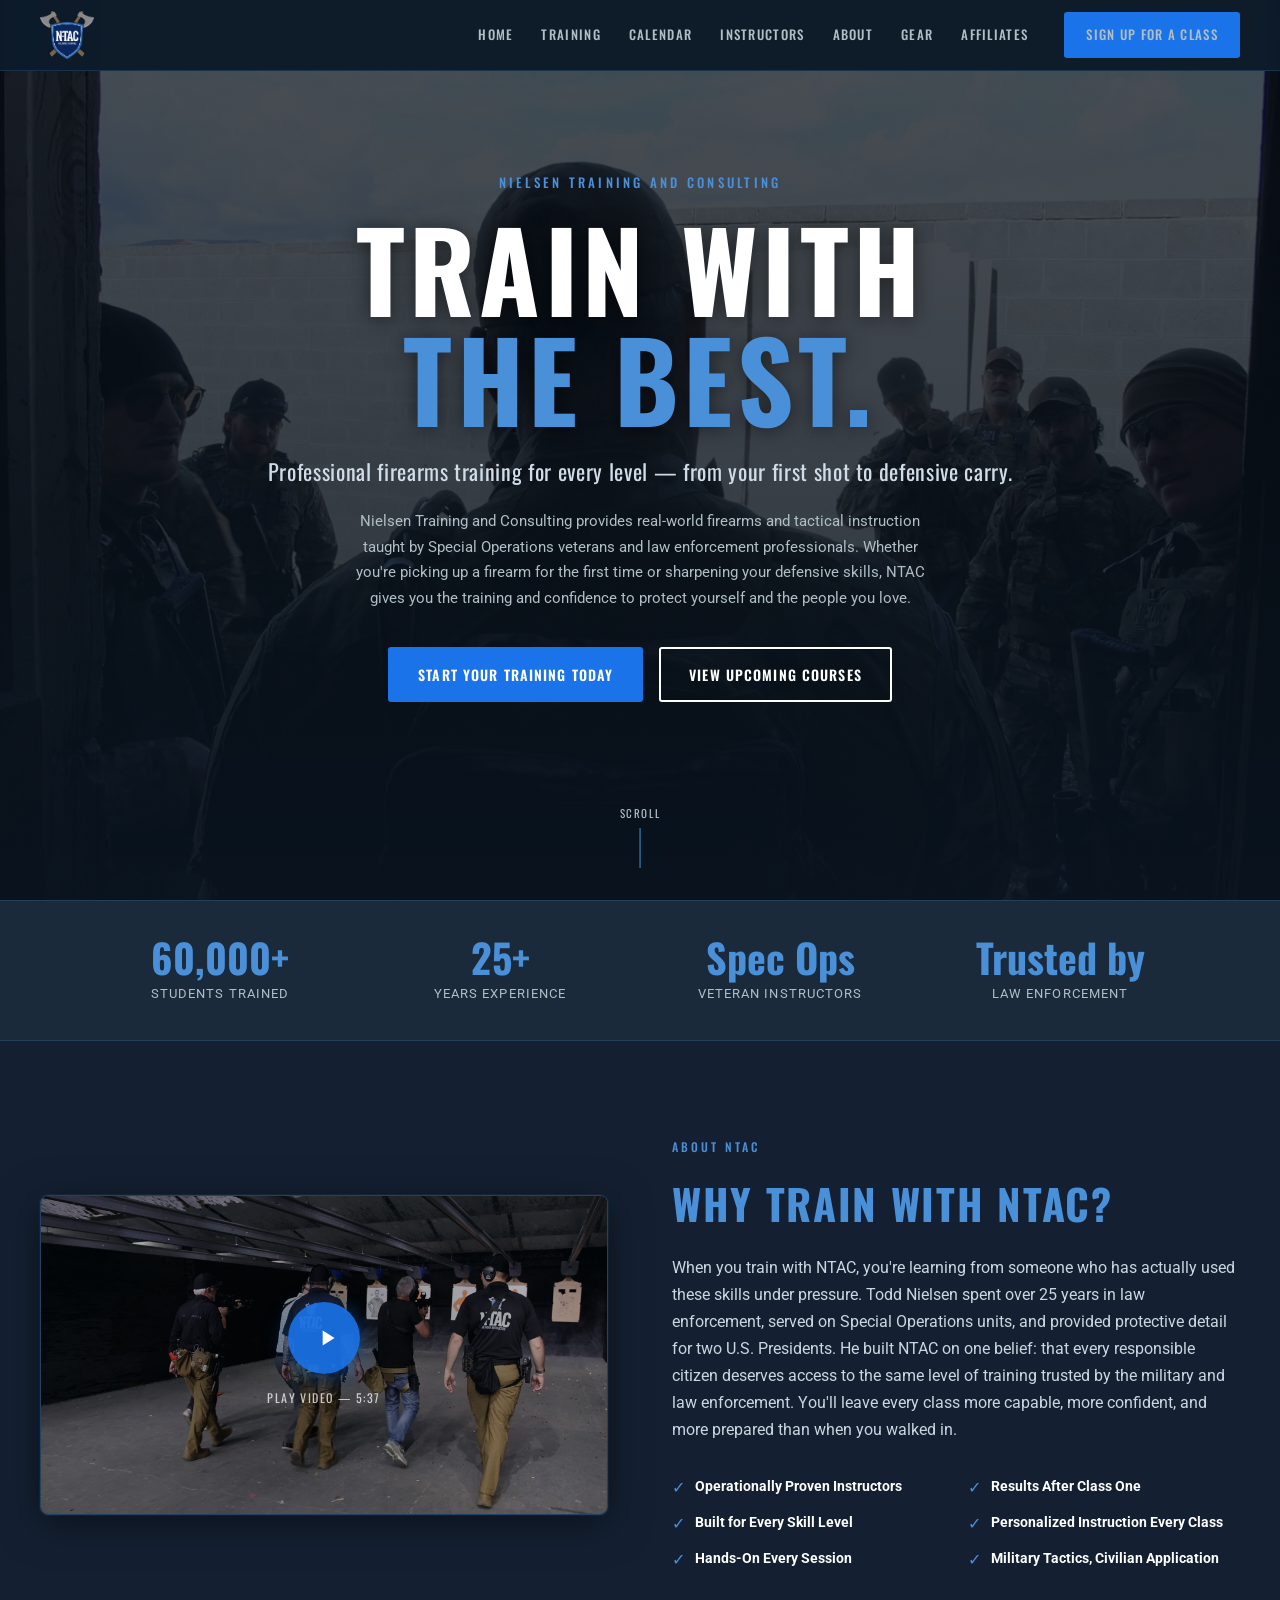
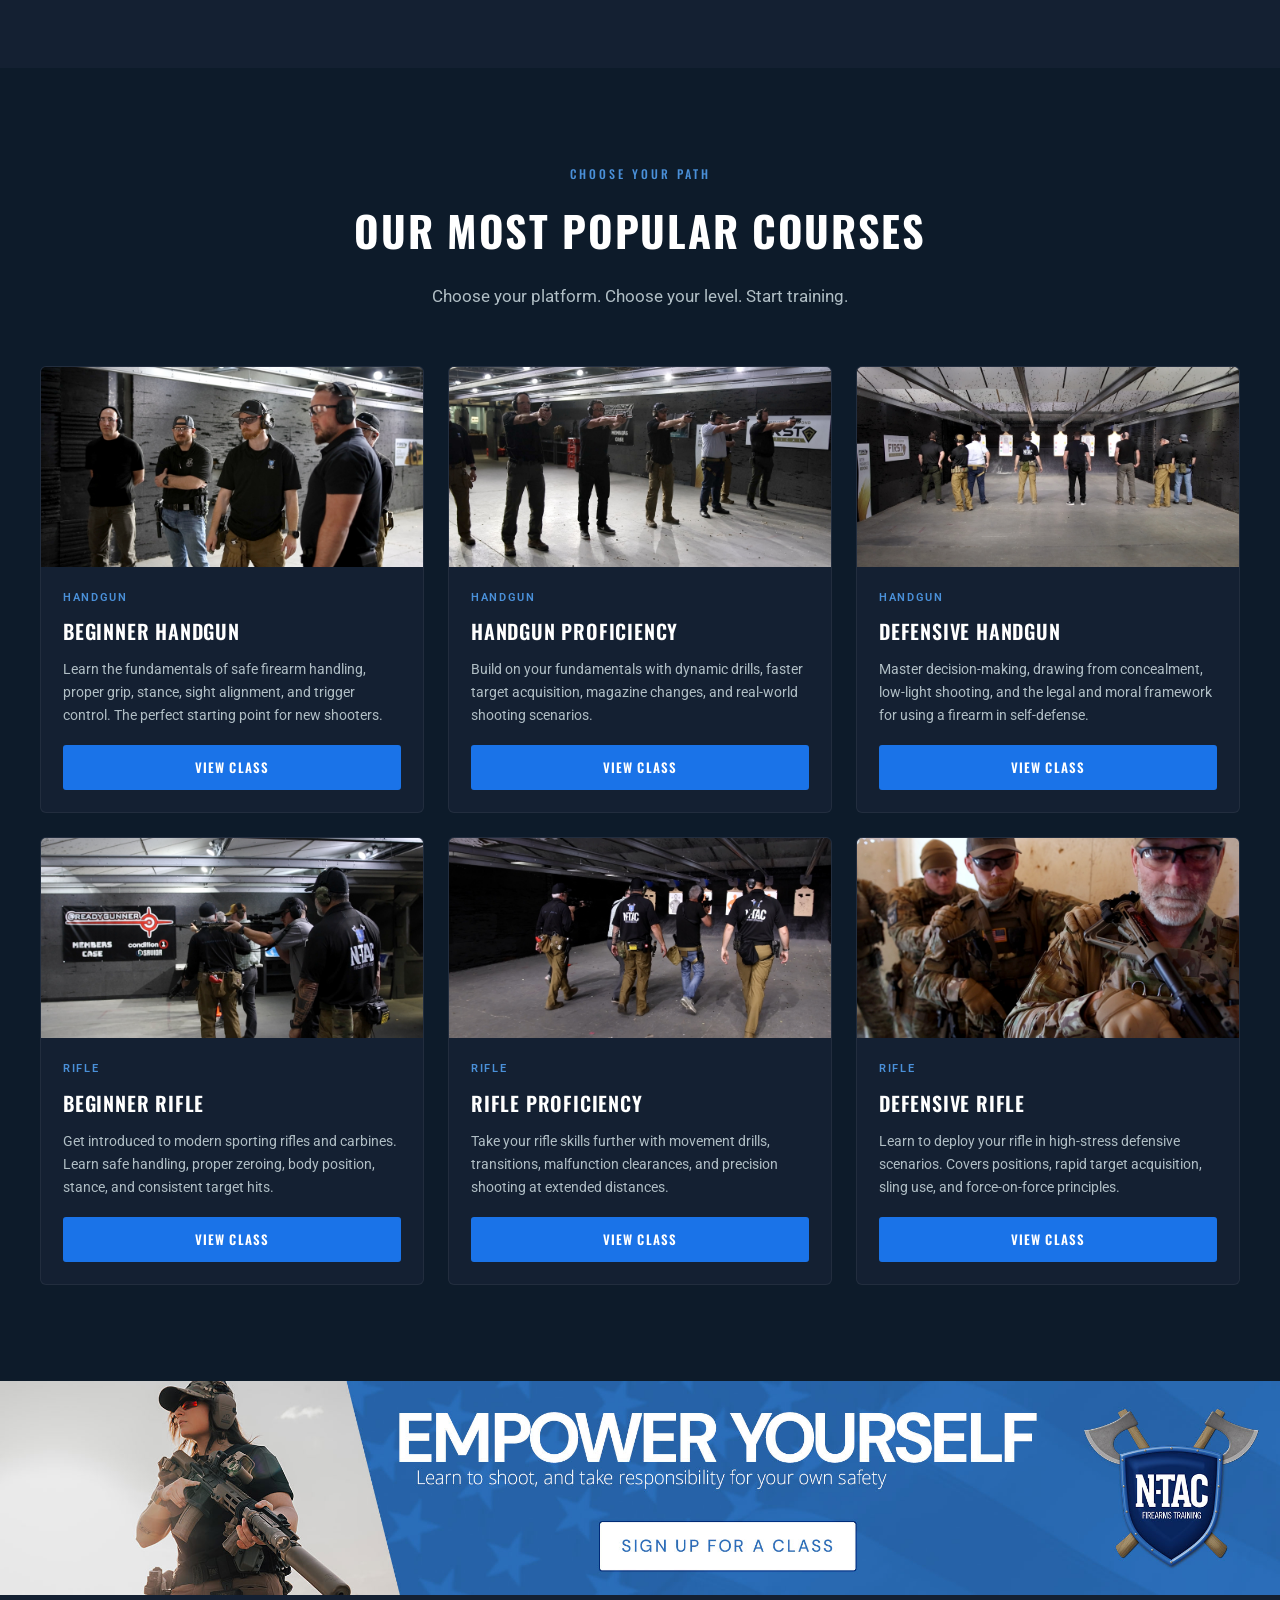
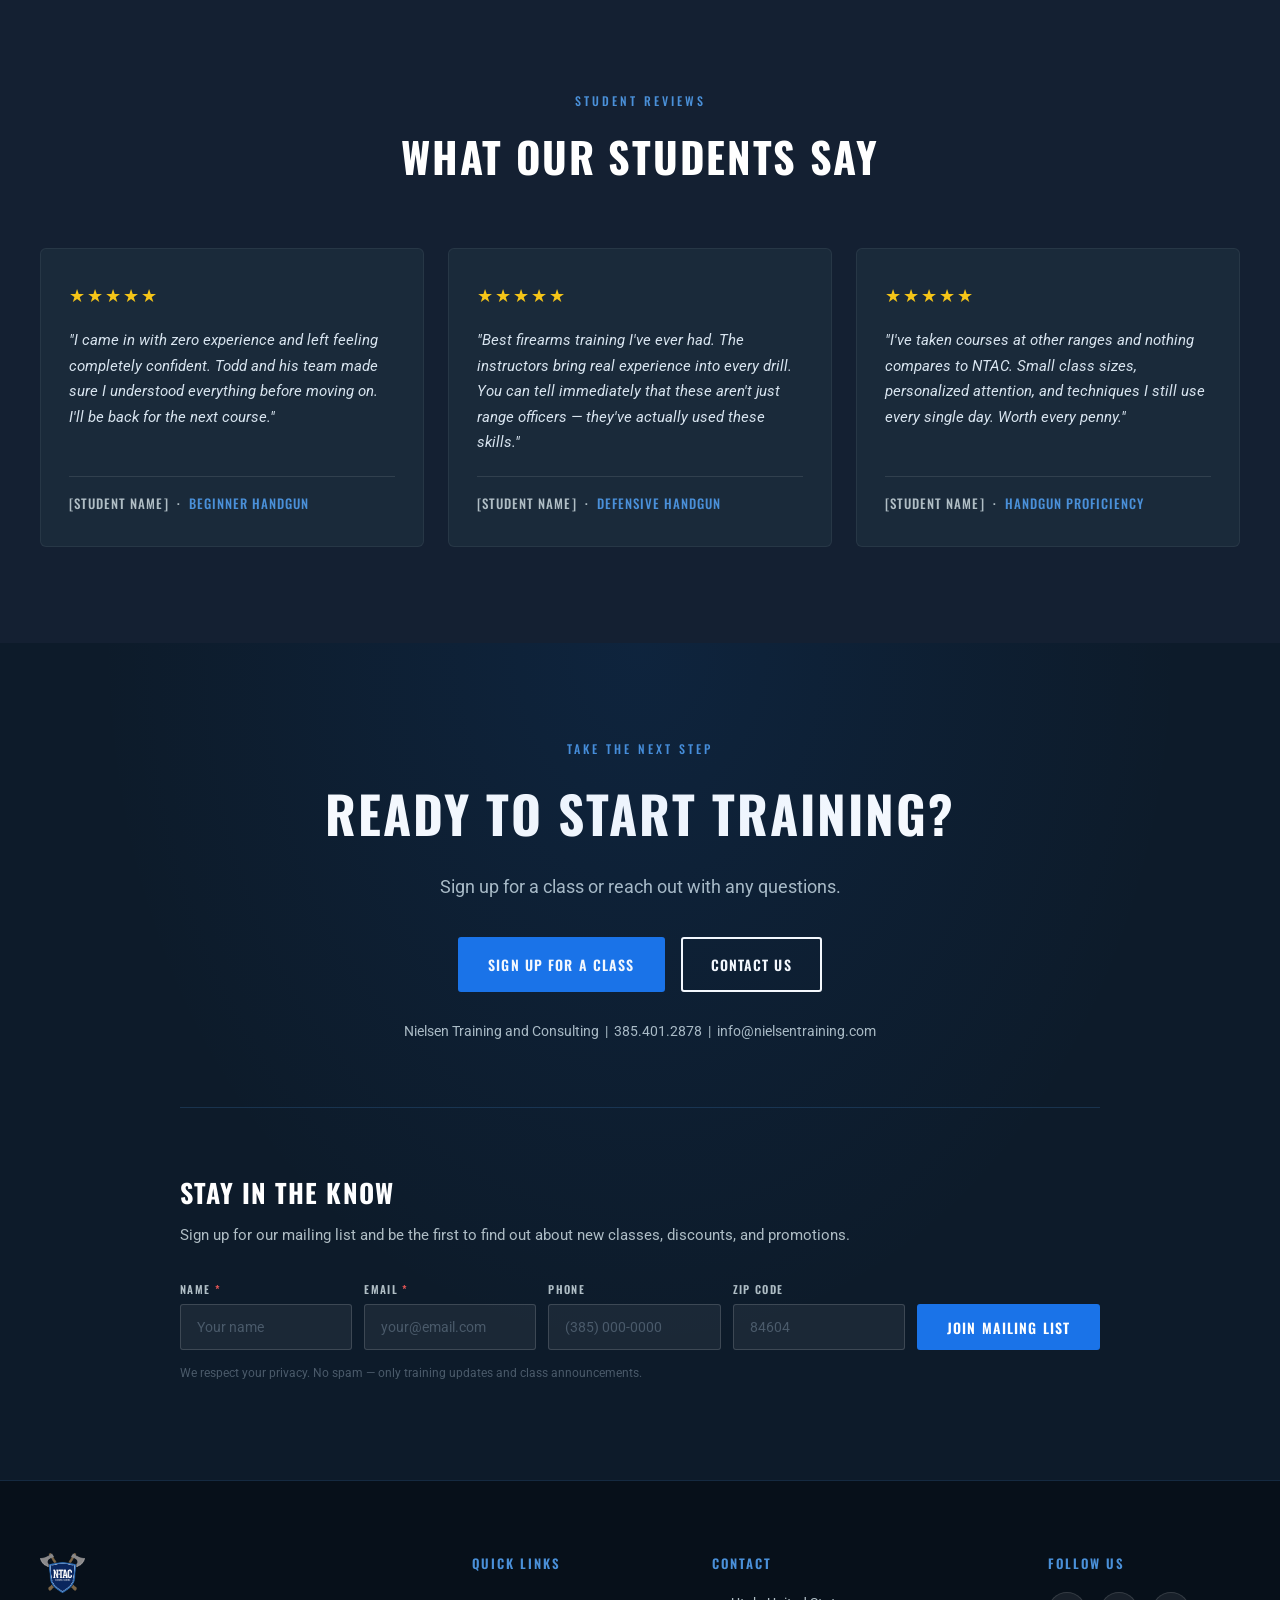
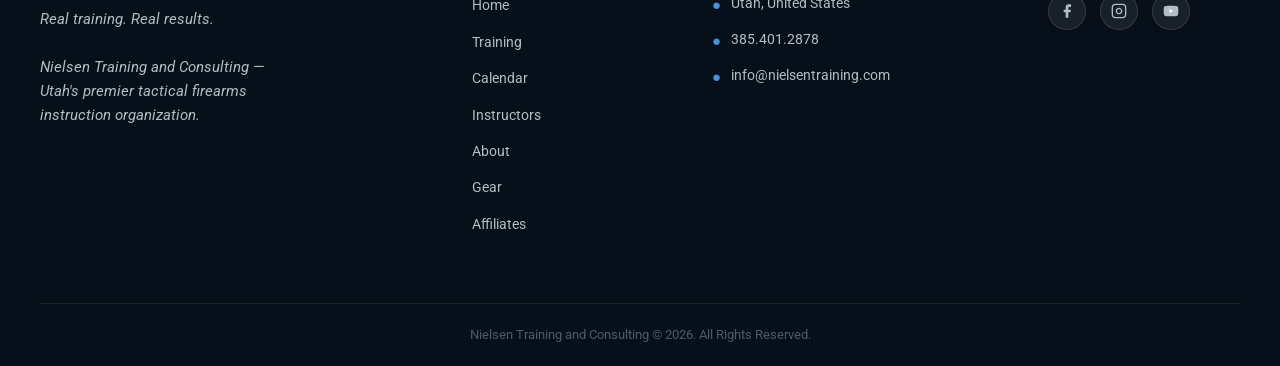
<file: index.html>
<!DOCTYPE html>
<html lang="en">
<head>
  <meta charset="UTF-8" />
  <meta name="viewport" content="width=device-width, initial-scale=1.0" />
  <title>Nielsen Training and Consulting — NTAC</title>
  <link rel="icon" type="image/png" href="images/logo-shield-color.png" />
  <link rel="apple-touch-icon" href="images/logo-shield-color.png" />
  <link rel="preconnect" href="https://fonts.googleapis.com" />
  <link rel="preconnect" href="https://fonts.gstatic.com" crossorigin />
  <link href="https://fonts.googleapis.com/css2?family=Oswald:wght@400;500;600;700&family=Roboto:ital,wght@0,400;0,500;0,700;1,400&display=swap" rel="stylesheet" />
  <style>
    *, *::before, *::after { box-sizing: border-box; margin: 0; padding: 0; }

    :root {
      --navy:       #0d1b2a;
      --navy-light: #142032;
      --navy-mid:   #1a2a3a;
      --accent:     #4a90d9;
      --cta:        #1a73e8;
      --cta-hover:  #1558b0;
      --white:      #ffffff;
      --grey:       #b0bec5;
      --gold:       #f5c518;
    }

    html { scroll-behavior: smooth; }

    body {
      background: var(--navy);
      color: var(--white);
      font-family: 'Roboto', sans-serif;
      font-size: 16px;
      line-height: 1.65;
    }

    h1, h2, h3, h4 {
      font-family: 'Oswald', sans-serif;
      text-transform: uppercase;
      letter-spacing: 0.04em;
    }

    a { color: inherit; text-decoration: none; }

    /* ── BUTTONS ─────────────────────────────────── */
    .btn {
      display: inline-block;
      padding: 14px 28px;
      font-family: 'Oswald', sans-serif;
      font-size: 14px;
      font-weight: 600;
      letter-spacing: 0.08em;
      text-transform: uppercase;
      border-radius: 3px;
      cursor: pointer;
      transition: all 0.2s ease;
      border: none;
    }
    .btn-primary {
      background: var(--cta);
      color: var(--white);
      border: 2px solid var(--cta);
    }
    .btn-primary:hover { background: var(--cta-hover); border-color: var(--cta-hover); transform: translateY(-1px); }
    .btn-outline {
      background: transparent;
      color: var(--white);
      border: 2px solid var(--white);
    }
    .btn-outline:hover { background: rgba(255,255,255,0.1); transform: translateY(-1px); }
    .btn-sm { padding: 10px 20px; font-size: 13px; }

    /* ── NAV ─────────────────────────────────────── */
    nav {
      position: fixed;
      top: 0; left: 0; right: 0;
      z-index: 200;
      background: rgba(13, 27, 42, 0.97);
      backdrop-filter: blur(8px);
      border-bottom: 1px solid rgba(74, 144, 217, 0.2);
    }
    .nav-inner {
      max-width: 1280px;
      margin: 0 auto;
      padding: 0 40px;
      height: 70px;
      display: flex;
      align-items: center;
      justify-content: space-between;
    }
    .nav-logo img { height: 48px; width: auto; display: block; }
    .nav-links {
      display: flex;
      align-items: center;
      gap: 28px;
      list-style: none;
    }
    .nav-links a {
      font-family: 'Oswald', sans-serif;
      font-size: 13px;
      font-weight: 500;
      letter-spacing: 0.1em;
      text-transform: uppercase;
      color: var(--grey);
      transition: color 0.2s;
    }
    .nav-links a:hover { color: var(--white); }
    .nav-cta { margin-left: 8px; }

    /* Hamburger */
    .hamburger {
      display: none;
      flex-direction: column;
      gap: 5px;
      cursor: pointer;
      padding: 8px;
      background: none;
      border: none;
    }
    .hamburger span {
      display: block;
      width: 24px;
      height: 2px;
      background: var(--white);
      border-radius: 2px;
      transition: all 0.3s ease;
    }
    .hamburger.open span:nth-child(1) { transform: translateY(7px) rotate(45deg); }
    .hamburger.open span:nth-child(2) { opacity: 0; }
    .hamburger.open span:nth-child(3) { transform: translateY(-7px) rotate(-45deg); }

    /* Mobile menu drawer */
    .mobile-menu {
      display: none;
      position: fixed;
      top: 70px; left: 0; right: 0;
      background: rgba(7, 16, 26, 0.98);
      backdrop-filter: blur(12px);
      border-bottom: 1px solid rgba(74,144,217,0.2);
      z-index: 199;
      padding: 24px 24px 32px;
      transform: translateY(-100%);
      opacity: 0;
      transition: transform 0.3s ease, opacity 0.3s ease;
    }
    .mobile-menu.open {
      transform: translateY(0);
      opacity: 1;
    }
    .mobile-menu ul {
      list-style: none;
      display: flex;
      flex-direction: column;
      gap: 4px;
      margin-bottom: 20px;
    }
    .mobile-menu ul a {
      display: block;
      font-family: 'Oswald', sans-serif;
      font-size: 18px;
      font-weight: 500;
      letter-spacing: 0.08em;
      text-transform: uppercase;
      color: var(--grey);
      padding: 10px 0;
      border-bottom: 1px solid rgba(255,255,255,0.06);
      transition: color 0.2s;
    }
    .mobile-menu ul a:hover { color: var(--white); }
    .mobile-menu .btn { width: 100%; text-align: center; }

    /* ── HERO ────────────────────────────────────── */
    .hero {
      position: relative;
      min-height: 100svh;
      display: flex;
      align-items: center;
      justify-content: center;
      text-align: center;
      overflow: hidden;
      padding-top: 70px;
    }
    .hero-bg {
      position: absolute;
      inset: 0;
      background-image: url('images/defensive-rifle-3.jpg');
      background-size: cover;
      background-position: center 30%;
      filter: brightness(0.45);
    }
    .hero-overlay {
      position: absolute;
      inset: 0;
      background: linear-gradient(to bottom, rgba(13,27,42,0.3) 0%, rgba(13,27,42,0.7) 100%);
    }
    .hero-content {
      position: relative;
      z-index: 2;
      max-width: 820px;
      padding: 40px 24px;
    }
    .hero-eyebrow {
      font-family: 'Oswald', sans-serif;
      font-size: 13px;
      font-weight: 500;
      letter-spacing: 0.25em;
      text-transform: uppercase;
      color: var(--accent);
      margin-bottom: 20px;
    }
    .hero h1 {
      font-size: clamp(44px, 9vw, 110px);
      font-weight: 700;
      line-height: 1.0;
      color: var(--white);
      margin-bottom: 20px;
      text-shadow: 0 2px 20px rgba(0,0,0,0.5);
    }
    .hero h1 span { color: var(--accent); }
    .hero-sub {
      font-family: 'Oswald', sans-serif;
      font-size: clamp(16px, 2.5vw, 22px);
      font-weight: 400;
      color: #d0dde8;
      margin-bottom: 20px;
      letter-spacing: 0.03em;
    }
    .hero-body {
      font-size: 15px;
      color: var(--grey);
      max-width: 580px;
      margin: 0 auto 36px;
      line-height: 1.7;
    }
    .hero-btns {
      display: flex;
      gap: 16px;
      justify-content: center;
      flex-wrap: wrap;
    }
    .hero-scroll {
      position: absolute;
      bottom: 32px;
      left: 50%;
      transform: translateX(-50%);
      z-index: 2;
      display: flex;
      flex-direction: column;
      align-items: center;
      gap: 6px;
      color: var(--grey);
      font-size: 11px;
      letter-spacing: 0.15em;
      text-transform: uppercase;
      font-family: 'Oswald', sans-serif;
      animation: bounce 2s infinite;
    }
    .hero-scroll::after {
      content: '';
      display: block;
      width: 1px;
      height: 40px;
      background: var(--accent);
    }
    @keyframes bounce {
      0%, 100% { transform: translateX(-50%) translateY(0); }
      50%       { transform: translateX(-50%) translateY(6px); }
    }

    /* ── STATS BAR ───────────────────────────────── */
    .stats-bar {
      background: var(--navy-mid);
      border-top: 1px solid rgba(74,144,217,0.2);
      border-bottom: 1px solid rgba(74,144,217,0.2);
      padding: 36px 40px;
    }
    .stats-inner {
      max-width: 1100px;
      margin: 0 auto;
      display: grid;
      grid-template-columns: repeat(4, 1fr);
      gap: 20px;
    }
    .stat-item { text-align: center; }
    .stat-number {
      font-family: 'Oswald', sans-serif;
      font-size: 40px;
      font-weight: 700;
      color: var(--accent);
      line-height: 1;
      display: block;
    }
    .stat-label {
      font-size: 13px;
      color: var(--grey);
      text-transform: uppercase;
      letter-spacing: 0.08em;
      margin-top: 6px;
      display: block;
    }

    /* ── SECTION COMMONS ─────────────────────────── */
    section { padding: 96px 40px; }
    .section-inner { max-width: 1200px; margin: 0 auto; }
    .section-label {
      font-family: 'Oswald', sans-serif;
      font-size: 12px;
      font-weight: 500;
      letter-spacing: 0.25em;
      color: var(--accent);
      text-transform: uppercase;
      display: block;
      margin-bottom: 12px;
    }
    .section-heading {
      font-size: clamp(26px, 3.5vw, 42px);
      font-weight: 700;
      color: var(--white);
      margin-bottom: 16px;
    }
    .section-sub {
      font-size: 17px;
      color: var(--grey);
      margin-bottom: 56px;
    }
    .centered { text-align: center; }

    /* ── WHY NTAC ────────────────────────────────── */
    .why-ntac { background: var(--navy-light); }
    .why-outer {
      display: grid;
      grid-template-columns: 1fr 1fr;
      gap: 64px;
      align-items: center;
    }
    .video-card {
      border-radius: 8px;
      overflow: hidden;
      border: 1px solid rgba(74,144,217,0.3);
      box-shadow: 0 8px 40px rgba(0,0,0,0.5), 0 0 0 1px rgba(74,144,217,0.1);
    }
    .video-card-header {
      background: var(--navy-mid);
      padding: 14px 18px;
      display: flex;
      align-items: center;
      gap: 12px;
      border-bottom: 1px solid rgba(74,144,217,0.2);
    }
    .video-card-header img { height: 28px; width: auto; }
    .video-card-header-text { flex: 1; }
    .video-card-header-text strong {
      display: block;
      font-family: 'Oswald', sans-serif;
      font-size: 13px;
      font-weight: 600;
      letter-spacing: 0.06em;
      color: var(--white);
      text-transform: uppercase;
    }
    .video-card-header-text span { font-size: 11px; color: var(--grey); }
    .video-placeholder {
      position: relative;
      background: #08111a;
      overflow: hidden;
      aspect-ratio: 16/9;
      cursor: pointer;
    }
    .video-placeholder img {
      width: 100%;
      height: 100%;
      object-fit: cover;
      opacity: 0.7;
      transition: opacity 0.3s;
    }
    .video-placeholder:hover img { opacity: 0.5; }
    .video-play {
      position: absolute;
      inset: 0;
      display: flex;
      flex-direction: column;
      align-items: center;
      justify-content: center;
      gap: 14px;
      background: radial-gradient(ellipse at center, rgba(0,0,0,0.3) 0%, transparent 70%);
    }
    .play-icon {
      width: 72px;
      height: 72px;
      background: rgba(26,115,232,0.92);
      border-radius: 50%;
      display: flex;
      align-items: center;
      justify-content: center;
      transition: all 0.2s;
      box-shadow: 0 4px 24px rgba(26,115,232,0.5);
    }
    .video-placeholder:hover .play-icon { background: var(--cta); transform: scale(1.1); box-shadow: 0 6px 32px rgba(26,115,232,0.7); }
    .play-icon svg { margin-left: 5px; }
    .video-caption {
      font-family: 'Oswald', sans-serif;
      font-size: 12px;
      letter-spacing: 0.12em;
      color: rgba(255,255,255,0.75);
      text-transform: uppercase;
    }
    .video-card-footer {
      background: var(--navy-mid);
      padding: 12px 18px;
      display: flex;
      align-items: center;
      justify-content: space-between;
      border-top: 1px solid rgba(74,144,217,0.15);
    }
    .video-card-footer span {
      font-size: 12px;
      color: var(--grey);
      font-family: 'Oswald', sans-serif;
      letter-spacing: 0.08em;
      text-transform: uppercase;
    }
    .video-card-footer a {
      font-size: 12px;
      color: var(--accent);
      font-family: 'Oswald', sans-serif;
      letter-spacing: 0.08em;
      text-transform: uppercase;
      transition: color 0.2s;
    }
    .video-card-footer a:hover { color: var(--white); }
    .why-content .section-heading { color: var(--accent); }
    .why-body {
      color: #cdd6e0;
      margin-bottom: 32px;
      font-size: 15.5px;
      line-height: 1.75;
    }
    .bullets-grid {
      display: grid;
      grid-template-columns: 1fr 1fr;
      gap: 12px 24px;
    }
    .bullet-item { display: flex; align-items: flex-start; gap: 10px; }
    .bullet-icon { color: var(--accent); font-size: 16px; line-height: 1.5; flex-shrink: 0; }
    .bullet-text { font-size: 14px; font-weight: 700; color: var(--white); line-height: 1.5; }

    /* ── COURSES ─────────────────────────────────── */
    .courses { background: var(--navy); }
    .courses-grid {
      display: grid;
      grid-template-columns: repeat(3, 1fr);
      gap: 24px;
    }
    .course-card {
      background: var(--navy-light);
      border-radius: 6px;
      overflow: hidden;
      display: flex;
      flex-direction: column;
      border: 1px solid rgba(255,255,255,0.06);
      transition: all 0.25s ease;
    }
    .course-card:hover {
      transform: translateY(-4px);
      border-color: rgba(74,144,217,0.5);
      box-shadow: 0 12px 40px rgba(26,115,232,0.18);
    }
    .course-card-img { height: 200px; overflow: hidden; }
    .course-card-img img {
      width: 100%;
      height: 100%;
      object-fit: cover;
      transition: transform 0.4s ease;
    }
    .course-card:hover .course-card-img img { transform: scale(1.05); }
    .course-card-body { padding: 22px 22px 0; flex: 1; display: flex; flex-direction: column; }
    .course-tag { font-size: 11px; font-weight: 600; letter-spacing: 0.15em; text-transform: uppercase; color: var(--accent); margin-bottom: 8px; }
    .course-title { font-family: 'Oswald', sans-serif; font-size: 20px; font-weight: 600; color: var(--white); margin-bottom: 10px; text-transform: uppercase; }
    .course-desc { font-size: 14px; color: var(--grey); line-height: 1.65; flex: 1; }
    .course-card-footer { padding: 18px 22px 22px; }
    .course-card-footer .btn { width: 100%; text-align: center; }

    /* ── EMPOWER BANNER ──────────────────────────── */
    .empower-banner { width: 100%; display: block; line-height: 0; }
    .empower-banner img { width: 100%; height: auto; display: block; }

    /* ── TESTIMONIALS ────────────────────────────── */
    .testimonials { background: var(--navy-light); }
    .testi-grid {
      display: grid;
      grid-template-columns: repeat(3, 1fr);
      gap: 24px;
    }
    .testi-card {
      background: var(--navy-mid);
      border-radius: 6px;
      padding: 32px 28px;
      border: 1px solid rgba(255,255,255,0.06);
      display: flex;
      flex-direction: column;
    }
    .testi-stars { color: var(--gold); font-size: 18px; letter-spacing: 2px; margin-bottom: 18px; }
    .testi-quote { font-style: italic; color: #d8e4ef; font-size: 15px; line-height: 1.7; flex: 1; margin-bottom: 20px; }
    .testi-name {
      font-family: 'Oswald', sans-serif;
      font-size: 13px;
      font-weight: 500;
      letter-spacing: 0.08em;
      color: var(--grey);
      text-transform: uppercase;
      border-top: 1px solid rgba(255,255,255,0.1);
      padding-top: 16px;
    }
    .testi-name span { color: var(--accent); }

    /* ── COMBINED CTA + EMAIL ────────────────────── */
    .bottom-section {
      background: var(--navy);
      position: relative;
      overflow: hidden;
    }
    .bottom-section::before {
      content: '';
      position: absolute;
      inset: 0;
      background: radial-gradient(ellipse at center top, rgba(26,115,232,0.1) 0%, transparent 60%);
      pointer-events: none;
    }
    .bottom-inner {
      max-width: 1000px;
      margin: 0 auto;
      padding: 96px 40px;
    }
    .bottom-cta {
      text-align: center;
      padding-bottom: 64px;
      border-bottom: 1px solid rgba(74,144,217,0.2);
      margin-bottom: 64px;
    }
    .bottom-cta .section-heading { font-size: clamp(30px, 4vw, 52px); }
    .cta-sub { font-size: 18px; color: var(--grey); margin-bottom: 36px; }
    .cta-btns { display: flex; gap: 16px; justify-content: center; flex-wrap: wrap; margin-bottom: 28px; }
    .cta-contact { font-size: 14px; color: var(--grey); }
    .cta-contact a:hover { color: var(--white); }

    .email-signup-head { margin-bottom: 32px; }
    .email-signup-head h3 {
      font-family: 'Oswald', sans-serif;
      font-size: 26px;
      font-weight: 700;
      color: var(--white);
      text-transform: uppercase;
      letter-spacing: 0.04em;
      margin-bottom: 8px;
    }
    .email-signup-head p { font-size: 15px; color: var(--grey); }

    .email-form {
      display: grid;
      grid-template-columns: 1fr 1fr 1fr 1fr auto;
      gap: 12px;
      align-items: end;
    }
    .email-form-group { display: flex; flex-direction: column; gap: 6px; }
    .email-form-group label {
      font-family: 'Oswald', sans-serif;
      font-size: 11px;
      font-weight: 600;
      letter-spacing: 0.12em;
      text-transform: uppercase;
      color: var(--grey);
    }
    .email-form-group label span { color: #e05555; }
    .email-form-group input {
      background: rgba(255,255,255,0.06);
      border: 1px solid rgba(255,255,255,0.15);
      border-radius: 3px;
      padding: 12px 16px;
      font-size: 14px;
      color: var(--white);
      font-family: 'Roboto', sans-serif;
      outline: none;
      transition: border-color 0.2s;
      width: 100%;
      height: 46px;
    }
    .email-form-group input::placeholder { color: #4a5a6a; }
    .email-form-group input:focus { border-color: var(--accent); }
    .email-form .btn { height: 46px; white-space: nowrap; padding: 0 28px; }
    .email-form-note { margin-top: 14px; font-size: 12px; color: #4a5a6a; }

    /* ── FOOTER ──────────────────────────────────── */
    footer {
      background: #07101a;
      padding: 72px 40px 0;
      border-top: 1px solid rgba(74,144,217,0.2);
    }
    .footer-grid {
      max-width: 1200px;
      margin: 0 auto;
      display: grid;
      grid-template-columns: 2fr 1fr 1.5fr 1fr;
      gap: 48px;
      padding-bottom: 56px;
    }
    .footer-logo { display: flex; align-items: center; gap: 10px; margin-bottom: 14px; }
    .footer-logo img { height: 40px; }
    .footer-tagline { font-style: italic; color: var(--grey); font-size: 15px; line-height: 1.6; max-width: 240px; }
    .footer-col h4 {
      font-family: 'Oswald', sans-serif;
      font-size: 13px;
      font-weight: 600;
      letter-spacing: 0.15em;
      color: var(--accent);
      text-transform: uppercase;
      margin-bottom: 18px;
    }
    .footer-col ul { list-style: none; }
    .footer-col ul li { margin-bottom: 10px; }
    .footer-col ul a { font-size: 14px; color: var(--grey); transition: color 0.2s; }
    .footer-col ul a:hover { color: var(--white); }
    .footer-contact-item { display: flex; align-items: flex-start; gap: 10px; margin-bottom: 10px; font-size: 14px; color: var(--grey); }
    .footer-contact-item span:first-child { color: var(--accent); font-size: 15px; flex-shrink: 0; margin-top: 1px; }
    .social-icons { display: flex; gap: 14px; margin-top: 4px; }
    .social-icon {
      width: 38px;
      height: 38px;
      border-radius: 50%;
      background: rgba(255,255,255,0.07);
      border: 1px solid rgba(255,255,255,0.12);
      display: flex;
      align-items: center;
      justify-content: center;
      color: var(--grey);
      transition: all 0.2s;
    }
    .social-icon:hover { background: var(--cta); border-color: var(--cta); color: var(--white); }
    .footer-bottom {
      max-width: 1200px;
      margin: 0 auto;
      padding: 20px 0;
      border-top: 1px solid rgba(255,255,255,0.07);
      text-align: center;
      font-size: 13px;
      color: #4a5a6a;
    }

    /* ══════════════════════════════════════════════
       MOBILE STYLES
    ══════════════════════════════════════════════ */

    @media (max-width: 900px) {
      /* Nav */
      .nav-inner { padding: 0 20px; }
      .nav-links { display: none; }
      .hamburger { display: flex; }
      .mobile-menu { display: block; }

      /* Hero */
      .hero-body { display: none; }
      .hero-scroll { display: none; }
      .hero-btns .btn { padding: 13px 20px; font-size: 13px; }

      /* Stats — 2x2 */
      .stats-bar { padding: 28px 20px; }
      .stats-inner { grid-template-columns: 1fr 1fr; gap: 24px 16px; }
      .stat-number { font-size: 32px; }

      /* Section padding */
      section { padding: 64px 20px; }

      /* Why NTAC — stack */
      .why-outer { grid-template-columns: 1fr; gap: 32px; }
      .bullets-grid { grid-template-columns: 1fr; }

      /* Courses — 2 col */
      .courses-grid { grid-template-columns: 1fr 1fr; gap: 16px; }

      /* Testimonials — 1 col */
      .testi-grid { grid-template-columns: 1fr; gap: 16px; }

      /* Bottom section */
      .bottom-inner { padding: 64px 20px; }
      .bottom-cta { padding-bottom: 48px; margin-bottom: 48px; }

      /* Email form — 2 col */
      .email-form { grid-template-columns: 1fr 1fr; }
      .email-form .btn { grid-column: 1 / -1; width: 100%; }

      /* Footer — 2 col */
      footer { padding: 48px 20px 0; }
      .footer-grid { grid-template-columns: 1fr 1fr; gap: 32px; }
    }

    @media (max-width: 560px) {
      /* Nav */
      .nav-logo img { height: 40px; }

      /* Hero */
      .hero h1 { font-size: clamp(38px, 11vw, 56px); }
      .hero-sub { font-size: 15px; }
      .hero-btns { flex-direction: column; align-items: center; gap: 12px; }
      .hero-btns .btn { width: 100%; max-width: 300px; text-align: center; }

      /* Stats — single col */
      .stats-inner { grid-template-columns: 1fr 1fr; gap: 20px 8px; }
      .stat-number { font-size: 28px; }
      .stat-label { font-size: 11px; }

      /* Section heading */
      .section-heading { font-size: 26px; }
      .section-sub { font-size: 15px; margin-bottom: 36px; }

      /* Why NTAC */
      .why-body { font-size: 14.5px; }

      /* Courses — single col */
      .courses-grid { grid-template-columns: 1fr; }
      .course-card-img { height: 180px; }

      /* Testimonials */
      .testi-card { padding: 24px 20px; }

      /* CTA */
      .cta-sub { font-size: 16px; }
      .cta-btns { flex-direction: column; align-items: center; gap: 12px; }
      .cta-btns .btn { width: 100%; max-width: 300px; text-align: center; }

      /* Email form — single col */
      .email-form { grid-template-columns: 1fr; }

      /* Footer — single col */
      .footer-grid { grid-template-columns: 1fr; gap: 36px; }
      .footer-tagline { max-width: 100%; }
    }
  </style>
</head>
<body>

<!-- ── NAV ─────────────────────────────────────── -->
<nav>
  <div class="nav-inner">
    <div class="nav-logo">
      <img src="images/logo-shield-color.png" alt="NTAC" />
    </div>
    <ul class="nav-links">
      <li><a href="#">Home</a></li>
      <li><a href="#courses">Training</a></li>
      <li><a href="calendar.html">Calendar</a></li>
      <li><a href="#">Instructors</a></li>
      <li><a href="#">About</a></li>
      <li><a href="#">Gear</a></li>
      <li><a href="#">Affiliates</a></li>
      <li class="nav-cta"><a href="#courses" class="btn btn-primary btn-sm">Sign Up for a Class</a></li>
    </ul>
    <button class="hamburger" id="hamburger" aria-label="Menu">
      <span></span><span></span><span></span>
    </button>
  </div>
</nav>

<!-- Mobile Menu Drawer -->
<div class="mobile-menu" id="mobileMenu">
  <ul>
    <li><a href="#" onclick="closeMenu()">Home</a></li>
    <li><a href="#courses" onclick="closeMenu()">Training</a></li>
    <li><a href="calendar.html" onclick="closeMenu()">Calendar</a></li>
    <li><a href="#" onclick="closeMenu()">Instructors</a></li>
    <li><a href="#" onclick="closeMenu()">About</a></li>
    <li><a href="#" onclick="closeMenu()">Gear</a></li>
    <li><a href="#" onclick="closeMenu()">Affiliates</a></li>
  </ul>
  <a href="#courses" class="btn btn-primary" onclick="closeMenu()">Sign Up for a Class</a>
</div>

<!-- ── HERO ────────────────────────────────────── -->
<section class="hero">
  <div class="hero-bg"></div>
  <div class="hero-overlay"></div>
  <div class="hero-content">
    <p class="hero-eyebrow">Nielsen Training and Consulting</p>
    <h1>Train With <span>the Best.</span></h1>
    <p class="hero-sub">Professional firearms training for every level — from your first shot to defensive carry.</p>
    <p class="hero-body">Nielsen Training and Consulting provides real-world firearms and tactical instruction taught by Special Operations veterans and law enforcement professionals. Whether you're picking up a firearm for the first time or sharpening your defensive skills, NTAC gives you the training and confidence to protect yourself and the people you love.</p>
    <div class="hero-btns">
      <a href="#courses" class="btn btn-primary">Start Your Training Today</a>
      <a href="/calendar" class="btn btn-outline">View Upcoming Courses</a>
    </div>
  </div>
  <div class="hero-scroll">Scroll</div>
</section>

<!-- ── STATS BAR ─────────────────────────────── -->
<div class="stats-bar">
  <div class="stats-inner">
    <div class="stat-item">
      <span class="stat-number">60,000+</span>
      <span class="stat-label">Students Trained</span>
    </div>
    <div class="stat-item">
      <span class="stat-number">25+</span>
      <span class="stat-label">Years Experience</span>
    </div>
    <div class="stat-item">
      <span class="stat-number">Spec Ops</span>
      <span class="stat-label">Veteran Instructors</span>
    </div>
    <div class="stat-item">
      <span class="stat-number">Trusted by</span>
      <span class="stat-label">Law Enforcement</span>
    </div>
  </div>
</div>

<!-- ── WHY NTAC ─────────────────────────────── -->
<section class="why-ntac">
  <div class="section-inner">
    <div class="why-outer">

      <!-- Video card -->
      <div class="video-card">
        <div class="video-placeholder" id="videoThumb" onclick="playVideo()">
          <img src="images/rifle-proficiency.jpg" alt="Todd Nielsen" />
          <div class="video-play">
            <div class="play-icon">
              <svg width="26" height="26" viewBox="0 0 24 24" fill="white"><path d="M8 5v14l11-7z"/></svg>
            </div>
            <span class="video-caption">Play Video — 5:37</span>
          </div>
        </div>
      </div>

      <!-- Right column: heading + body + bullets -->
      <div class="why-content">
        <span class="section-label">About NTAC</span>
        <h2 class="section-heading" style="color: var(--accent);">Why Train With NTAC?</h2>
        <p class="why-body">When you train with NTAC, you're learning from someone who has actually used these skills under pressure. Todd Nielsen spent over 25 years in law enforcement, served on Special Operations units, and provided protective detail for two U.S. Presidents. He built NTAC on one belief: that every responsible citizen deserves access to the same level of training trusted by the military and law enforcement. You'll leave every class more capable, more confident, and more prepared than when you walked in.</p>
        <div class="bullets-grid">
          <div class="bullet-item"><span class="bullet-icon">&#10003;</span><span class="bullet-text">Operationally Proven Instructors</span></div>
          <div class="bullet-item"><span class="bullet-icon">&#10003;</span><span class="bullet-text">Results After Class One</span></div>
          <div class="bullet-item"><span class="bullet-icon">&#10003;</span><span class="bullet-text">Built for Every Skill Level</span></div>
          <div class="bullet-item"><span class="bullet-icon">&#10003;</span><span class="bullet-text">Personalized Instruction Every Class</span></div>
          <div class="bullet-item"><span class="bullet-icon">&#10003;</span><span class="bullet-text">Hands-On Every Session</span></div>
          <div class="bullet-item"><span class="bullet-icon">&#10003;</span><span class="bullet-text">Military Tactics, Civilian Application</span></div>
        </div>
      </div>

    </div>
  </div>
</section>

<!-- ── COURSES ──────────────────────────────── -->
<section class="courses" id="courses">
  <div class="section-inner">
    <div class="centered">
      <span class="section-label">Choose Your Path</span>
      <h2 class="section-heading">Our Most Popular Courses</h2>
      <p class="section-sub">Choose your platform. Choose your level. Start training.</p>
    </div>
    <div class="courses-grid">
      <div class="course-card">
        <div class="course-card-img"><img src="images/beginner-handgun.jpg" alt="Beginner Handgun" /></div>
        <div class="course-card-body">
          <span class="course-tag">Handgun</span>
          <h3 class="course-title">Beginner Handgun</h3>
          <p class="course-desc">Learn the fundamentals of safe firearm handling, proper grip, stance, sight alignment, and trigger control. The perfect starting point for new shooters.</p>
        </div>
        <div class="course-card-footer"><a href="beginner-handgun.html" class="btn btn-primary btn-sm">View Class</a></div>
      </div>
      <div class="course-card">
        <div class="course-card-img"><img src="images/handgun-proficiency.jpg" alt="Handgun Proficiency" /></div>
        <div class="course-card-body">
          <span class="course-tag">Handgun</span>
          <h3 class="course-title">Handgun Proficiency</h3>
          <p class="course-desc">Build on your fundamentals with dynamic drills, faster target acquisition, magazine changes, and real-world shooting scenarios.</p>
        </div>
        <div class="course-card-footer"><a href="handgun-proficiency.html" class="btn btn-primary btn-sm">View Class</a></div>
      </div>
      <div class="course-card">
        <div class="course-card-img"><img src="images/defensive-handgun.jpg" alt="Defensive Handgun" /></div>
        <div class="course-card-body">
          <span class="course-tag">Handgun</span>
          <h3 class="course-title">Defensive Handgun</h3>
          <p class="course-desc">Master decision-making, drawing from concealment, low-light shooting, and the legal and moral framework for using a firearm in self-defense.</p>
        </div>
        <div class="course-card-footer"><a href="defensive-handgun.html" class="btn btn-primary btn-sm">View Class</a></div>
      </div>
      <div class="course-card">
        <div class="course-card-img"><img src="images/beginner-rifle.jpg" alt="Beginner Rifle" /></div>
        <div class="course-card-body">
          <span class="course-tag">Rifle</span>
          <h3 class="course-title">Beginner Rifle</h3>
          <p class="course-desc">Get introduced to modern sporting rifles and carbines. Learn safe handling, proper zeroing, body position, stance, and consistent target hits.</p>
        </div>
        <div class="course-card-footer"><a href="beginner-rifle.html" class="btn btn-primary btn-sm">View Class</a></div>
      </div>
      <div class="course-card">
        <div class="course-card-img"><img src="images/rifle-proficiency.jpg" alt="Rifle Proficiency" /></div>
        <div class="course-card-body">
          <span class="course-tag">Rifle</span>
          <h3 class="course-title">Rifle Proficiency</h3>
          <p class="course-desc">Take your rifle skills further with movement drills, transitions, malfunction clearances, and precision shooting at extended distances.</p>
        </div>
        <div class="course-card-footer"><a href="rifle-proficiency.html" class="btn btn-primary btn-sm">View Class</a></div>
      </div>
      <div class="course-card">
        <div class="course-card-img"><img src="images/defensive-rifle.jpg" alt="Defensive Rifle" /></div>
        <div class="course-card-body">
          <span class="course-tag">Rifle</span>
          <h3 class="course-title">Defensive Rifle</h3>
          <p class="course-desc">Learn to deploy your rifle in high-stress defensive scenarios. Covers positions, rapid target acquisition, sling use, and force-on-force principles.</p>
        </div>
        <div class="course-card-footer"><a href="defensive-rifle.html" class="btn btn-primary btn-sm">View Class</a></div>
      </div>
    </div>
  </div>
</section>

<!-- ── EMPOWER BANNER ────────────────────── -->
<div class="empower-banner">
  <img src="images/empower-banner.jpg" alt="Empower Yourself — Nielsen Training and Consulting" />
</div>

<!-- ── TESTIMONIALS ─────────────────────────── -->
<section class="testimonials">
  <div class="section-inner">
    <div class="centered" style="margin-bottom: 56px;">
      <span class="section-label">Student Reviews</span>
      <h2 class="section-heading">What Our Students Say</h2>
    </div>
    <div class="testi-grid">
      <div class="testi-card">
        <div class="testi-stars">&#9733;&#9733;&#9733;&#9733;&#9733;</div>
        <p class="testi-quote">"I came in with zero experience and left feeling completely confident. Todd and his team made sure I understood everything before moving on. I'll be back for the next course."</p>
        <div class="testi-name">[Student Name] &nbsp;·&nbsp; <span>Beginner Handgun</span></div>
      </div>
      <div class="testi-card">
        <div class="testi-stars">&#9733;&#9733;&#9733;&#9733;&#9733;</div>
        <p class="testi-quote">"Best firearms training I've ever had. The instructors bring real experience into every drill. You can tell immediately that these aren't just range officers — they've actually used these skills."</p>
        <div class="testi-name">[Student Name] &nbsp;·&nbsp; <span>Defensive Handgun</span></div>
      </div>
      <div class="testi-card">
        <div class="testi-stars">&#9733;&#9733;&#9733;&#9733;&#9733;</div>
        <p class="testi-quote">"I've taken courses at other ranges and nothing compares to NTAC. Small class sizes, personalized attention, and techniques I still use every single day. Worth every penny."</p>
        <div class="testi-name">[Student Name] &nbsp;·&nbsp; <span>Handgun Proficiency</span></div>
      </div>
    </div>
  </div>
</section>

<!-- ── COMBINED CTA + EMAIL SIGNUP ────────── -->
<div class="bottom-section">
  <div class="bottom-inner">

    <!-- CTA -->
    <div class="bottom-cta">
      <span class="section-label" style="display:block;">Take the Next Step</span>
      <h2 class="section-heading">Ready to Start Training?</h2>
      <p class="cta-sub">Sign up for a class or reach out with any questions.</p>
      <div class="cta-btns">
        <a href="#" class="btn btn-primary">Sign Up for a Class</a>
        <a href="#" class="btn btn-outline">Contact Us</a>
      </div>
      <p class="cta-contact">
        Nielsen Training and Consulting &nbsp;|&nbsp; <a href="tel:3854012878">385.401.2878</a> &nbsp;|&nbsp; <a href="mailto:info@nielsentraining.com">info@nielsentraining.com</a>
      </p>
    </div>

    <!-- Email Signup -->
    <div class="email-signup-head">
      <h3>Stay In The Know</h3>
      <p>Sign up for our mailing list and be the first to find out about new classes, discounts, and promotions.</p>
    </div>
    <form class="email-form" onsubmit="handleSignup(event)">
      <div class="email-form-group">
        <label>Name <span>*</span></label>
        <input type="text" name="name" placeholder="Your name" required />
      </div>
      <div class="email-form-group">
        <label>Email <span>*</span></label>
        <input type="email" name="email" placeholder="your@email.com" required />
      </div>
      <div class="email-form-group">
        <label>Phone</label>
        <input type="tel" name="phone" placeholder="(385) 000-0000" />
      </div>
      <div class="email-form-group">
        <label>Zip Code</label>
        <input type="text" name="zip" placeholder="84604" maxlength="5" />
      </div>
      <button type="submit" class="btn btn-primary">Join Mailing List</button>
    </form>
    <p class="email-form-note">We respect your privacy. No spam — only training updates and class announcements.</p>

  </div>
</div>

<!-- ── FOOTER ───────────────────────────────── -->
<footer>
  <div class="footer-grid">
    <div>
      <div class="footer-logo">
        <img src="images/logo-shield-color.png" alt="NTAC" />
      </div>
      <p class="footer-tagline">Real training. Real results.<br><br>Nielsen Training and Consulting — Utah's premier tactical firearms instruction organization.</p>
    </div>
    <div class="footer-col">
      <h4>Quick Links</h4>
      <ul>
        <li><a href="#">Home</a></li>
        <li><a href="#">Training</a></li>
        <li><a href="#">Calendar</a></li>
        <li><a href="#">Instructors</a></li>
        <li><a href="#">About</a></li>
        <li><a href="#">Gear</a></li>
        <li><a href="#">Affiliates</a></li>
      </ul>
    </div>
    <div class="footer-col">
      <h4>Contact</h4>
      <div class="footer-contact-item">
        <span>&#9679;</span><span>Utah, United States</span>
      </div>
      <div class="footer-contact-item">
        <span>&#9679;</span><a href="tel:3854012878">385.401.2878</a>
      </div>
      <div class="footer-contact-item">
        <span>&#9679;</span><a href="mailto:info@nielsentraining.com">info@nielsentraining.com</a>
      </div>
    </div>
    <div class="footer-col">
      <h4>Follow Us</h4>
      <div class="social-icons">
        <a href="#" class="social-icon" aria-label="Facebook">
          <svg width="16" height="16" viewBox="0 0 24 24" fill="currentColor"><path d="M18 2h-3a5 5 0 0 0-5 5v3H7v4h3v8h4v-8h3l1-4h-4V7a1 1 0 0 1 1-1h3z"/></svg>
        </a>
        <a href="#" class="social-icon" aria-label="Instagram">
          <svg width="16" height="16" viewBox="0 0 24 24" fill="none" stroke="currentColor" stroke-width="2"><rect x="2" y="2" width="20" height="20" rx="5" ry="5"/><path d="M16 11.37A4 4 0 1 1 12.63 8 4 4 0 0 1 16 11.37z"/><line x1="17.5" y1="6.5" x2="17.51" y2="6.5"/></svg>
        </a>
        <a href="#" class="social-icon" aria-label="YouTube">
          <svg width="16" height="16" viewBox="0 0 24 24" fill="currentColor"><path d="M22.54 6.42a2.78 2.78 0 0 0-1.95-1.96C18.88 4 12 4 12 4s-6.88 0-8.59.46a2.78 2.78 0 0 0-1.95 1.96A29 29 0 0 0 1 12a29 29 0 0 0 .46 5.58A2.78 2.78 0 0 0 3.41 19.6C5.12 20 12 20 12 20s6.88 0 8.59-.46a2.78 2.78 0 0 0 1.95-1.95A29 29 0 0 0 23 12a29 29 0 0 0-.46-5.58z"/><polygon points="9.75 15.02 15.5 12 9.75 8.98 9.75 15.02" fill="white"/></svg>
        </a>
      </div>
    </div>
  </div>
  <div class="footer-bottom">
    Nielsen Training and Consulting &copy; 2026. All Rights Reserved.
  </div>
</footer>

<script>
  function playVideo() {
    const thumb = document.getElementById('videoThumb');
    const iframe = document.createElement('iframe');
    iframe.src = 'https://www.youtube.com/embed/YIBYasEvXTU?autoplay=1&rel=0';
    iframe.allow = 'accelerometer; autoplay; clipboard-write; encrypted-media; gyroscope; picture-in-picture';
    iframe.allowFullscreen = true;
    iframe.style.cssText = 'position:absolute;inset:0;width:100%;height:100%;border:0;border-radius:6px;';
    thumb.innerHTML = '';
    thumb.appendChild(iframe);
    thumb.style.cursor = 'default';
  }

  const hamburger = document.getElementById('hamburger');
  const mobileMenu = document.getElementById('mobileMenu');

  hamburger.addEventListener('click', () => {
    hamburger.classList.toggle('open');
    mobileMenu.classList.toggle('open');
  });

  function closeMenu() {
    hamburger.classList.remove('open');
    mobileMenu.classList.remove('open');
  }

  function handleSignup(e) {
    e.preventDefault();
    const btn = e.target.querySelector('button[type="submit"]');
    btn.textContent = "You're In!";
    btn.style.background = '#1a8a1a';
    btn.disabled = true;
    e.target.reset();
    setTimeout(() => {
      btn.textContent = 'Join Mailing List';
      btn.style.background = '';
      btn.disabled = false;
    }, 4000);
  }
</script>
</body>
</html>
</file>
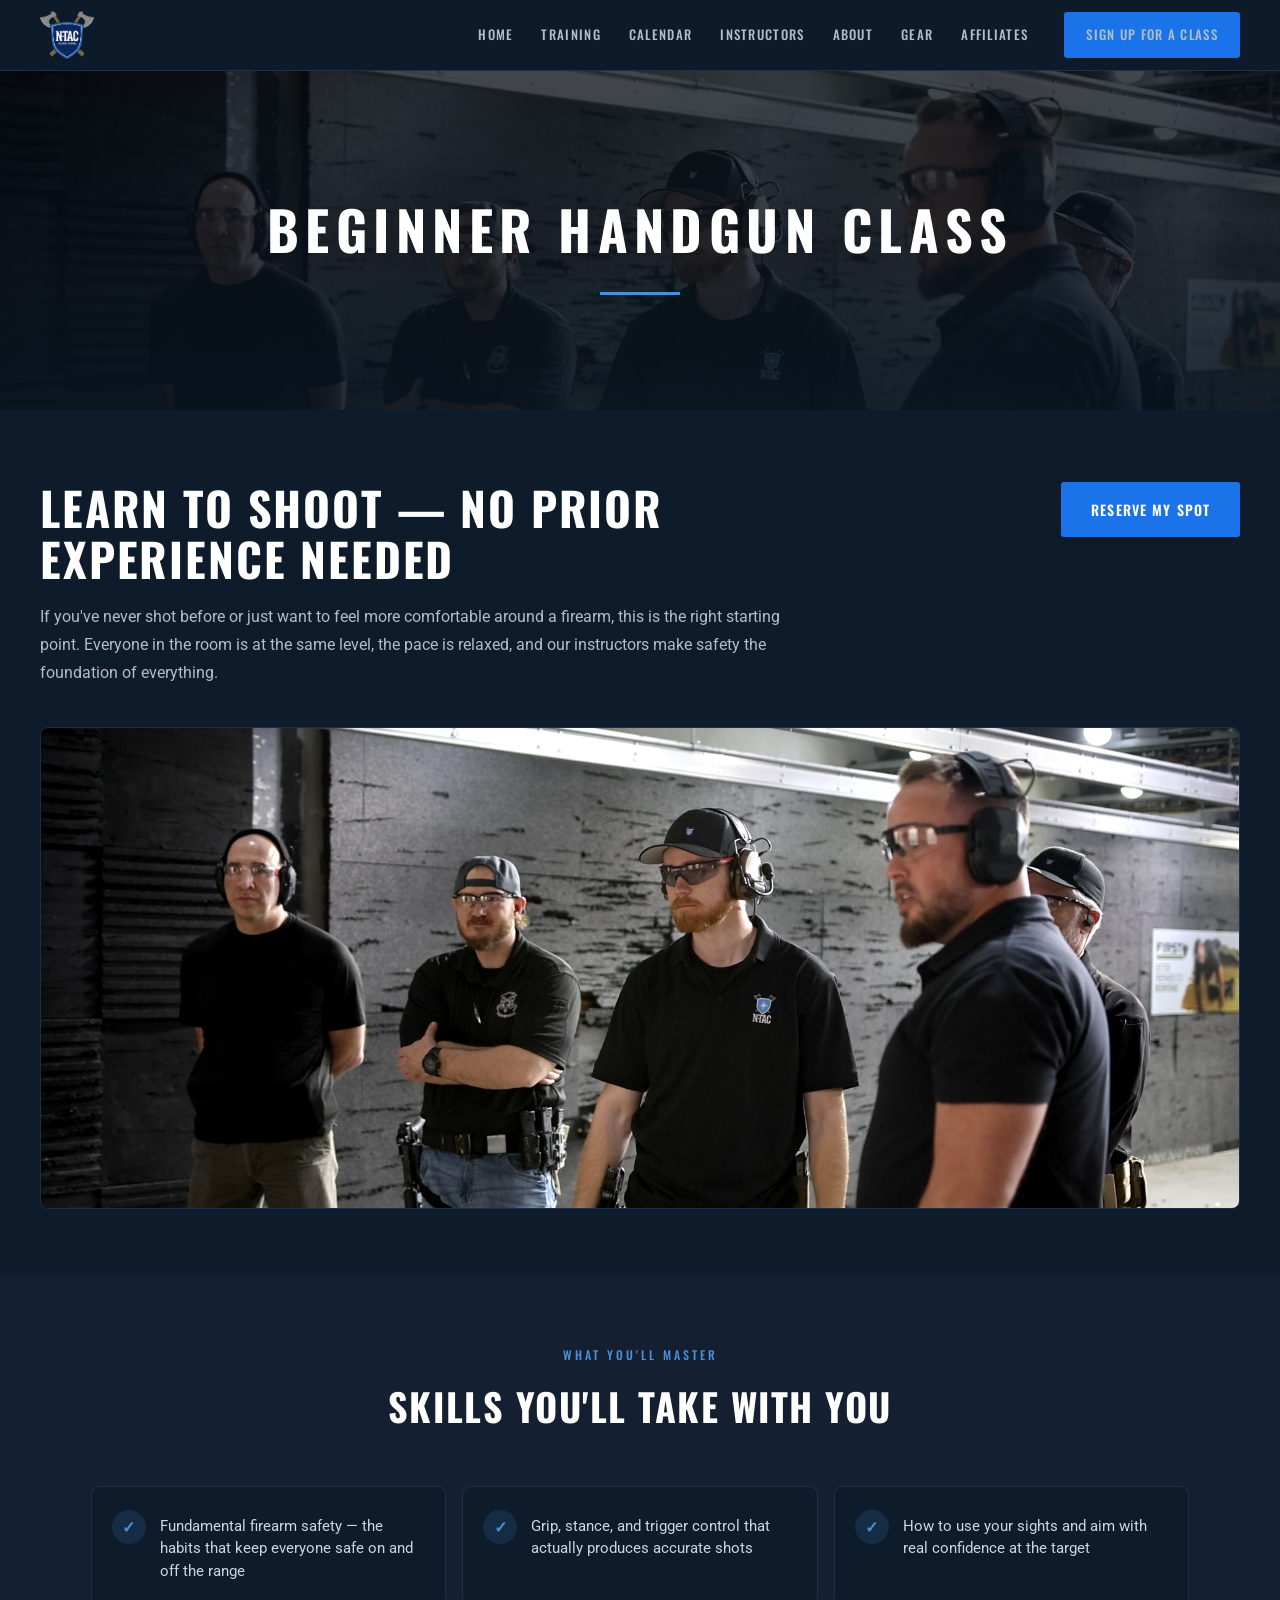
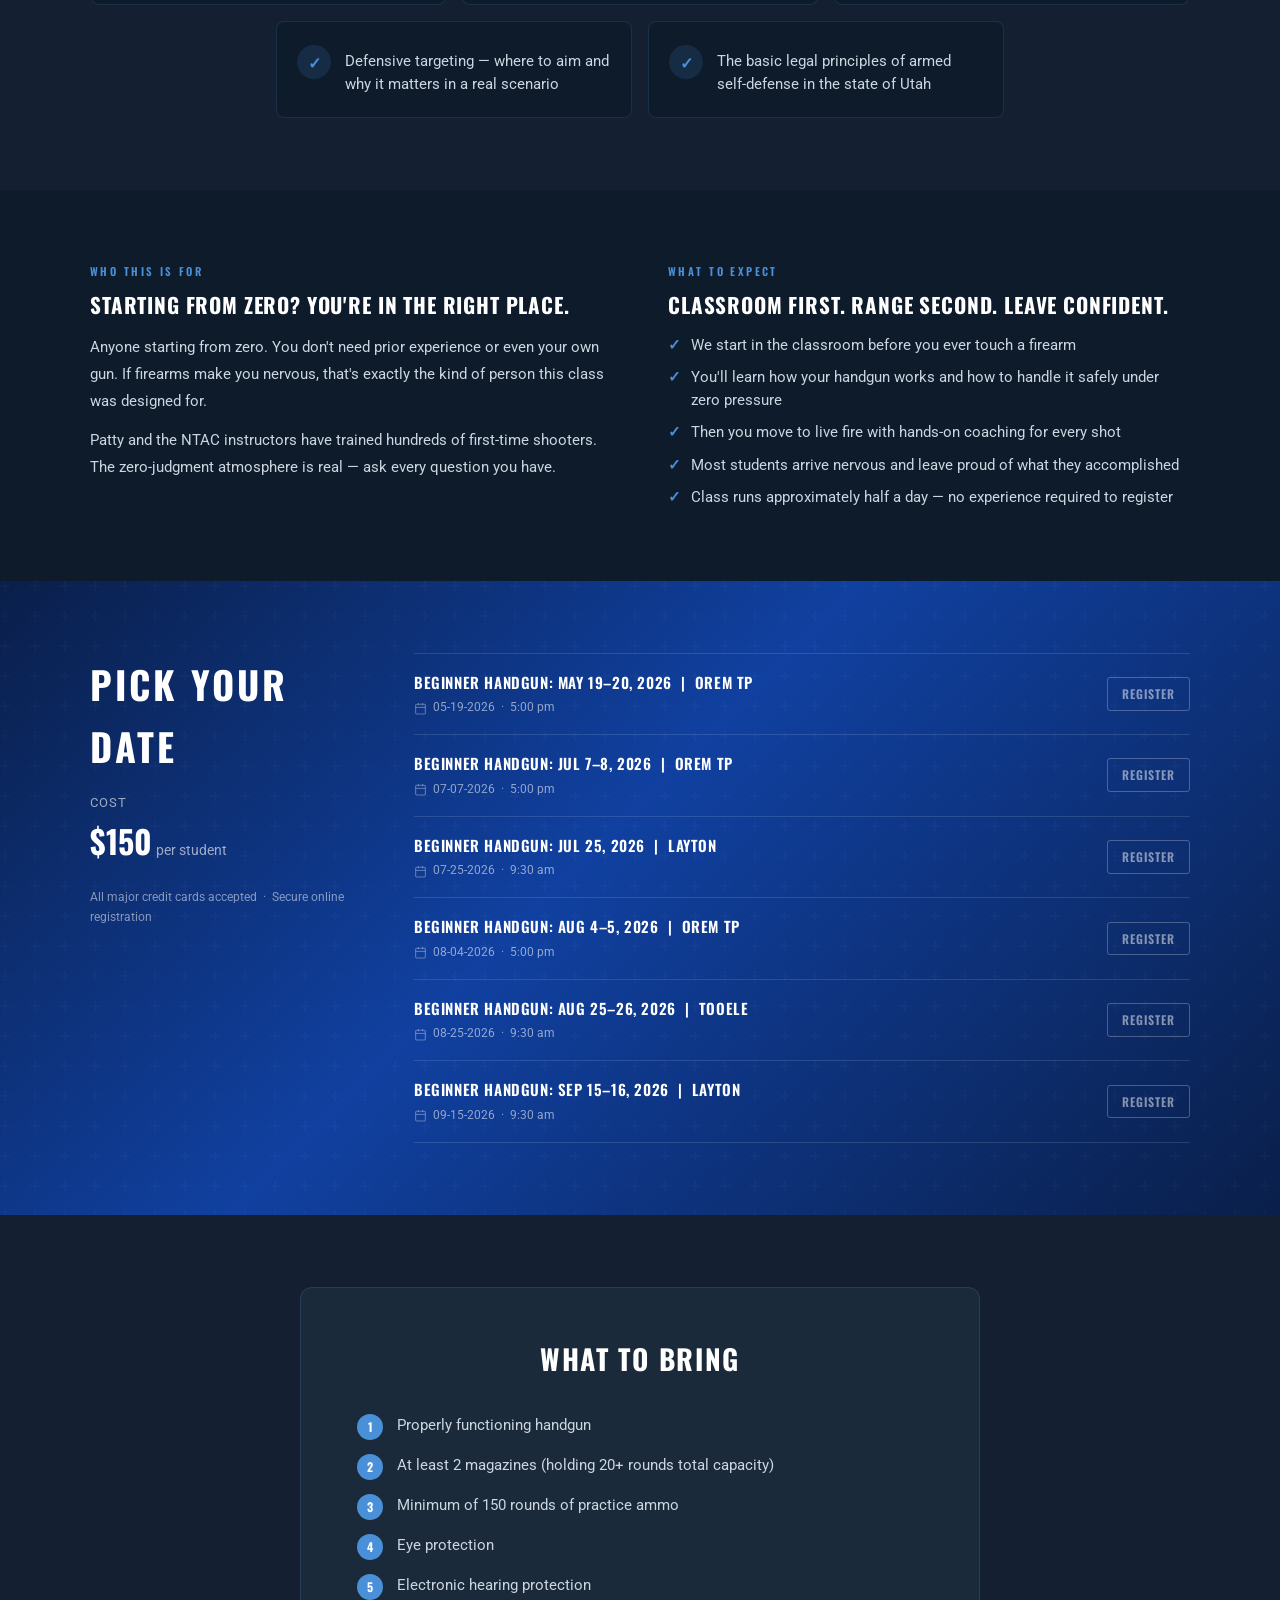
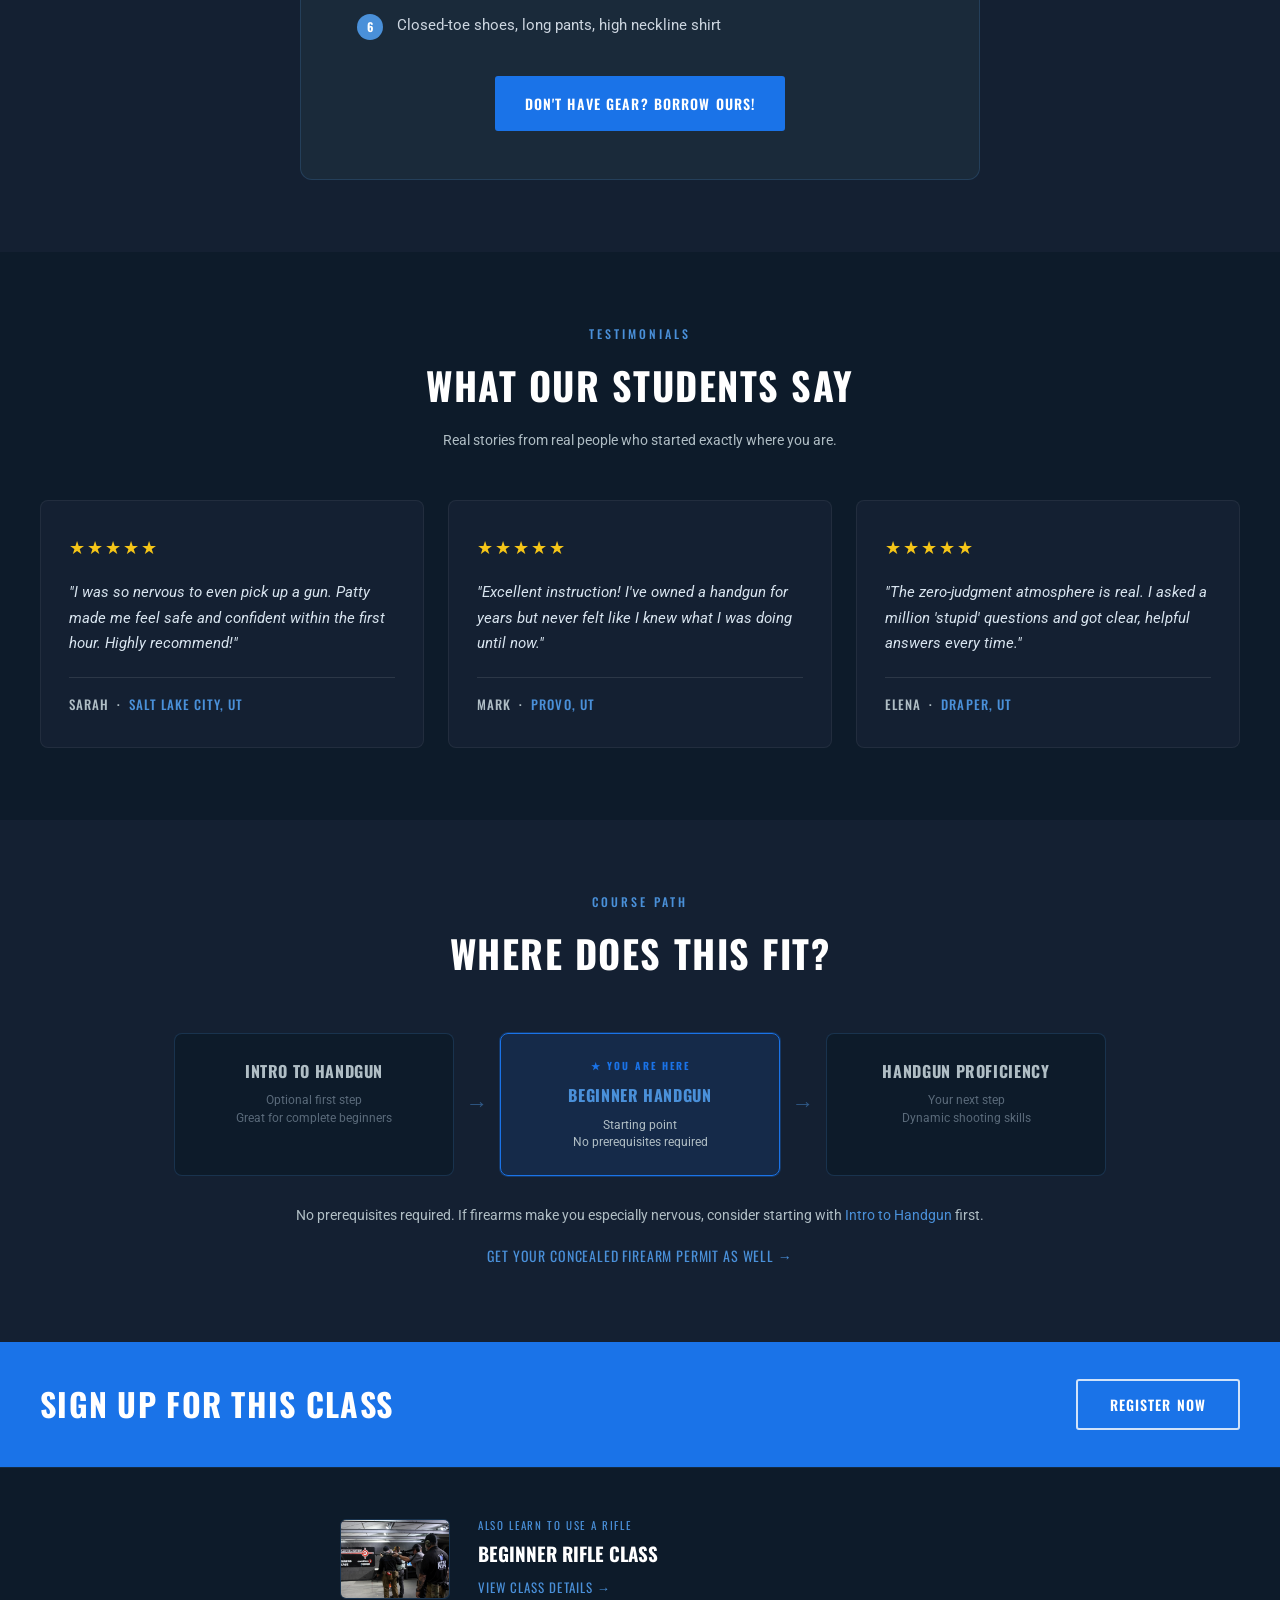
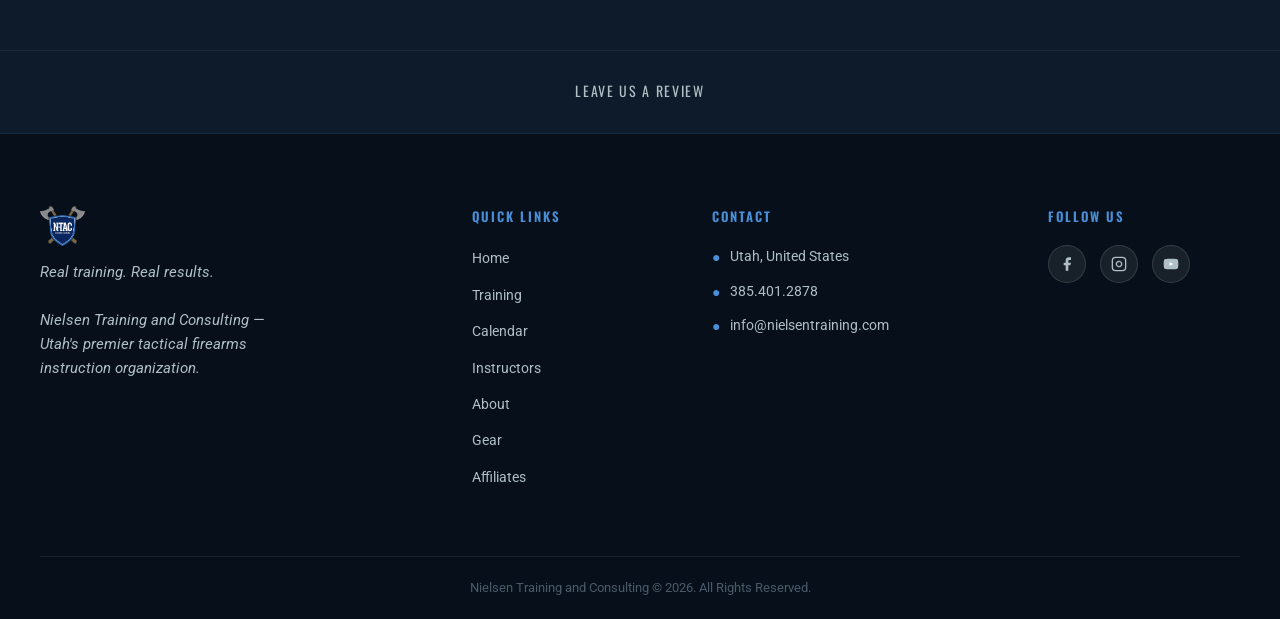
<file: beginner-handgun.html>
<!DOCTYPE html>
<html lang="en">
<head>
  <meta charset="UTF-8" />
  <meta name="viewport" content="width=device-width, initial-scale=1.0" />
  <title>Beginner Handgun Class — NTAC</title>
  <link rel="icon" type="image/png" href="images/logo-shield-color.png" />
  <link rel="preconnect" href="https://fonts.googleapis.com" />
  <link rel="preconnect" href="https://fonts.gstatic.com" crossorigin />
  <link href="https://fonts.googleapis.com/css2?family=Oswald:wght@400;500;600;700&family=Roboto:ital,wght@0,400;0,500;0,700;1,400&display=swap" rel="stylesheet" />
  <link rel="stylesheet" href="course.css" />
</head>
<body>

<nav>
  <div class="nav-inner">
    <div class="nav-logo"><a href="index.html"><img src="images/logo-shield-color.png" alt="NTAC" /></a></div>
    <ul class="nav-links">
      <li><a href="index.html">Home</a></li>
      <li><a href="index.html#courses">Training</a></li>
      <li><a href="calendar.html">Calendar</a></li>
      <li><a href="#">Instructors</a></li>
      <li><a href="#">About</a></li>
      <li><a href="#">Gear</a></li>
      <li><a href="#">Affiliates</a></li>
      <li class="nav-cta"><a href="#register" class="btn btn-primary btn-sm">Sign Up for a Class</a></li>
    </ul>
    <button class="hamburger" id="hamburger" aria-label="Menu"><span></span><span></span><span></span></button>
  </div>
</nav>
<div class="mobile-menu" id="mobileMenu">
  <ul>
    <li><a href="index.html" onclick="closeMenu()">Home</a></li>
    <li><a href="index.html#courses" onclick="closeMenu()">Training</a></li>
    <li><a href="calendar.html" onclick="closeMenu()">Calendar</a></li>
    <li><a href="#" onclick="closeMenu()">Instructors</a></li>
    <li><a href="#" onclick="closeMenu()">About</a></li>
    <li><a href="#" onclick="closeMenu()">Gear</a></li>
    <li><a href="#" onclick="closeMenu()">Affiliates</a></li>
  </ul>
  <a href="#register" class="btn btn-primary" onclick="closeMenu()">Sign Up for a Class</a>
</div>

<!-- HERO -->
<div class="course-hero">
  <div class="course-hero-bg" style="background-image: url('images/beginner-handgun.jpg'); background-position: center 15%;"></div>
  <div class="course-hero-overlay"></div>
  <div class="course-hero-content">
    <h1>Beginner Handgun Class</h1>
    <div class="course-hero-accent"></div>
  </div>
</div>

<!-- INTRO -->
<section class="course-intro">
  <div class="intro-inner">
    <div class="intro-header">
      <h2 class="intro-headline">Learn To Shoot — No Prior Experience Needed</h2>
      <a href="#register" class="btn btn-primary">Reserve My Spot</a>
    </div>
    <p class="intro-sub">If you've never shot before or just want to feel more comfortable around a firearm, this is the right starting point. Everyone in the room is at the same level, the pace is relaxed, and our instructors make safety the foundation of everything.</p>
    <div class="intro-photo">
      <img src="images/beginner-handgun.jpg" alt="Beginner Handgun Class" />
    </div>
  </div>
</section>

<!-- WHAT YOU'LL MASTER -->
<section class="master-section">
  <div class="master-inner">
    <div class="section-header">
      <span class="section-label">What You'll Master</span>
      <h2 class="section-heading">Skills You'll Take With You</h2>
    </div>
    <div class="skills-grid">
      <div class="skill-card">
        <div class="skill-icon">&#10003;</div>
        <span class="skill-text">Fundamental firearm safety — the habits that keep everyone safe on and off the range</span>
      </div>
      <div class="skill-card">
        <div class="skill-icon">&#10003;</div>
        <span class="skill-text">Grip, stance, and trigger control that actually produces accurate shots</span>
      </div>
      <div class="skill-card">
        <div class="skill-icon">&#10003;</div>
        <span class="skill-text">How to use your sights and aim with real confidence at the target</span>
      </div>
      <div class="skill-card">
        <div class="skill-icon">&#10003;</div>
        <span class="skill-text">Defensive targeting — where to aim and why it matters in a real scenario</span>
      </div>
      <div class="skill-card">
        <div class="skill-icon">&#10003;</div>
        <span class="skill-text">The basic legal principles of armed self-defense in the state of Utah</span>
      </div>
    </div>
  </div>
</section>

<!-- ABOUT THIS COURSE -->
<section class="about-section">
  <div class="about-inner">
    <div class="about-col">
      <span class="about-col-label">Who This Is For</span>
      <h3>Starting From Zero? You're In the Right Place.</h3>
      <p>Anyone starting from zero. You don't need prior experience or even your own gun. If firearms make you nervous, that's exactly the kind of person this class was designed for.</p>
      <p>Patty and the NTAC instructors have trained hundreds of first-time shooters. The zero-judgment atmosphere is real — ask every question you have.</p>
    </div>
    <div class="about-col">
      <span class="about-col-label">What to Expect</span>
      <h3>Classroom First. Range Second. Leave Confident.</h3>
      <ul>
        <li>We start in the classroom before you ever touch a firearm</li>
        <li>You'll learn how your handgun works and how to handle it safely under zero pressure</li>
        <li>Then you move to live fire with hands-on coaching for every shot</li>
        <li>Most students arrive nervous and leave proud of what they accomplished</li>
        <li>Class runs approximately half a day — no experience required to register</li>
      </ul>
    </div>
  </div>
</section>

<!-- PICK YOUR DATE -->
<section class="pick-date" id="register">
  <div class="date-grid">
    <div class="date-left">
      <h2>Pick Your Date</h2>
      <div class="date-price">
        <span class="price-from">Cost</span>
        <span class="price-amount">$150</span>
        <span class="price-per"> per student</span>
      </div>
      <p class="date-payment">All major credit cards accepted &nbsp;·&nbsp; Secure online registration</p>
    </div>
    <div class="date-list">
      <div class="date-item">
        <div class="date-item-left">
          <div class="date-name">Beginner Handgun: May 19–20, 2026 &nbsp;|&nbsp; Orem TP</div>
          <div class="date-when"><svg width="13" height="13" viewBox="0 0 24 24" fill="none" stroke="currentColor" stroke-width="2"><rect x="3" y="4" width="18" height="18" rx="2"/><line x1="16" y1="2" x2="16" y2="6"/><line x1="8" y1="2" x2="8" y2="6"/><line x1="3" y1="10" x2="21" y2="10"/></svg> 05-19-2026 &nbsp;·&nbsp; 5:00 pm</div>
        </div>
        <a href="#" class="date-register">Register</a>
      </div>
      <div class="date-item">
        <div class="date-item-left">
          <div class="date-name">Beginner Handgun: Jul 7–8, 2026 &nbsp;|&nbsp; Orem TP</div>
          <div class="date-when"><svg width="13" height="13" viewBox="0 0 24 24" fill="none" stroke="currentColor" stroke-width="2"><rect x="3" y="4" width="18" height="18" rx="2"/><line x1="16" y1="2" x2="16" y2="6"/><line x1="8" y1="2" x2="8" y2="6"/><line x1="3" y1="10" x2="21" y2="10"/></svg> 07-07-2026 &nbsp;·&nbsp; 5:00 pm</div>
        </div>
        <a href="#" class="date-register">Register</a>
      </div>
      <div class="date-item">
        <div class="date-item-left">
          <div class="date-name">Beginner Handgun: Jul 25, 2026 &nbsp;|&nbsp; Layton</div>
          <div class="date-when"><svg width="13" height="13" viewBox="0 0 24 24" fill="none" stroke="currentColor" stroke-width="2"><rect x="3" y="4" width="18" height="18" rx="2"/><line x1="16" y1="2" x2="16" y2="6"/><line x1="8" y1="2" x2="8" y2="6"/><line x1="3" y1="10" x2="21" y2="10"/></svg> 07-25-2026 &nbsp;·&nbsp; 9:30 am</div>
        </div>
        <a href="#" class="date-register">Register</a>
      </div>
      <div class="date-item">
        <div class="date-item-left">
          <div class="date-name">Beginner Handgun: Aug 4–5, 2026 &nbsp;|&nbsp; Orem TP</div>
          <div class="date-when"><svg width="13" height="13" viewBox="0 0 24 24" fill="none" stroke="currentColor" stroke-width="2"><rect x="3" y="4" width="18" height="18" rx="2"/><line x1="16" y1="2" x2="16" y2="6"/><line x1="8" y1="2" x2="8" y2="6"/><line x1="3" y1="10" x2="21" y2="10"/></svg> 08-04-2026 &nbsp;·&nbsp; 5:00 pm</div>
        </div>
        <a href="#" class="date-register">Register</a>
      </div>
      <div class="date-item">
        <div class="date-item-left">
          <div class="date-name">Beginner Handgun: Aug 25–26, 2026 &nbsp;|&nbsp; Tooele</div>
          <div class="date-when"><svg width="13" height="13" viewBox="0 0 24 24" fill="none" stroke="currentColor" stroke-width="2"><rect x="3" y="4" width="18" height="18" rx="2"/><line x1="16" y1="2" x2="16" y2="6"/><line x1="8" y1="2" x2="8" y2="6"/><line x1="3" y1="10" x2="21" y2="10"/></svg> 08-25-2026 &nbsp;·&nbsp; 9:30 am</div>
        </div>
        <a href="#" class="date-register">Register</a>
      </div>
      <div class="date-item">
        <div class="date-item-left">
          <div class="date-name">Beginner Handgun: Sep 15–16, 2026 &nbsp;|&nbsp; Layton</div>
          <div class="date-when"><svg width="13" height="13" viewBox="0 0 24 24" fill="none" stroke="currentColor" stroke-width="2"><rect x="3" y="4" width="18" height="18" rx="2"/><line x1="16" y1="2" x2="16" y2="6"/><line x1="8" y1="2" x2="8" y2="6"/><line x1="3" y1="10" x2="21" y2="10"/></svg> 09-15-2026 &nbsp;·&nbsp; 9:30 am</div>
        </div>
        <a href="#" class="date-register">Register</a>
      </div>
    </div>
  </div>
</section>

<!-- WHAT TO BRING -->
<section class="bring-section">
  <div class="bring-card">
    <h3>What to Bring</h3>
    <ul class="bring-list">
      <li>Properly functioning handgun</li>
      <li>At least 2 magazines (holding 20+ rounds total capacity)</li>
      <li>Minimum of 150 rounds of practice ammo</li>
      <li>Eye protection</li>
      <li>Electronic hearing protection</li>
      <li>Closed-toe shoes, long pants, high neckline shirt</li>
    </ul>
    <div class="bring-cta">
      <a href="#" class="btn btn-primary">Don't Have Gear? Borrow Ours!</a>
    </div>
  </div>
</section>

<!-- TESTIMONIALS -->
<section class="testimonials">
  <div class="testi-inner">
    <div class="section-header">
      <span class="section-label">Testimonials</span>
      <h2 class="section-heading">What Our Students Say</h2>
    </div>
    <p class="testi-subhead">Real stories from real people who started exactly where you are.</p>
    <div class="testi-grid">
      <div class="testi-card">
        <div class="testi-stars">&#9733;&#9733;&#9733;&#9733;&#9733;</div>
        <p class="testi-quote">"I was so nervous to even pick up a gun. Patty made me feel safe and confident within the first hour. Highly recommend!"</p>
        <div class="testi-name">Sarah &nbsp;·&nbsp; <span>Salt Lake City, UT</span></div>
      </div>
      <div class="testi-card">
        <div class="testi-stars">&#9733;&#9733;&#9733;&#9733;&#9733;</div>
        <p class="testi-quote">"Excellent instruction! I've owned a handgun for years but never felt like I knew what I was doing until now."</p>
        <div class="testi-name">Mark &nbsp;·&nbsp; <span>Provo, UT</span></div>
      </div>
      <div class="testi-card">
        <div class="testi-stars">&#9733;&#9733;&#9733;&#9733;&#9733;</div>
        <p class="testi-quote">"The zero-judgment atmosphere is real. I asked a million 'stupid' questions and got clear, helpful answers every time."</p>
        <div class="testi-name">Elena &nbsp;·&nbsp; <span>Draper, UT</span></div>
      </div>
    </div>
  </div>
</section>

<!-- WHERE DOES THIS FIT -->
<section class="course-track">
  <div class="track-inner">
    <div class="section-header">
      <span class="section-label">Course Path</span>
      <h2 class="section-heading">Where Does This Fit?</h2>
    </div>
    <div class="track-path">
      <div class="track-node">
        <div class="track-node-title">Intro to Handgun</div>
        <div class="track-node-sub">Optional first step<br>Great for complete beginners</div>
      </div>
      <div class="track-arrow">&#8594;</div>
      <div class="track-node active">
        <div class="track-badge">&#9733; You Are Here</div>
        <div class="track-node-title">Beginner Handgun</div>
        <div class="track-node-sub">Starting point<br>No prerequisites required</div>
      </div>
      <div class="track-arrow">&#8594;</div>
      <div class="track-node">
        <div class="track-node-title">Handgun Proficiency</div>
        <div class="track-node-sub">Your next step<br>Dynamic shooting skills</div>
      </div>
    </div>
    <p class="prereq-note">No prerequisites required. If firearms make you especially nervous, consider starting with <a href="#">Intro to Handgun</a> first.</p>
    <a href="#" class="permit-link">Get your concealed firearm permit as well &rarr;</a>
  </div>
</section>

<!-- SIGNUP BANNER -->
<div class="signup-banner">
  <h2>Sign up for this class</h2>
  <a href="#register" class="btn btn-outline">Register Now</a>
</div>

<!-- CROSS-SELL -->
<section class="cross-sell">
  <div class="cross-sell-inner">
    <div class="cross-sell-img">
      <img src="images/beginner-rifle.jpg" alt="Beginner Rifle" />
    </div>
    <div>
      <div class="cross-sell-label">Also Learn To Use A Rifle</div>
      <div class="cross-sell-title">Beginner Rifle Class</div>
      <a href="beginner-rifle.html" class="cross-sell-link">View Class Details &rarr;</a>
    </div>
  </div>
</section>

<!-- LEAVE A REVIEW -->
<div class="review-strip">
  <a href="#">Leave Us a Review</a>
</div>

<!-- FOOTER -->
<footer>
  <div class="footer-grid">
    <div>
      <div class="footer-logo"><img src="images/logo-shield-color.png" alt="NTAC" /></div>
      <p class="footer-tagline">Real training. Real results.<br><br>Nielsen Training and Consulting — Utah's premier tactical firearms instruction organization.</p>
    </div>
    <div class="footer-col">
      <h4>Quick Links</h4>
      <ul>
        <li><a href="index.html">Home</a></li>
        <li><a href="index.html#courses">Training</a></li>
        <li><a href="calendar.html">Calendar</a></li>
        <li><a href="#">Instructors</a></li>
        <li><a href="#">About</a></li>
        <li><a href="#">Gear</a></li>
        <li><a href="#">Affiliates</a></li>
      </ul>
    </div>
    <div class="footer-col">
      <h4>Contact</h4>
      <div class="footer-contact-item"><span>&#9679;</span><span>Utah, United States</span></div>
      <div class="footer-contact-item"><span>&#9679;</span><a href="tel:3854012878">385.401.2878</a></div>
      <div class="footer-contact-item"><span>&#9679;</span><a href="mailto:info@nielsentraining.com">info@nielsentraining.com</a></div>
    </div>
    <div class="footer-col">
      <h4>Follow Us</h4>
      <div class="social-icons">
        <a href="#" class="social-icon" aria-label="Facebook"><svg width="16" height="16" viewBox="0 0 24 24" fill="currentColor"><path d="M18 2h-3a5 5 0 0 0-5 5v3H7v4h3v8h4v-8h3l1-4h-4V7a1 1 0 0 1 1-1h3z"/></svg></a>
        <a href="#" class="social-icon" aria-label="Instagram"><svg width="16" height="16" viewBox="0 0 24 24" fill="none" stroke="currentColor" stroke-width="2"><rect x="2" y="2" width="20" height="20" rx="5"/><path d="M16 11.37A4 4 0 1 1 12.63 8 4 4 0 0 1 16 11.37z"/><line x1="17.5" y1="6.5" x2="17.51" y2="6.5"/></svg></a>
        <a href="#" class="social-icon" aria-label="YouTube"><svg width="16" height="16" viewBox="0 0 24 24" fill="currentColor"><path d="M22.54 6.42a2.78 2.78 0 0 0-1.95-1.96C18.88 4 12 4 12 4s-6.88 0-8.59.46a2.78 2.78 0 0 0-1.95 1.96A29 29 0 0 0 1 12a29 29 0 0 0 .46 5.58A2.78 2.78 0 0 0 3.41 19.6C5.12 20 12 20 12 20s6.88 0 8.59-.46a2.78 2.78 0 0 0 1.95-1.95A29 29 0 0 0 23 12a29 29 0 0 0-.46-5.58z"/><polygon points="9.75 15.02 15.5 12 9.75 8.98 9.75 15.02" fill="white"/></svg></a>
      </div>
    </div>
  </div>
  <div class="footer-bottom">Nielsen Training and Consulting &copy; 2026. All Rights Reserved.</div>
</footer>

<script>
  const hamburger = document.getElementById('hamburger');
  const mobileMenu = document.getElementById('mobileMenu');
  hamburger.addEventListener('click', () => {
    hamburger.classList.toggle('open');
    mobileMenu.classList.toggle('open');
  });
  function closeMenu() {
    hamburger.classList.remove('open');
    mobileMenu.classList.remove('open');
  }
</script>
</body>
</html>
</file>
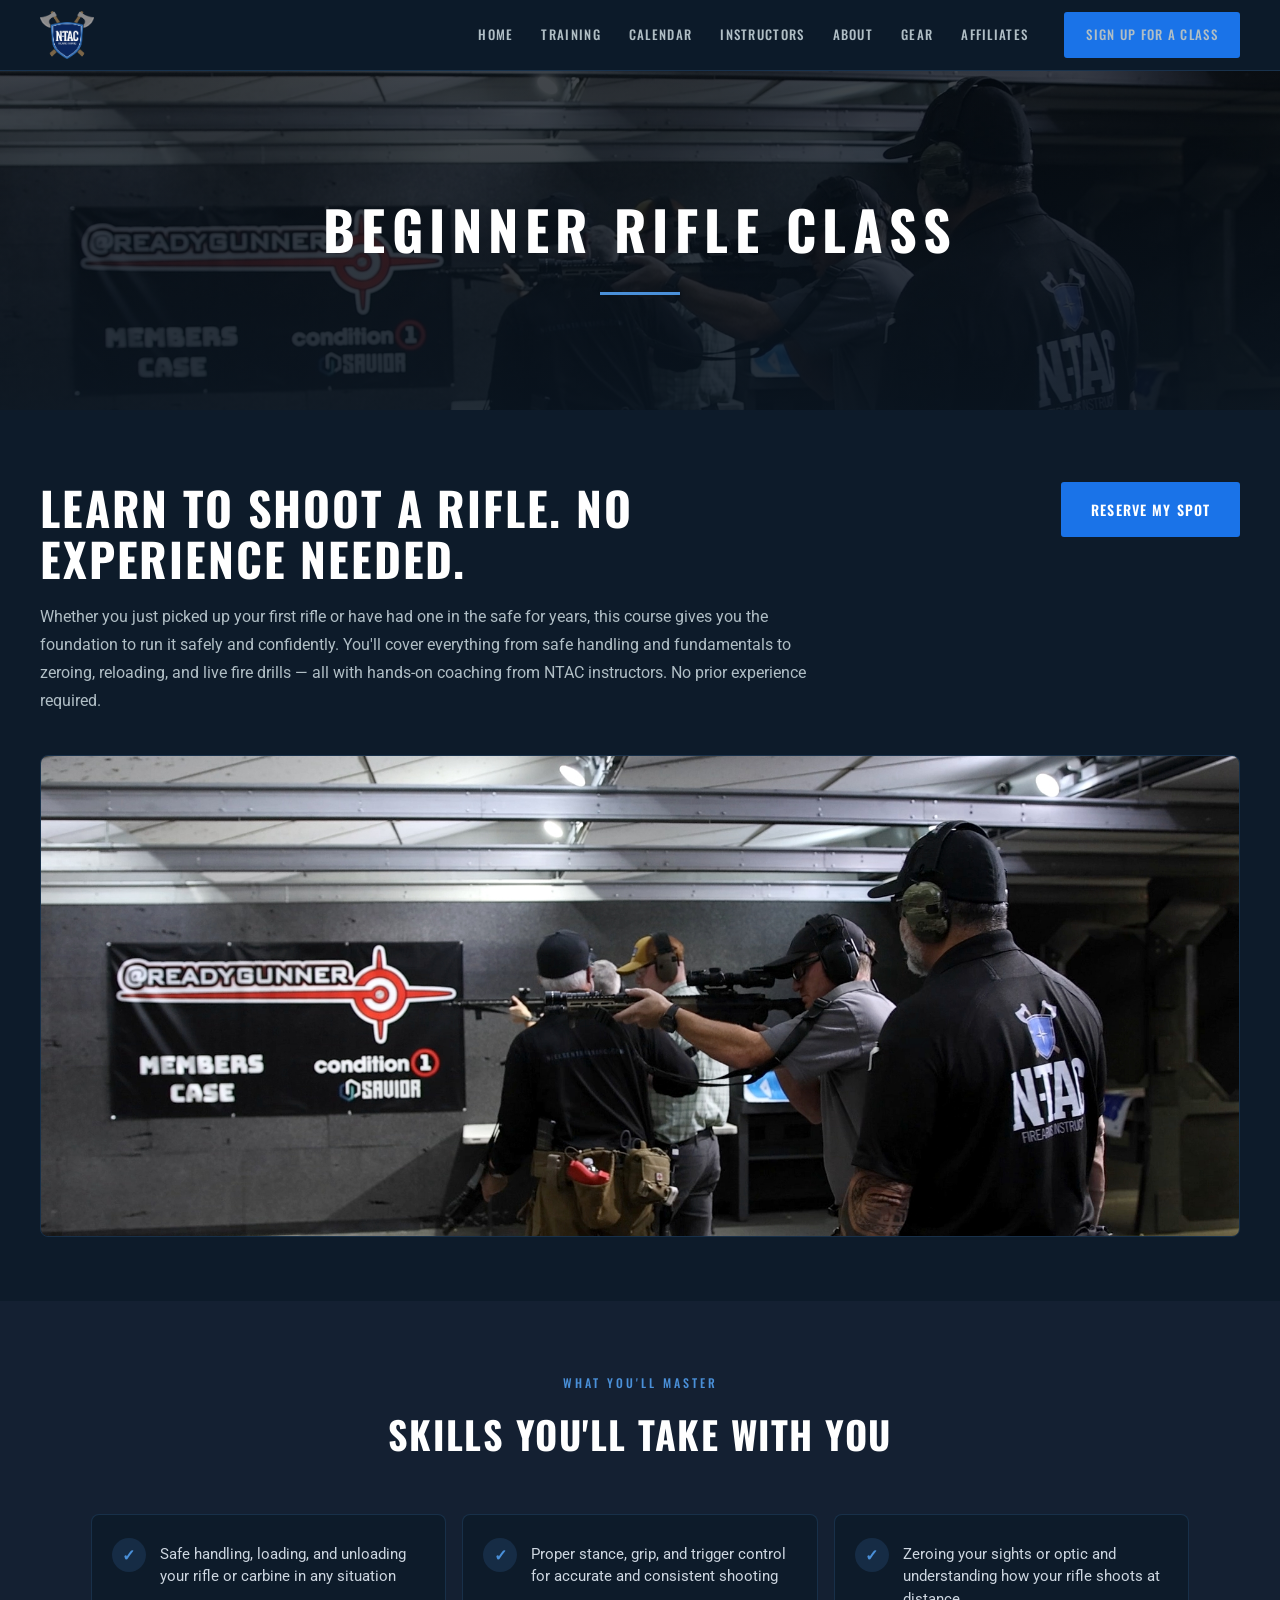
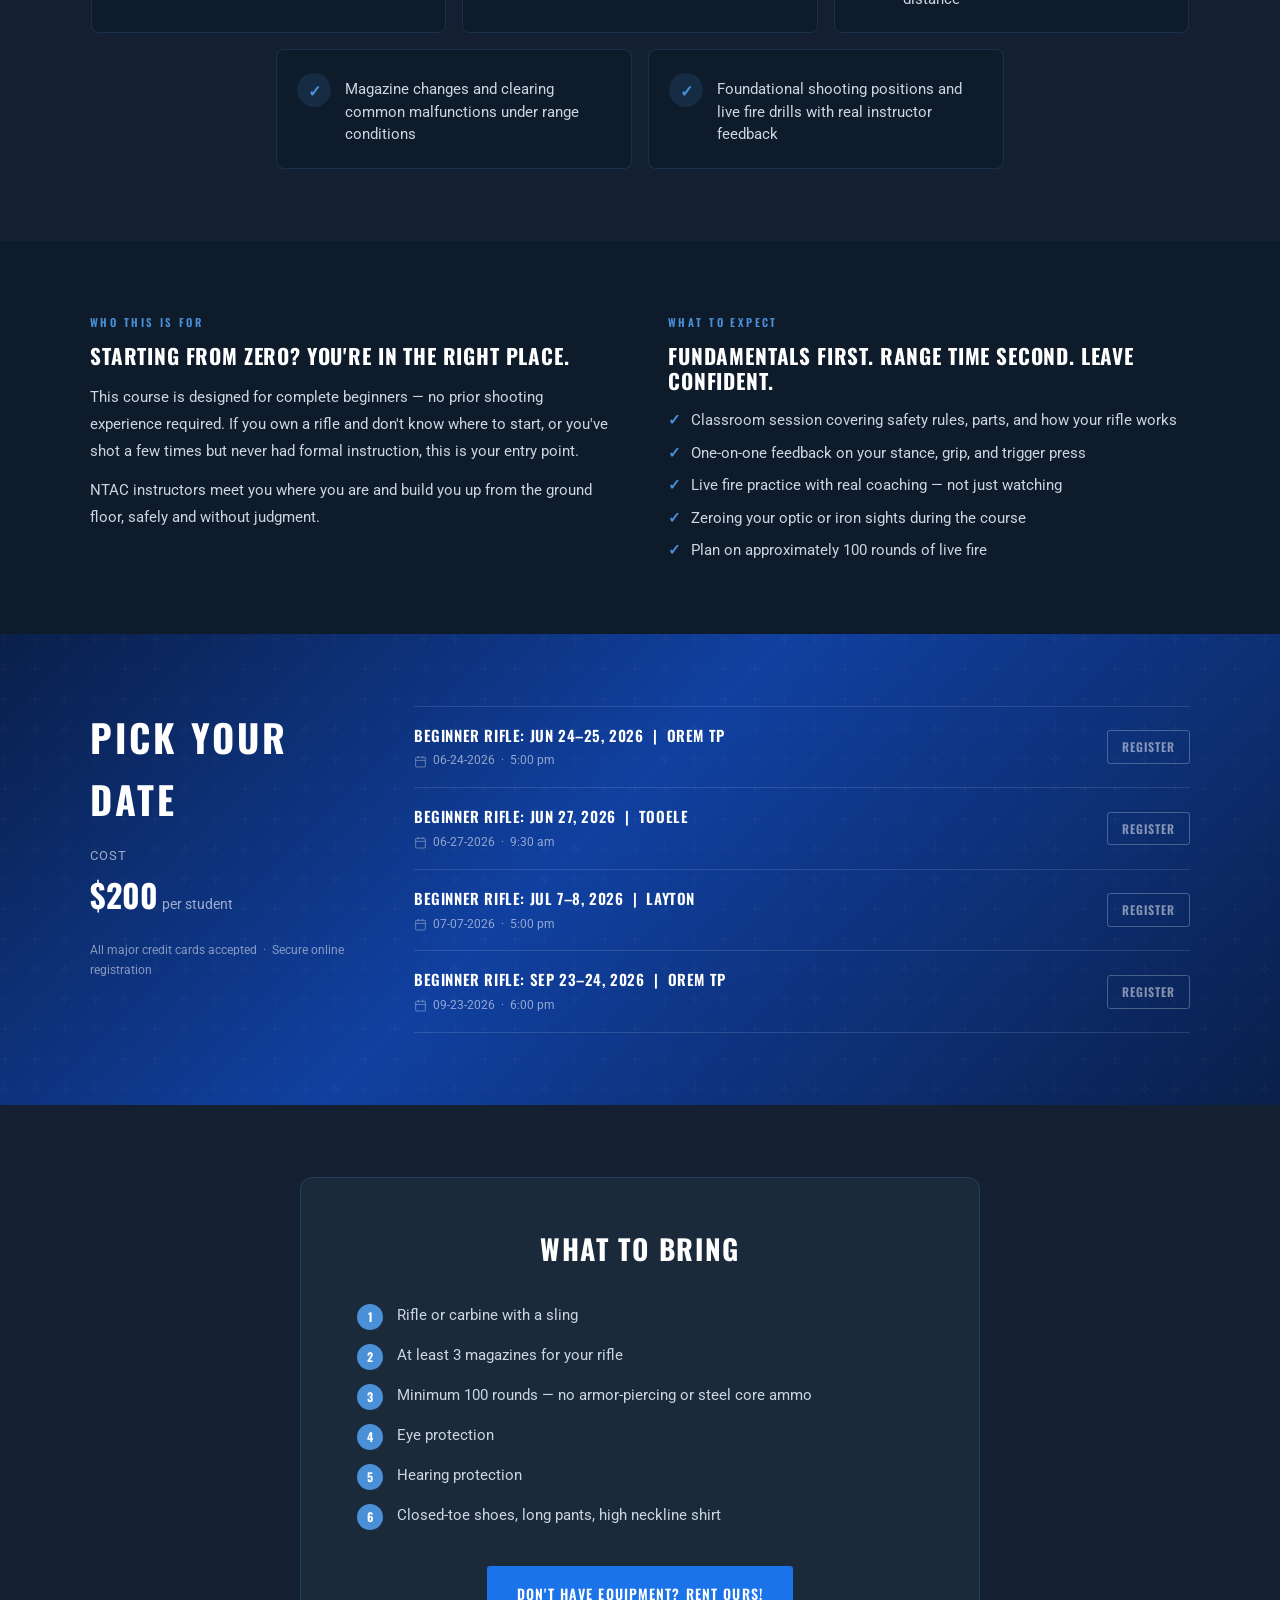
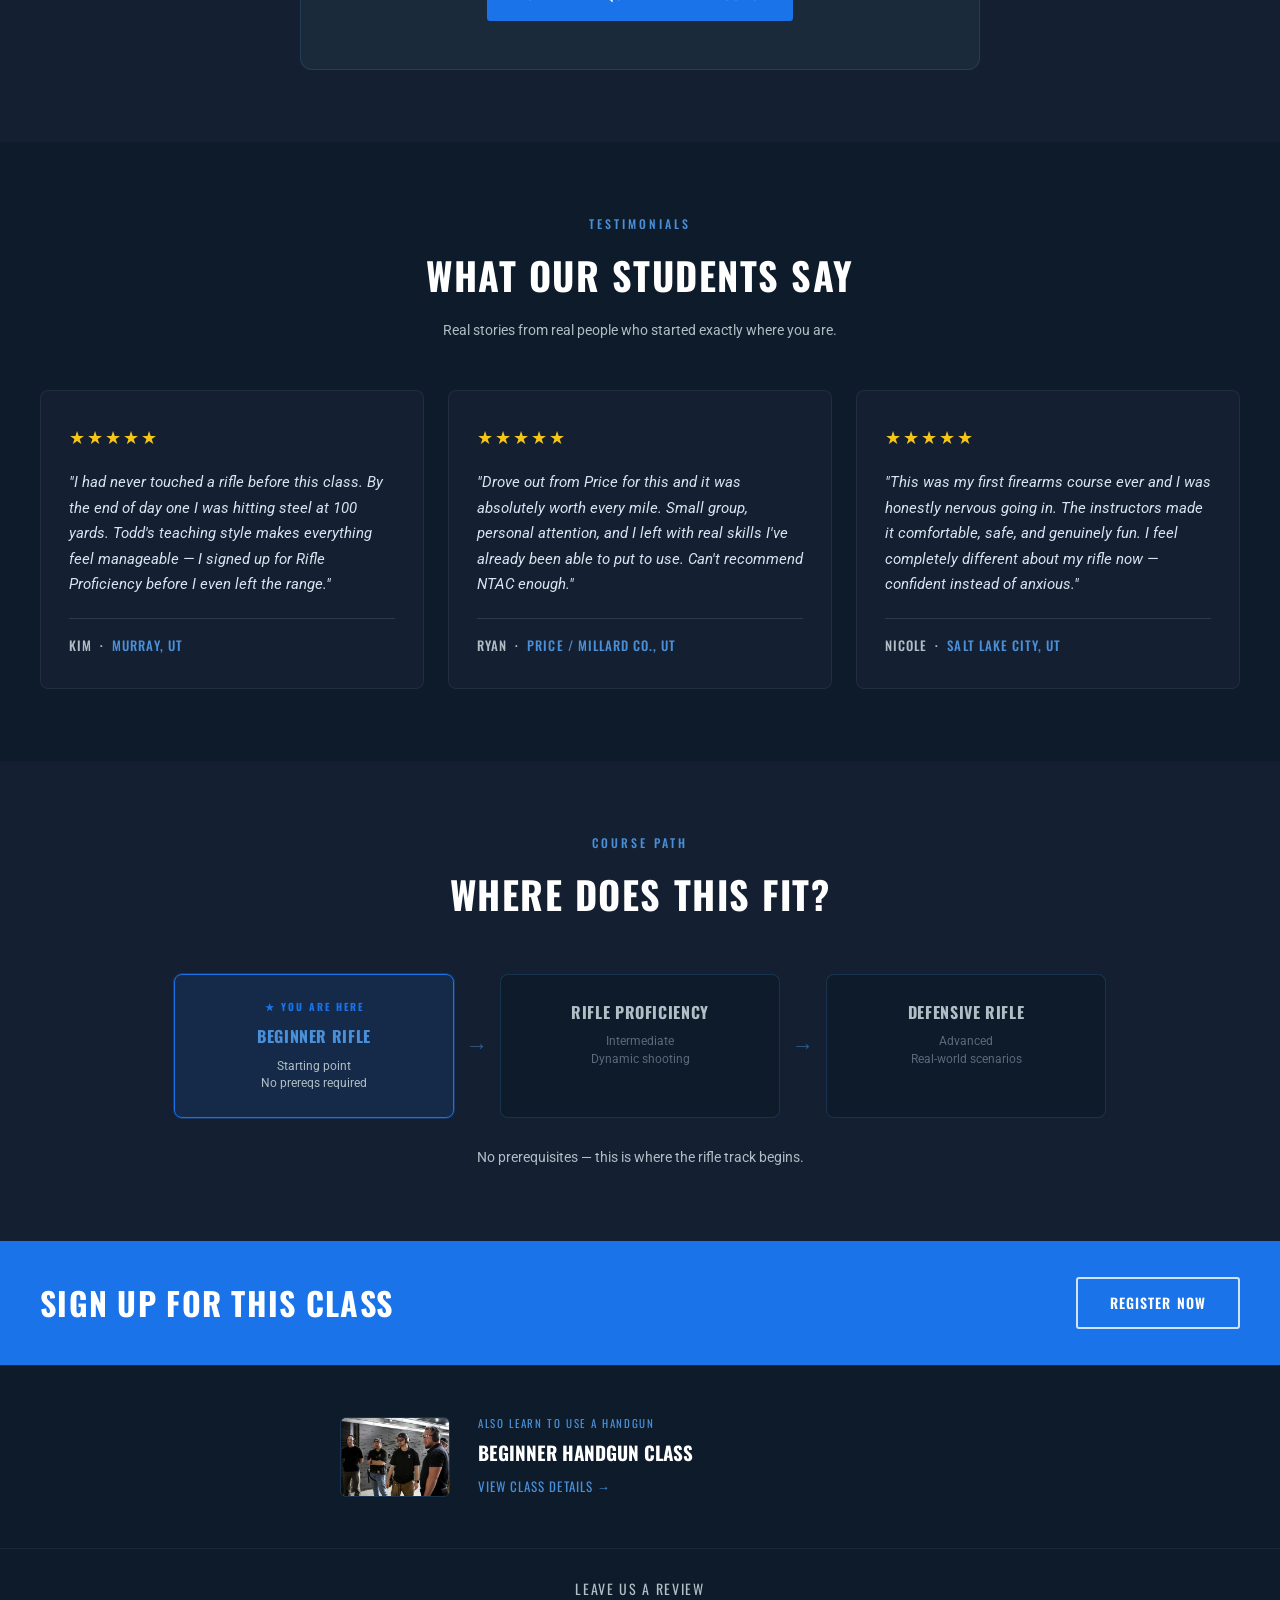
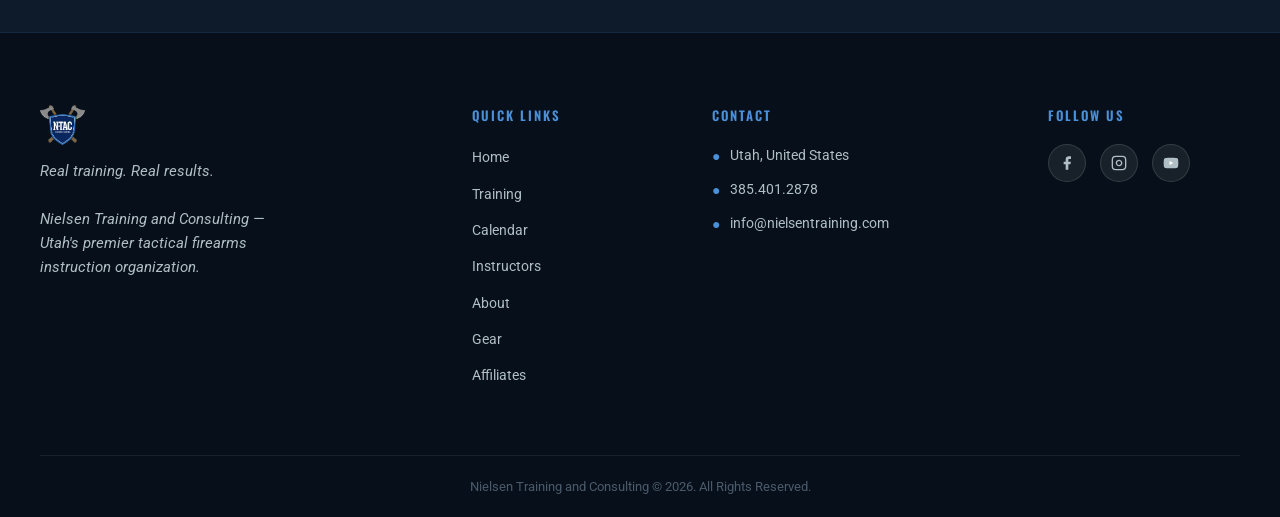
<file: beginner-rifle.html>
<!DOCTYPE html>
<html lang="en">
<head>
  <meta charset="UTF-8" />
  <meta name="viewport" content="width=device-width, initial-scale=1.0" />
  <title>Beginner Rifle Class — NTAC</title>
  <link rel="icon" type="image/png" href="images/logo-shield-color.png" />
  <link rel="preconnect" href="https://fonts.googleapis.com" />
  <link rel="preconnect" href="https://fonts.gstatic.com" crossorigin />
  <link href="https://fonts.googleapis.com/css2?family=Oswald:wght@400;500;600;700&family=Roboto:ital,wght@0,400;0,500;0,700;1,400&display=swap" rel="stylesheet" />
  <link rel="stylesheet" href="course.css" />
</head>
<body>

<nav>
  <div class="nav-inner">
    <div class="nav-logo"><a href="index.html"><img src="images/logo-shield-color.png" alt="NTAC" /></a></div>
    <ul class="nav-links">
      <li><a href="index.html">Home</a></li>
      <li><a href="index.html#courses">Training</a></li>
      <li><a href="calendar.html">Calendar</a></li>
      <li><a href="#">Instructors</a></li>
      <li><a href="#">About</a></li>
      <li><a href="#">Gear</a></li>
      <li><a href="#">Affiliates</a></li>
      <li class="nav-cta"><a href="#register" class="btn btn-primary btn-sm">Sign Up for a Class</a></li>
    </ul>
    <button class="hamburger" id="hamburger" aria-label="Menu"><span></span><span></span><span></span></button>
  </div>
</nav>
<div class="mobile-menu" id="mobileMenu">
  <ul>
    <li><a href="index.html" onclick="closeMenu()">Home</a></li>
    <li><a href="index.html#courses" onclick="closeMenu()">Training</a></li>
    <li><a href="calendar.html" onclick="closeMenu()">Calendar</a></li>
    <li><a href="#" onclick="closeMenu()">Instructors</a></li>
    <li><a href="#" onclick="closeMenu()">About</a></li>
    <li><a href="#" onclick="closeMenu()">Gear</a></li>
    <li><a href="#" onclick="closeMenu()">Affiliates</a></li>
  </ul>
  <a href="#register" class="btn btn-primary" onclick="closeMenu()">Sign Up for a Class</a>
</div>

<!-- HERO -->
<div class="course-hero">
  <div class="course-hero-bg" style="background-image: url('images/beginner-rifle.jpg'); background-position: center 30%;"></div>
  <div class="course-hero-overlay"></div>
  <div class="course-hero-content">
    <h1>Beginner Rifle Class</h1>
    <div class="course-hero-accent"></div>
  </div>
</div>

<!-- INTRO -->
<section class="course-intro">
  <div class="intro-inner">
    <div class="intro-header">
      <h2 class="intro-headline">Learn To Shoot a Rifle. No Experience Needed.</h2>
      <a href="#register" class="btn btn-primary">Reserve My Spot</a>
    </div>
    <p class="intro-sub">Whether you just picked up your first rifle or have had one in the safe for years, this course gives you the foundation to run it safely and confidently. You'll cover everything from safe handling and fundamentals to zeroing, reloading, and live fire drills — all with hands-on coaching from NTAC instructors. No prior experience required.</p>
    <div class="intro-photo">
      <img src="images/beginner-rifle.jpg" alt="Beginner Rifle Class" />
    </div>
  </div>
</section>

<!-- WHAT YOU'LL MASTER -->
<section class="master-section">
  <div class="master-inner">
    <div class="section-header">
      <span class="section-label">What You'll Master</span>
      <h2 class="section-heading">Skills You'll Take With You</h2>
    </div>
    <div class="skills-grid">
      <div class="skill-card">
        <div class="skill-icon">&#10003;</div>
        <span class="skill-text">Safe handling, loading, and unloading your rifle or carbine in any situation</span>
      </div>
      <div class="skill-card">
        <div class="skill-icon">&#10003;</div>
        <span class="skill-text">Proper stance, grip, and trigger control for accurate and consistent shooting</span>
      </div>
      <div class="skill-card">
        <div class="skill-icon">&#10003;</div>
        <span class="skill-text">Zeroing your sights or optic and understanding how your rifle shoots at distance</span>
      </div>
      <div class="skill-card">
        <div class="skill-icon">&#10003;</div>
        <span class="skill-text">Magazine changes and clearing common malfunctions under range conditions</span>
      </div>
      <div class="skill-card">
        <div class="skill-icon">&#10003;</div>
        <span class="skill-text">Foundational shooting positions and live fire drills with real instructor feedback</span>
      </div>
    </div>
  </div>
</section>

<!-- ABOUT THIS COURSE -->
<section class="about-section">
  <div class="about-inner">
    <div class="about-col">
      <span class="about-col-label">Who This Is For</span>
      <h3>Starting From Zero? You're In the Right Place.</h3>
      <p>This course is designed for complete beginners — no prior shooting experience required. If you own a rifle and don't know where to start, or you've shot a few times but never had formal instruction, this is your entry point.</p>
      <p>NTAC instructors meet you where you are and build you up from the ground floor, safely and without judgment.</p>
    </div>
    <div class="about-col">
      <span class="about-col-label">What to Expect</span>
      <h3>Fundamentals First. Range Time Second. Leave Confident.</h3>
      <ul>
        <li>Classroom session covering safety rules, parts, and how your rifle works</li>
        <li>One-on-one feedback on your stance, grip, and trigger press</li>
        <li>Live fire practice with real coaching — not just watching</li>
        <li>Zeroing your optic or iron sights during the course</li>
        <li>Plan on approximately 100 rounds of live fire</li>
      </ul>
    </div>
  </div>
</section>

<!-- PICK YOUR DATE -->
<section class="pick-date" id="register">
  <div class="date-grid">
    <div class="date-left">
      <h2>Pick Your Date</h2>
      <div class="date-price">
        <span class="price-from">Cost</span>
        <span class="price-amount">$200</span>
        <span class="price-per"> per student</span>
      </div>
      <p class="date-payment">All major credit cards accepted &nbsp;·&nbsp; Secure online registration</p>
    </div>
    <div class="date-list">
      <div class="date-item">
        <div class="date-item-left">
          <div class="date-name">Beginner Rifle: Jun 24–25, 2026 &nbsp;|&nbsp; Orem TP</div>
          <div class="date-when"><svg width="13" height="13" viewBox="0 0 24 24" fill="none" stroke="currentColor" stroke-width="2"><rect x="3" y="4" width="18" height="18" rx="2"/><line x1="16" y1="2" x2="16" y2="6"/><line x1="8" y1="2" x2="8" y2="6"/><line x1="3" y1="10" x2="21" y2="10"/></svg> 06-24-2026 &nbsp;·&nbsp; 5:00 pm</div>
        </div>
        <a href="#" class="date-register">Register</a>
      </div>
      <div class="date-item">
        <div class="date-item-left">
          <div class="date-name">Beginner Rifle: Jun 27, 2026 &nbsp;|&nbsp; Tooele</div>
          <div class="date-when"><svg width="13" height="13" viewBox="0 0 24 24" fill="none" stroke="currentColor" stroke-width="2"><rect x="3" y="4" width="18" height="18" rx="2"/><line x1="16" y1="2" x2="16" y2="6"/><line x1="8" y1="2" x2="8" y2="6"/><line x1="3" y1="10" x2="21" y2="10"/></svg> 06-27-2026 &nbsp;·&nbsp; 9:30 am</div>
        </div>
        <a href="#" class="date-register">Register</a>
      </div>
      <div class="date-item">
        <div class="date-item-left">
          <div class="date-name">Beginner Rifle: Jul 7–8, 2026 &nbsp;|&nbsp; Layton</div>
          <div class="date-when"><svg width="13" height="13" viewBox="0 0 24 24" fill="none" stroke="currentColor" stroke-width="2"><rect x="3" y="4" width="18" height="18" rx="2"/><line x1="16" y1="2" x2="16" y2="6"/><line x1="8" y1="2" x2="8" y2="6"/><line x1="3" y1="10" x2="21" y2="10"/></svg> 07-07-2026 &nbsp;·&nbsp; 5:00 pm</div>
        </div>
        <a href="#" class="date-register">Register</a>
      </div>
      <div class="date-item">
        <div class="date-item-left">
          <div class="date-name">Beginner Rifle: Sep 23–24, 2026 &nbsp;|&nbsp; Orem TP</div>
          <div class="date-when"><svg width="13" height="13" viewBox="0 0 24 24" fill="none" stroke="currentColor" stroke-width="2"><rect x="3" y="4" width="18" height="18" rx="2"/><line x1="16" y1="2" x2="16" y2="6"/><line x1="8" y1="2" x2="8" y2="6"/><line x1="3" y1="10" x2="21" y2="10"/></svg> 09-23-2026 &nbsp;·&nbsp; 6:00 pm</div>
        </div>
        <a href="#" class="date-register">Register</a>
      </div>
    </div>
  </div>
</section>

<!-- WHAT TO BRING -->
<section class="bring-section">
  <div class="bring-card">
    <h3>What to Bring</h3>
    <ul class="bring-list">
      <li>Rifle or carbine with a sling</li>
      <li>At least 3 magazines for your rifle</li>
      <li>Minimum 100 rounds — no armor-piercing or steel core ammo</li>
      <li>Eye protection</li>
      <li>Hearing protection</li>
      <li>Closed-toe shoes, long pants, high neckline shirt</li>
    </ul>
    <div class="bring-cta">
      <a href="#" class="btn btn-primary">Don't Have Equipment? Rent Ours!</a>
    </div>
  </div>
</section>

<!-- TESTIMONIALS -->
<section class="testimonials">
  <div class="testi-inner">
    <div class="section-header">
      <span class="section-label">Testimonials</span>
      <h2 class="section-heading">What Our Students Say</h2>
    </div>
    <p class="testi-subhead">Real stories from real people who started exactly where you are.</p>
    <div class="testi-grid">
      <div class="testi-card">
        <div class="testi-stars">&#9733;&#9733;&#9733;&#9733;&#9733;</div>
        <p class="testi-quote">"I had never touched a rifle before this class. By the end of day one I was hitting steel at 100 yards. Todd's teaching style makes everything feel manageable — I signed up for Rifle Proficiency before I even left the range."</p>
        <div class="testi-name">Kim &nbsp;·&nbsp; <span>Murray, UT</span></div>
      </div>
      <div class="testi-card">
        <div class="testi-stars">&#9733;&#9733;&#9733;&#9733;&#9733;</div>
        <p class="testi-quote">"Drove out from Price for this and it was absolutely worth every mile. Small group, personal attention, and I left with real skills I've already been able to put to use. Can't recommend NTAC enough."</p>
        <div class="testi-name">Ryan &nbsp;·&nbsp; <span>Price / Millard Co., UT</span></div>
      </div>
      <div class="testi-card">
        <div class="testi-stars">&#9733;&#9733;&#9733;&#9733;&#9733;</div>
        <p class="testi-quote">"This was my first firearms course ever and I was honestly nervous going in. The instructors made it comfortable, safe, and genuinely fun. I feel completely different about my rifle now — confident instead of anxious."</p>
        <div class="testi-name">Nicole &nbsp;·&nbsp; <span>Salt Lake City, UT</span></div>
      </div>
    </div>
  </div>
</section>

<!-- WHERE DOES THIS FIT -->
<section class="course-track">
  <div class="track-inner">
    <div class="section-header">
      <span class="section-label">Course Path</span>
      <h2 class="section-heading">Where Does This Fit?</h2>
    </div>
    <div class="track-path">
      <div class="track-node active">
        <div class="track-badge">&#9733; You Are Here</div>
        <div class="track-node-title">Beginner Rifle</div>
        <div class="track-node-sub">Starting point<br>No prereqs required</div>
      </div>
      <div class="track-arrow">&#8594;</div>
      <div class="track-node">
        <div class="track-node-title">Rifle Proficiency</div>
        <div class="track-node-sub">Intermediate<br>Dynamic shooting</div>
      </div>
      <div class="track-arrow">&#8594;</div>
      <div class="track-node">
        <div class="track-node-title">Defensive Rifle</div>
        <div class="track-node-sub">Advanced<br>Real-world scenarios</div>
      </div>
    </div>
    <p class="prereq-note">No prerequisites — this is where the rifle track begins.</p>
  </div>
</section>

<!-- SIGNUP BANNER -->
<div class="signup-banner">
  <h2>Sign up for this class</h2>
  <a href="#register" class="btn btn-outline">Register Now</a>
</div>

<!-- CROSS-SELL -->
<section class="cross-sell">
  <div class="cross-sell-inner">
    <div class="cross-sell-img">
      <img src="images/beginner-handgun.jpg" alt="Beginner Handgun" />
    </div>
    <div>
      <div class="cross-sell-label">Also Learn To Use A Handgun</div>
      <div class="cross-sell-title">Beginner Handgun Class</div>
      <a href="beginner-handgun.html" class="cross-sell-link">View Class Details &rarr;</a>
    </div>
  </div>
</section>

<div class="review-strip"><a href="#">Leave Us a Review</a></div>

<footer>
  <div class="footer-grid">
    <div>
      <div class="footer-logo"><img src="images/logo-shield-color.png" alt="NTAC" /></div>
      <p class="footer-tagline">Real training. Real results.<br><br>Nielsen Training and Consulting — Utah's premier tactical firearms instruction organization.</p>
    </div>
    <div class="footer-col">
      <h4>Quick Links</h4>
      <ul>
        <li><a href="index.html">Home</a></li>
        <li><a href="index.html#courses">Training</a></li>
        <li><a href="calendar.html">Calendar</a></li>
        <li><a href="#">Instructors</a></li>
        <li><a href="#">About</a></li>
        <li><a href="#">Gear</a></li>
        <li><a href="#">Affiliates</a></li>
      </ul>
    </div>
    <div class="footer-col">
      <h4>Contact</h4>
      <div class="footer-contact-item"><span>&#9679;</span><span>Utah, United States</span></div>
      <div class="footer-contact-item"><span>&#9679;</span><a href="tel:3854012878">385.401.2878</a></div>
      <div class="footer-contact-item"><span>&#9679;</span><a href="mailto:info@nielsentraining.com">info@nielsentraining.com</a></div>
    </div>
    <div class="footer-col">
      <h4>Follow Us</h4>
      <div class="social-icons">
        <a href="#" class="social-icon" aria-label="Facebook"><svg width="16" height="16" viewBox="0 0 24 24" fill="currentColor"><path d="M18 2h-3a5 5 0 0 0-5 5v3H7v4h3v8h4v-8h3l1-4h-4V7a1 1 0 0 1 1-1h3z"/></svg></a>
        <a href="#" class="social-icon" aria-label="Instagram"><svg width="16" height="16" viewBox="0 0 24 24" fill="none" stroke="currentColor" stroke-width="2"><rect x="2" y="2" width="20" height="20" rx="5"/><path d="M16 11.37A4 4 0 1 1 12.63 8 4 4 0 0 1 16 11.37z"/><line x1="17.5" y1="6.5" x2="17.51" y2="6.5"/></svg></a>
        <a href="#" class="social-icon" aria-label="YouTube"><svg width="16" height="16" viewBox="0 0 24 24" fill="currentColor"><path d="M22.54 6.42a2.78 2.78 0 0 0-1.95-1.96C18.88 4 12 4 12 4s-6.88 0-8.59.46a2.78 2.78 0 0 0-1.95 1.96A29 29 0 0 0 1 12a29 29 0 0 0 .46 5.58A2.78 2.78 0 0 0 3.41 19.6C5.12 20 12 20 12 20s6.88 0 8.59-.46a2.78 2.78 0 0 0 1.95-1.95A29 29 0 0 0 23 12a29 29 0 0 0-.46-5.58z"/><polygon points="9.75 15.02 15.5 12 9.75 8.98 9.75 15.02" fill="white"/></svg></a>
      </div>
    </div>
  </div>
  <div class="footer-bottom">Nielsen Training and Consulting &copy; 2026. All Rights Reserved.</div>
</footer>

<script>
  const hamburger = document.getElementById('hamburger');
  const mobileMenu = document.getElementById('mobileMenu');
  hamburger.addEventListener('click', () => {
    hamburger.classList.toggle('open');
    mobileMenu.classList.toggle('open');
  });
  function closeMenu() {
    hamburger.classList.remove('open');
    mobileMenu.classList.remove('open');
  }
</script>
</body>
</html>
</file>
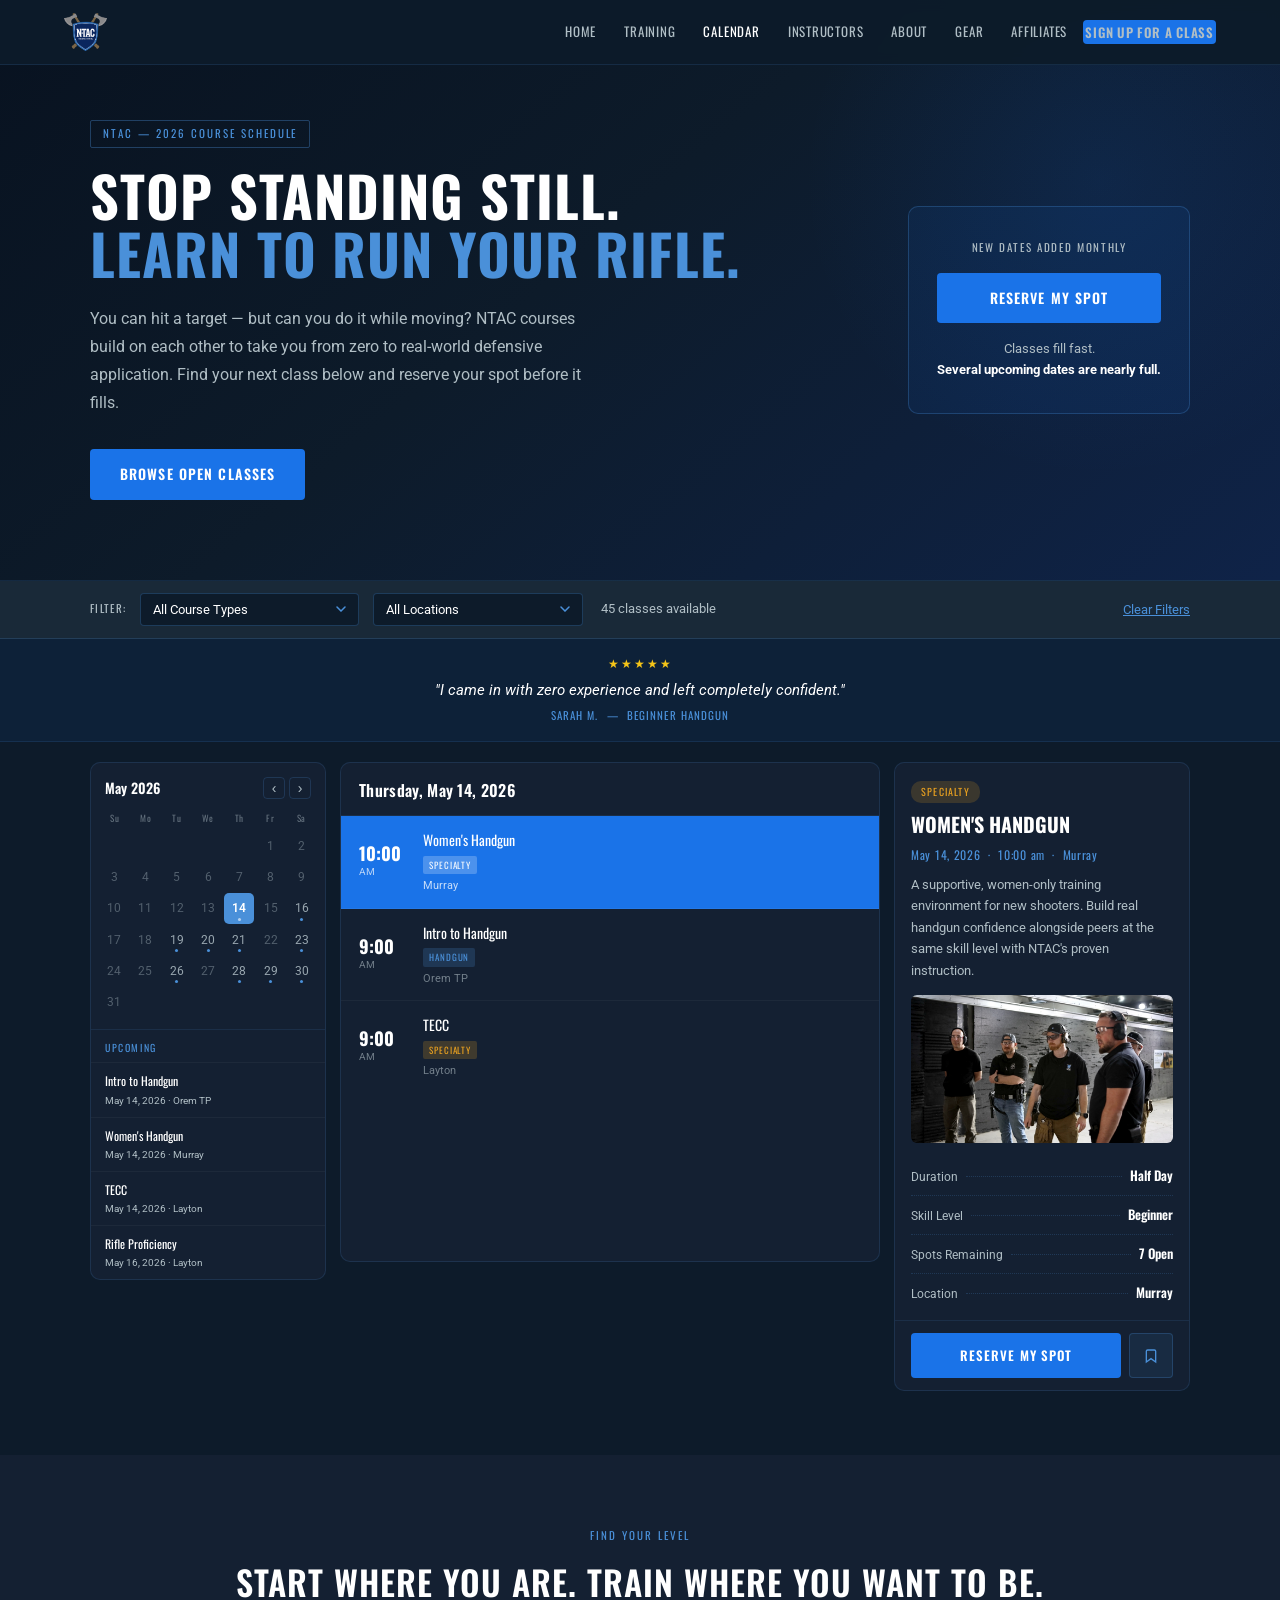
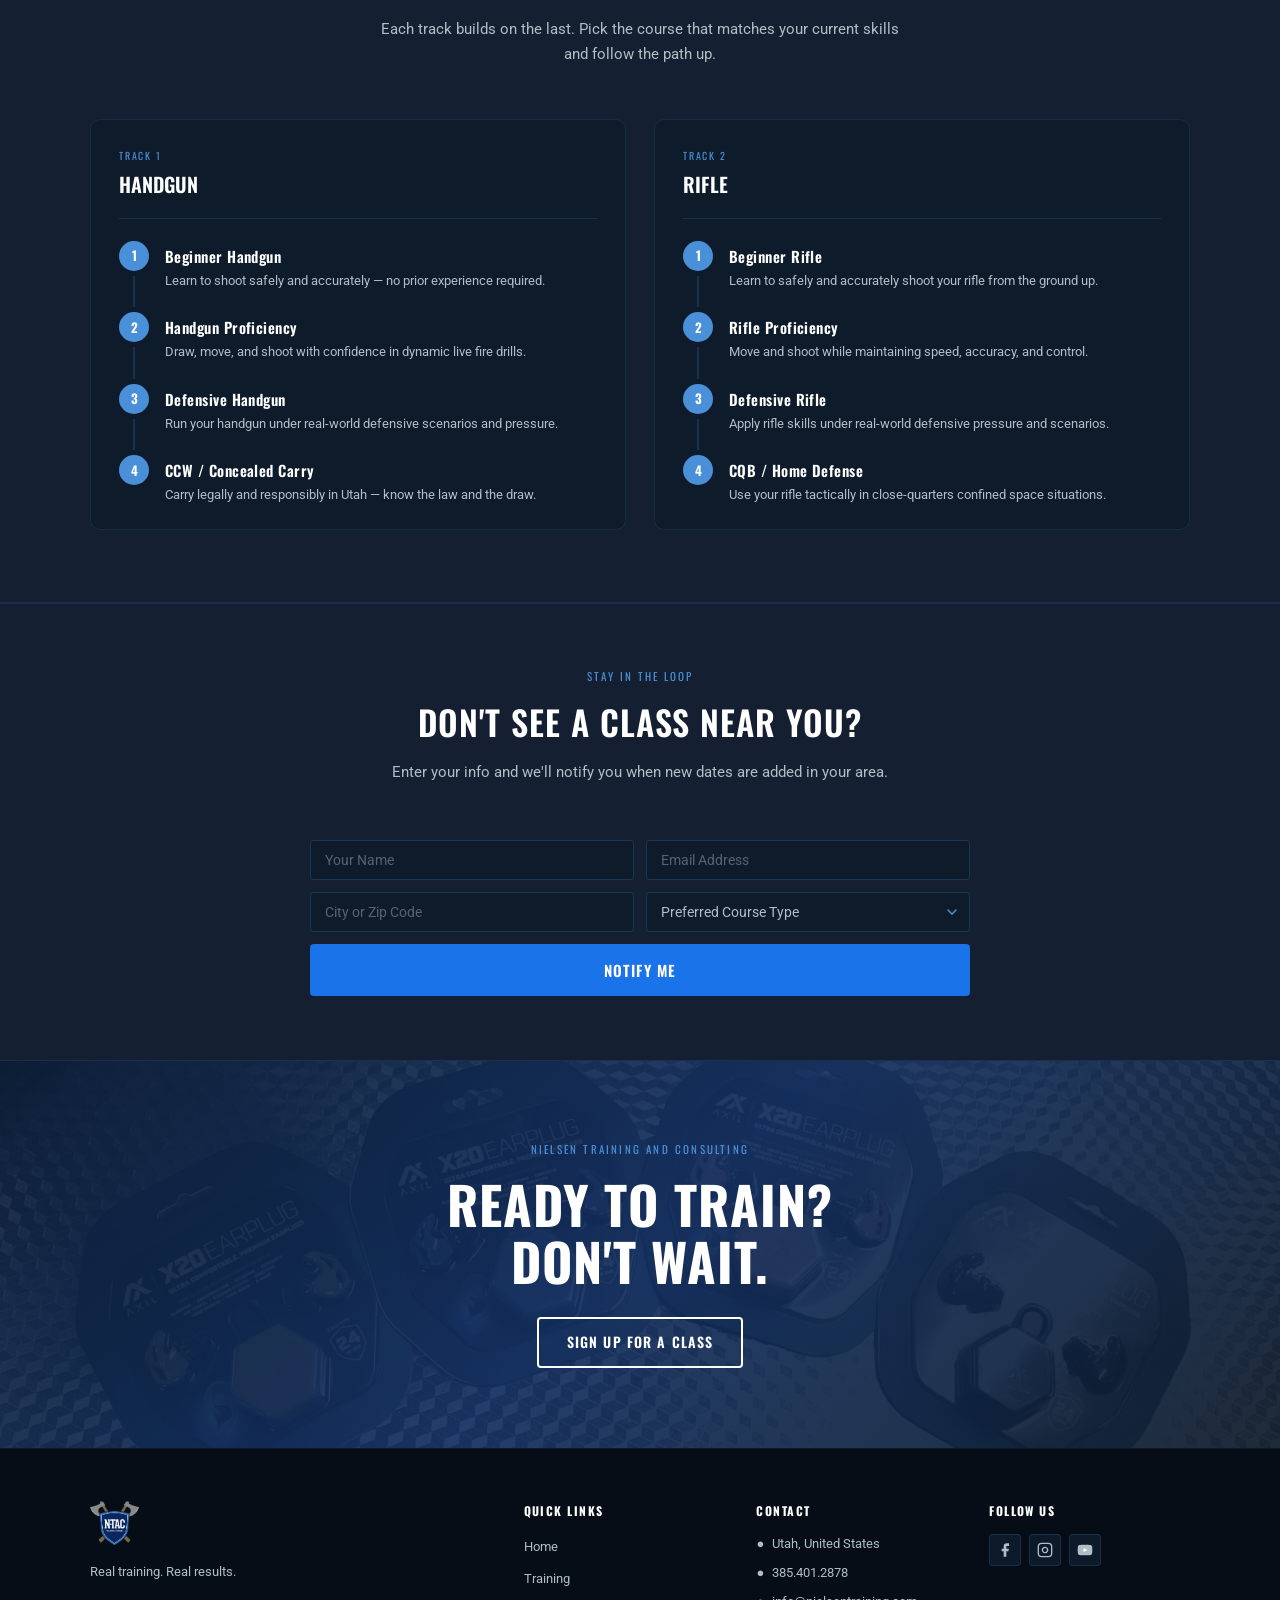
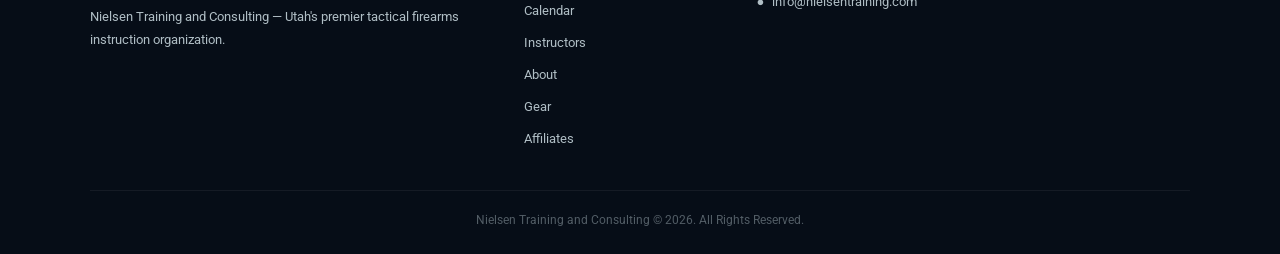
<file: calendar.html>
<!DOCTYPE html>
<html lang="en">
<head>
  <meta charset="UTF-8" />
  <meta name="viewport" content="width=device-width, initial-scale=1.0" />
  <title>Class Calendar — NTAC</title>
  <link rel="icon" type="image/png" href="images/logo-shield-color.png" />
  <link rel="preconnect" href="https://fonts.googleapis.com" />
  <link rel="preconnect" href="https://fonts.gstatic.com" crossorigin />
  <link href="https://fonts.googleapis.com/css2?family=Oswald:wght@400;500;600;700&family=Roboto:ital,wght@0,400;0,500;0,700;1,400&display=swap" rel="stylesheet" />
  <style>
    :root {
      --navy: #0d1b2a;
      --navy-light: #142032;
      --navy-mid: #1a2a3a;
      --accent: #4a90d9;
      --cta: #1a73e8;
      --cta-hover: #1558b0;
      --white: #ffffff;
      --grey: #b0bec5;
      --gold: #f5c518;
      --green: #4caf8a;
      --warn: #e8a020;
      --danger: #e05252;
    }
    *, *::before, *::after { box-sizing: border-box; margin: 0; padding: 0; }
    html { scroll-behavior: smooth; }
    body { background: var(--navy); color: var(--white); font-family: 'Roboto', sans-serif; font-size: 15px; line-height: 1.6; }
    a { color: inherit; text-decoration: none; }
    ul { list-style: none; }
    img { display: block; max-width: 100%; }

    /* ── BUTTONS ── */
    .btn { display: inline-block; padding: 12px 28px; border-radius: 4px; font-family: 'Oswald', sans-serif; font-weight: 600; font-size: 14px; letter-spacing: 0.08em; text-transform: uppercase; cursor: pointer; transition: background 0.2s, color 0.2s, border-color 0.2s; border: 2px solid transparent; text-align: center; }
    .btn-primary { background: var(--cta); color: var(--white); }
    .btn-primary:hover { background: var(--cta-hover); }
    .btn-outline { background: transparent; color: var(--white); border-color: var(--white); }
    .btn-outline:hover { background: var(--white); color: var(--navy); }
    .btn-sm { padding: 8px 18px; font-size: 12px; }

    /* ── NAV ── */
    nav { position: fixed; top: 0; left: 0; right: 0; z-index: 100; background: rgba(13,27,42,0.97); backdrop-filter: blur(6px); border-bottom: 1px solid rgba(74,144,217,0.15); }
    .nav-inner { max-width: 1200px; margin: 0 auto; padding: 0 24px; height: 64px; display: flex; align-items: center; }
    .nav-logo img { height: 38px; width: auto; }
    .nav-links { display: flex; align-items: center; gap: 4px; margin-left: auto; }
    .nav-links li a { padding: 6px 12px; font-family: 'Oswald', sans-serif; font-size: 13px; letter-spacing: 0.06em; color: var(--grey); text-transform: uppercase; transition: color 0.2s; }
    .nav-links li a:hover, .nav-links li a.active { color: var(--white); }
    .nav-links .nav-cta a { padding: 0; }
    .hamburger { display: none; background: none; border: none; cursor: pointer; flex-direction: column; gap: 5px; padding: 4px; margin-left: auto; }
    .hamburger span { display: block; width: 22px; height: 2px; background: var(--white); border-radius: 2px; transition: transform 0.25s, opacity 0.25s; }
    .hamburger.open span:nth-child(1) { transform: translateY(7px) rotate(45deg); }
    .hamburger.open span:nth-child(2) { opacity: 0; }
    .hamburger.open span:nth-child(3) { transform: translateY(-7px) rotate(-45deg); }
    .mobile-menu { display: none; position: fixed; top: 64px; left: 0; right: 0; background: var(--navy-light); z-index: 99; padding: 20px 24px 28px; border-bottom: 1px solid rgba(74,144,217,0.2); }
    .mobile-menu.open { display: block; }
    .mobile-menu ul { display: flex; flex-direction: column; gap: 4px; margin-bottom: 20px; }
    .mobile-menu ul li a { display: block; padding: 10px 0; font-family: 'Oswald', sans-serif; font-size: 15px; letter-spacing: 0.06em; text-transform: uppercase; color: var(--grey); border-bottom: 1px solid rgba(255,255,255,0.06); }
    .mobile-menu ul li a:hover { color: var(--white); }

    /* ── HERO ── */
    .cal-hero { padding: 120px 24px 80px; background: linear-gradient(140deg, #081220 0%, #0d1b2a 45%, #0f2348 100%); border-bottom: 1px solid rgba(74,144,217,0.18); position: relative; overflow: hidden; }
    .cal-hero::before { content: ''; position: absolute; top: -120px; right: -120px; width: 600px; height: 600px; background: radial-gradient(circle, rgba(26,115,232,0.1) 0%, transparent 70%); pointer-events: none; }
    .cal-hero-inner { max-width: 1100px; margin: 0 auto; display: flex; align-items: center; justify-content: space-between; gap: 56px; position: relative; z-index: 1; }
    .cal-hero-left { flex: 1; }
    .cal-hero-eyebrow { display: inline-block; font-family: 'Oswald', sans-serif; font-size: 11px; letter-spacing: 0.18em; text-transform: uppercase; color: var(--accent); margin-bottom: 18px; padding: 4px 12px; border: 1px solid rgba(74,144,217,0.35); border-radius: 2px; }
    .cal-hero-headline { font-family: 'Oswald', sans-serif; font-size: clamp(30px, 4.5vw, 56px); font-weight: 700; line-height: 1.05; text-transform: uppercase; letter-spacing: 0.02em; margin-bottom: 22px; color: var(--white); }
    .cal-hero-headline span { color: var(--accent); }
    .cal-hero-sub { font-size: 16px; color: var(--grey); line-height: 1.75; max-width: 500px; margin-bottom: 32px; }
    .cal-hero-right { flex-shrink: 0; }
    .cal-hero-card { background: rgba(26,115,232,0.08); border: 1px solid rgba(74,144,217,0.28); border-radius: 10px; padding: 32px 28px; text-align: center; min-width: 260px; }
    .cal-hero-card-label { font-family: 'Oswald', sans-serif; font-size: 11px; letter-spacing: 0.15em; text-transform: uppercase; color: var(--grey); margin-bottom: 16px; display: block; }
    .cal-hero-card .btn { display: block; width: 100%; margin-bottom: 16px; }
    .cal-hero-card p { font-size: 13px; color: var(--grey); line-height: 1.6; }
    .cal-hero-card p strong { color: var(--white); }

    /* ── COURSE PATH ── */
    .course-path { background: var(--navy-light); padding: 72px 24px; border-bottom: 1px solid rgba(74,144,217,0.12); }
    .course-path-inner { max-width: 1100px; margin: 0 auto; }
    .section-eyebrow { font-family: 'Oswald', sans-serif; font-size: 11px; letter-spacing: 0.18em; text-transform: uppercase; color: var(--accent); margin-bottom: 10px; display: block; }
    .section-heading { font-family: 'Oswald', sans-serif; font-size: clamp(22px, 3vw, 34px); font-weight: 600; text-transform: uppercase; letter-spacing: 0.03em; color: var(--white); margin-bottom: 8px; }
    .section-subhead { color: var(--grey); font-size: 15px; line-height: 1.65; max-width: 540px; }
    .course-path-header { text-align: center; margin-bottom: 52px; }
    .course-path-header .section-subhead { margin: 0 auto; }
    .tracks-grid { display: grid; grid-template-columns: 1fr 1fr; gap: 28px; }
    .track-card { background: var(--navy); border: 1px solid rgba(74,144,217,0.15); border-radius: 10px; padding: 28px 28px 24px; }
    .track-card-eyebrow { font-family: 'Oswald', sans-serif; font-size: 10px; letter-spacing: 0.18em; text-transform: uppercase; color: var(--accent); margin-bottom: 4px; }
    .track-card-title { font-family: 'Oswald', sans-serif; font-size: 20px; font-weight: 600; text-transform: uppercase; color: var(--white); padding-bottom: 18px; margin-bottom: 22px; border-bottom: 1px solid rgba(74,144,217,0.18); }
    .track-steps { display: flex; flex-direction: column; }
    .track-step { display: flex; gap: 16px; text-decoration: none; transition: opacity 0.18s; }
    .track-step:hover { opacity: 0.75; }
    .track-step-spine { display: flex; flex-direction: column; align-items: center; flex-shrink: 0; }
    .step-num { width: 30px; height: 30px; border-radius: 50%; background: var(--accent); color: var(--white); font-family: 'Oswald', sans-serif; font-weight: 700; font-size: 13px; display: flex; align-items: center; justify-content: center; flex-shrink: 0; }
    .step-line { width: 2px; flex: 1; min-height: 18px; background: rgba(74,144,217,0.2); margin: 5px 0; }
    .track-step:last-child .step-line { display: none; }
    .track-step-body { padding: 3px 0 22px; }
    .track-step:last-child .track-step-body { padding-bottom: 0; }
    .step-name { font-family: 'Oswald', sans-serif; font-size: 15px; font-weight: 600; color: var(--white); margin-bottom: 3px; letter-spacing: 0.03em; }
    .step-desc { font-size: 13px; color: var(--grey); line-height: 1.5; }

    /* ── FILTER BAR ── */
    .filter-bar { position: sticky; top: 64px; z-index: 80; background: rgba(26,42,58,0.98); backdrop-filter: blur(8px); border-bottom: 1px solid rgba(74,144,217,0.2); padding: 12px 24px; }
    .filter-inner { max-width: 1100px; margin: 0 auto; display: flex; align-items: center; gap: 14px; flex-wrap: wrap; }
    .filter-label-text { font-family: 'Oswald', sans-serif; font-size: 11px; letter-spacing: 0.12em; text-transform: uppercase; color: var(--grey); white-space: nowrap; }
    .filter-select { background: var(--navy); color: var(--white); border: 1px solid rgba(74,144,217,0.28); border-radius: 4px; padding: 8px 36px 8px 12px; font-family: 'Roboto', sans-serif; font-size: 13px; cursor: pointer; appearance: none; -webkit-appearance: none; background-image: url("data:image/svg+xml,%3Csvg width='10' height='6' viewBox='0 0 10 6' fill='none' xmlns='http://www.w3.org/2000/svg'%3E%3Cpath d='M1 1L5 5L9 1' stroke='%234a90d9' stroke-width='1.5' stroke-linecap='round'/%3E%3C/svg%3E"); background-repeat: no-repeat; background-position: right 12px center; min-width: 210px; }
    .filter-select:focus { outline: none; border-color: var(--accent); }
    .filter-count { font-size: 13px; color: var(--grey); margin-left: 4px; }
    .filter-clear { margin-left: auto; background: none; border: none; color: var(--accent); font-size: 13px; cursor: pointer; font-family: 'Roboto', sans-serif; text-decoration: underline; white-space: nowrap; padding: 0; }

    /* ── SOCIAL PROOF STRIP ── */
    .proof-strip { background: rgba(26,115,232,0.07); border-bottom: 1px solid rgba(74,144,217,0.14); padding: 16px 24px; min-height: 72px; display: flex; align-items: center; justify-content: center; }
    .proof-strip-inner { max-width: 740px; margin: 0 auto; text-align: center; }
    .proof-stars { color: var(--gold); font-size: 12px; margin-bottom: 5px; letter-spacing: 2px; }
    .proof-quote { font-size: 15px; color: var(--white); font-style: italic; line-height: 1.5; transition: opacity 0.35s ease; }
    .proof-author { font-family: 'Oswald', sans-serif; font-size: 11px; letter-spacing: 0.1em; text-transform: uppercase; color: var(--accent); margin-top: 6px; }

    /* ══════════════════════════════════════════
       DASHBOARD SECTION
    ══════════════════════════════════════════ */
    .dashboard-section { background: var(--navy); padding: 20px 24px 64px; }
    .dashboard-inner { max-width: 1100px; margin: 0 auto; }
    .dashboard-grid {
      display: grid;
      grid-template-columns: 236px 1fr 296px;
      gap: 14px;
      align-items: start;
    }

    /* ── SHARED PANEL ── */
    .panel {
      background: var(--navy-light);
      border: 1px solid rgba(74,144,217,0.16);
      border-radius: 10px;
      overflow: hidden;
    }

    /* ── LEFT PANEL ── */
    .panel-left { display: flex; flex-direction: column; }

    .mini-cal-hdr {
      display: flex;
      align-items: center;
      justify-content: space-between;
      padding: 14px 14px 8px;
    }
    .mini-cal-month {
      font-family: 'Oswald', sans-serif;
      font-size: 14px;
      font-weight: 600;
      color: var(--white);
    }
    .mini-cal-navs { display: flex; gap: 4px; }
    .mini-nav-btn {
      background: none;
      border: 1px solid rgba(74,144,217,0.2);
      border-radius: 4px;
      color: var(--grey);
      width: 22px; height: 22px;
      font-size: 14px;
      cursor: pointer;
      display: flex; align-items: center; justify-content: center;
      transition: border-color 0.2s, color 0.2s;
      line-height: 1;
      padding: 0;
    }
    .mini-nav-btn:hover { border-color: var(--accent); color: var(--white); }

    .mini-cal-body { padding: 0 8px 10px; }
    .mini-wday-row { display: grid; grid-template-columns: repeat(7, 1fr); }
    .mini-wday { text-align: center; font-family: 'Oswald', sans-serif; font-size: 9px; letter-spacing: 0.06em; color: rgba(176,190,197,0.5); padding: 4px 0 5px; }
    .mini-days-grid { display: grid; grid-template-columns: repeat(7, 1fr); gap: 1px; }

    .cal-day {
      position: relative;
      aspect-ratio: 1;
      display: flex;
      flex-direction: column;
      align-items: center;
      justify-content: center;
      border-radius: 5px;
      cursor: pointer;
      font-size: 12px;
      color: rgba(176,190,197,0.4);
      transition: background 0.13s, color 0.13s;
      user-select: none;
      line-height: 1;
    }
    .cal-day.empty { cursor: default; pointer-events: none; }
    .cal-day.has-class { color: rgba(176,190,197,0.85); }
    .cal-day:hover:not(.empty):not(.selected) { background: rgba(74,144,217,0.16); color: var(--white); }
    .cal-day.today:not(.selected) { color: var(--accent); font-weight: 700; }
    .cal-day.selected { background: var(--accent); color: var(--white) !important; font-weight: 600; }
    .cal-dot {
      position: absolute;
      bottom: 3px;
      width: 3px; height: 3px;
      border-radius: 50%;
      background: var(--accent);
    }
    .cal-day.selected .cal-dot { background: rgba(255,255,255,0.6); }

    .upcoming-sep { border: none; border-top: 1px solid rgba(74,144,217,0.12); margin: 2px 0 0; }
    .upcoming-hdr { padding: 10px 14px 6px; font-family: 'Oswald', sans-serif; font-size: 10px; letter-spacing: 0.16em; text-transform: uppercase; color: var(--accent); }
    .upcoming-item { padding: 8px 14px; border-top: 1px solid rgba(255,255,255,0.04); cursor: pointer; transition: background 0.13s; }
    .upcoming-item:hover { background: rgba(74,144,217,0.09); }
    .upcoming-item-name { font-family: 'Oswald', sans-serif; font-size: 12px; color: var(--white); margin-bottom: 2px; }
    .upcoming-item-meta { font-size: 10px; color: var(--grey); }

    /* ── CENTER PANEL ── */
    .panel-center { display: flex; flex-direction: column; min-height: 500px; }
    .center-date-hdr {
      padding: 15px 18px 12px;
      font-family: 'Oswald', sans-serif;
      font-size: 16px;
      font-weight: 600;
      color: var(--white);
      border-bottom: 1px solid rgba(74,144,217,0.12);
      flex-shrink: 0;
      letter-spacing: 0.02em;
    }
    .center-rows { flex: 1; overflow-y: auto; }

    .class-row {
      display: flex;
      align-items: center;
      gap: 14px;
      padding: 13px 18px;
      border-bottom: 1px solid rgba(255,255,255,0.04);
      cursor: pointer;
      transition: background 0.12s;
    }
    .class-row:last-child { border-bottom: none; }
    .class-row:hover:not(.active) { background: rgba(74,144,217,0.1); }
    .class-row.active { background: var(--cta); }

    .row-time-col { flex-shrink: 0; min-width: 50px; }
    .row-time { font-family: 'Oswald', sans-serif; font-size: 18px; font-weight: 700; color: var(--white); line-height: 1; }
    .row-time-sub { font-size: 10px; color: rgba(176,190,197,0.6); margin-top: 2px; }
    .class-row.active .row-time-sub { color: rgba(255,255,255,0.7); }

    .row-body { flex: 1; min-width: 0; }
    .row-name { font-family: 'Oswald', sans-serif; font-size: 14px; color: var(--white); margin-bottom: 4px; white-space: nowrap; overflow: hidden; text-overflow: ellipsis; }
    .row-tags { display: flex; align-items: center; gap: 5px; }
    .row-tag { font-family: 'Oswald', sans-serif; font-size: 9px; letter-spacing: 0.1em; text-transform: uppercase; padding: 2px 6px; border-radius: 2px; }
    .tag-handgun { background: rgba(74,144,217,0.2); color: var(--accent); }
    .tag-rifle { background: rgba(76,175,138,0.2); color: #4caf8a; }
    .tag-specialty { background: rgba(232,160,32,0.2); color: #e8a020; }
    .class-row.active .row-tag { background: rgba(255,255,255,0.22); color: rgba(255,255,255,0.92); }
    .row-loc { font-size: 11px; color: rgba(176,190,197,0.6); margin-top: 3px; }
    .class-row.active .row-loc { color: rgba(255,255,255,0.75); }

    .no-classes-msg { padding: 56px 20px; text-align: center; }
    .no-classes-msg h4 { font-family: 'Oswald', sans-serif; font-size: 16px; color: var(--white); margin-bottom: 8px; }
    .no-classes-msg p { font-size: 13px; color: var(--grey); margin-bottom: 20px; line-height: 1.6; }

    /* ── RIGHT PANEL ── */
    .panel-right {
      display: flex;
      flex-direction: column;
      overflow: hidden;
    }
    .sheet-bar {
      display: none;
      padding: 10px 16px 5px;
      align-items: center;
      justify-content: space-between;
      flex-shrink: 0;
    }
    .sheet-handle { width: 36px; height: 4px; background: rgba(255,255,255,0.18); border-radius: 2px; }
    .sheet-close { background: none; border: none; color: var(--grey); font-size: 12px; cursor: pointer; font-family: 'Roboto', sans-serif; padding: 0; }
    .sheet-close:hover { color: var(--white); }

    .detail-scroll { flex: 1; overflow-y: auto; padding: 16px 16px 0; }

    .detail-pill {
      display: inline-block;
      font-family: 'Oswald', sans-serif;
      font-size: 10px;
      letter-spacing: 0.12em;
      text-transform: uppercase;
      padding: 3px 10px;
      border-radius: 10px;
      margin-bottom: 10px;
    }
    .detail-name { font-family: 'Oswald', sans-serif; font-size: 20px; font-weight: 700; color: var(--white); line-height: 1.15; text-transform: uppercase; margin-bottom: 9px; }
    .detail-date-line { font-size: 12px; color: var(--accent); font-family: 'Oswald', sans-serif; letter-spacing: 0.06em; margin-bottom: 10px; }
    .detail-desc { font-size: 13px; color: var(--grey); line-height: 1.65; margin-bottom: 14px; }
    .detail-img { width: 100%; border-radius: 6px; overflow: hidden; margin-bottom: 14px; aspect-ratio: 16/9; }
    .detail-img img { width: 100%; height: 100%; object-fit: cover; display: block; }

    .stat-rows { margin-bottom: 8px; }
    .stat-row { display: flex; align-items: baseline; padding: 8px 0; border-bottom: 1px dotted rgba(74,144,217,0.2); }
    .stat-row:last-child { border-bottom: none; }
    .stat-lbl { font-size: 12px; color: var(--grey); white-space: nowrap; flex-shrink: 0; }
    .stat-dots { flex: 1; border-bottom: 1px dotted rgba(74,144,217,0.22); margin: 0 8px; position: relative; top: -4px; }
    .stat-val { font-family: 'Oswald', sans-serif; font-size: 13px; color: var(--white); font-weight: 600; white-space: nowrap; flex-shrink: 0; }
    .stat-val.warn { color: var(--warn); }
    .stat-val.danger { color: var(--danger); }

    .detail-cta-row { padding: 12px 16px; border-top: 1px solid rgba(74,144,217,0.12); display: flex; gap: 8px; flex-shrink: 0; }
    .detail-reserve {
      flex: 1;
      display: block;
      text-align: center;
      padding: 12px 8px;
      background: var(--cta);
      color: var(--white);
      font-family: 'Oswald', sans-serif;
      font-size: 13px;
      font-weight: 600;
      letter-spacing: 0.08em;
      text-transform: uppercase;
      border-radius: 4px;
      transition: background 0.2s;
      border: none;
      cursor: pointer;
    }
    .detail-reserve:hover { background: var(--cta-hover); }
    .detail-save {
      width: 44px;
      background: rgba(74,144,217,0.1);
      border: 1px solid rgba(74,144,217,0.25);
      border-radius: 4px;
      color: var(--accent);
      display: flex;
      align-items: center;
      justify-content: center;
      cursor: pointer;
      transition: background 0.2s, color 0.2s, border-color 0.2s;
      flex-shrink: 0;
    }
    .detail-save:hover, .detail-save.saved { background: rgba(74,144,217,0.25); color: var(--white); border-color: var(--accent); }

    .detail-empty { flex: 1; display: flex; flex-direction: column; align-items: center; justify-content: center; padding: 24px; text-align: center; }
    .detail-empty svg { opacity: 0.18; margin-bottom: 14px; }
    .detail-empty p { color: var(--grey); font-size: 13px; line-height: 1.6; max-width: 200px; }

    /* Sheet overlay */
    .sheet-overlay { display: none; position: fixed; inset: 0; background: rgba(0,0,0,0.55); z-index: 299; }
    .sheet-overlay.open { display: block; }

    /* ── EMAIL CAPTURE ── */
    .email-capture { background: var(--navy-light); border-top: 1px solid rgba(74,144,217,0.14); border-bottom: 1px solid rgba(74,144,217,0.14); padding: 64px 24px; }
    .email-capture-inner { max-width: 660px; margin: 0 auto; text-align: center; }
    .email-capture-inner .section-subhead { margin: 0 auto 32px; }
    .email-form { display: grid; grid-template-columns: 1fr 1fr; gap: 12px; text-align: left; }
    .email-form .span-full { grid-column: 1 / -1; }
    .form-input, .form-select-field { width: 100%; padding: 11px 14px; background: var(--navy); border: 1px solid rgba(74,144,217,0.24); border-radius: 4px; color: var(--white); font-family: 'Roboto', sans-serif; font-size: 14px; transition: border-color 0.2s; }
    .form-input::placeholder { color: rgba(176,190,197,0.45); }
    .form-input:focus, .form-select-field:focus { outline: none; border-color: var(--accent); }
    .form-select-field { color: var(--grey); appearance: none; -webkit-appearance: none; background-image: url("data:image/svg+xml,%3Csvg width='10' height='6' viewBox='0 0 10 6' fill='none' xmlns='http://www.w3.org/2000/svg'%3E%3Cpath d='M1 1L5 5L9 1' stroke='%234a90d9' stroke-width='1.5' stroke-linecap='round'/%3E%3C/svg%3E"); background-repeat: no-repeat; background-position: right 12px center; padding-right: 32px; background-color: var(--navy); }
    .form-select-field option { color: var(--white); background: var(--navy); }

    /* ── FOOTER CTA ── */
    .footer-cta { background: linear-gradient(135deg, #0b1e38 0%, #143060 50%, #0d1b2a 100%); padding: 80px 24px; text-align: center; position: relative; overflow: hidden; }
    .footer-cta::before { content: ''; position: absolute; inset: 0; background: url('images/hero-bg.jpg') center/cover no-repeat; opacity: 0.07; }
    .footer-cta-inner { position: relative; z-index: 1; max-width: 560px; margin: 0 auto; }
    .footer-cta-eyebrow { font-family: 'Oswald', sans-serif; font-size: 11px; letter-spacing: 0.2em; text-transform: uppercase; color: var(--accent); margin-bottom: 16px; }
    .footer-cta h2 { font-family: 'Oswald', sans-serif; font-size: clamp(30px, 5vw, 52px); font-weight: 700; text-transform: uppercase; letter-spacing: 0.02em; line-height: 1.1; margin-bottom: 28px; color: var(--white); }

    /* ── FOOTER ── */
    footer { background: #060d17; border-top: 1px solid rgba(74,144,217,0.1); padding: 52px 24px 24px; }
    .footer-grid { max-width: 1100px; margin: 0 auto 40px; display: grid; grid-template-columns: 2fr 1fr 1fr 1fr; gap: 32px; }
    .footer-logo img { height: 44px; width: auto; margin-bottom: 16px; }
    .footer-tagline { font-size: 13px; color: var(--grey); line-height: 1.75; }
    .footer-col h4 { font-family: 'Oswald', sans-serif; font-size: 12px; letter-spacing: 0.12em; text-transform: uppercase; color: var(--white); margin-bottom: 14px; }
    .footer-col ul { display: flex; flex-direction: column; gap: 8px; }
    .footer-col ul li a { font-size: 13px; color: var(--grey); transition: color 0.2s; }
    .footer-col ul li a:hover { color: var(--white); }
    .footer-contact-item { display: flex; gap: 8px; align-items: flex-start; font-size: 13px; color: var(--grey); margin-bottom: 8px; }
    .footer-contact-item a { color: var(--grey); transition: color 0.2s; }
    .footer-contact-item a:hover { color: var(--white); }
    .social-icons { display: flex; gap: 8px; margin-top: 4px; }
    .social-icon { width: 32px; height: 32px; border-radius: 4px; background: rgba(74,144,217,0.1); border: 1px solid rgba(74,144,217,0.18); display: flex; align-items: center; justify-content: center; color: var(--grey); transition: background 0.2s, color 0.2s; }
    .social-icon:hover { background: var(--accent); color: var(--white); }
    .footer-bottom { max-width: 1100px; margin: 0 auto; border-top: 1px solid rgba(255,255,255,0.06); padding-top: 20px; font-size: 12px; color: rgba(176,190,197,0.45); text-align: center; }

    /* ══════════════════════════════════════════
       RESPONSIVE
    ══════════════════════════════════════════ */
    @media (max-width: 980px) {
      .nav-links { display: none; }
      .hamburger { display: flex; }
      .cal-hero-inner { flex-direction: column; }
      .cal-hero-right { width: 100%; }
      .cal-hero-card { min-width: 0; }
      .tracks-grid { grid-template-columns: 1fr; }
      .filter-inner { gap: 10px; }
      .filter-label-text { display: none; }
      .filter-select { min-width: 0; width: 100%; }
      /* 2-col dashboard: left + center */
      .dashboard-grid { grid-template-columns: 200px 1fr; }
      /* Right panel becomes bottom sheet */
      .panel-right {
        position: fixed;
        bottom: 0; left: 0; right: 0;
        height: 82vh;
        z-index: 300;
        border-radius: 16px 16px 0 0;
        transform: translateY(100%);
        transition: transform 0.3s cubic-bezier(0.4,0,0.2,1);
        border-bottom: none;
      }
      .panel-right.open { transform: translateY(0); }
      .sheet-bar { display: flex; }
      .email-form { grid-template-columns: 1fr; }
      .email-form .span-full { grid-column: 1; }
      .footer-grid { grid-template-columns: 1fr 1fr; }
    }
    @media (max-width: 640px) {
      .cal-hero { padding: 96px 20px 56px; }
      .dashboard-section { padding: 16px 12px 48px; }
      .dashboard-grid { grid-template-columns: 1fr; gap: 12px; }
      .panel-center { min-height: 280px; }
      .footer-grid { grid-template-columns: 1fr; }
    }
  </style>
</head>
<body>

<!-- NAV -->
<nav>
  <div class="nav-inner">
    <div class="nav-logo"><a href="index.html"><img src="images/logo-shield-color.png" alt="NTAC" /></a></div>
    <ul class="nav-links">
      <li><a href="index.html">Home</a></li>
      <li><a href="index.html#courses">Training</a></li>
      <li><a href="calendar.html" class="active">Calendar</a></li>
      <li><a href="#">Instructors</a></li>
      <li><a href="#">About</a></li>
      <li><a href="#">Gear</a></li>
      <li><a href="#">Affiliates</a></li>
      <li class="nav-cta"><a href="#dashboard" class="btn btn-primary btn-sm">Sign Up for a Class</a></li>
    </ul>
    <button class="hamburger" id="hamburger" aria-label="Menu"><span></span><span></span><span></span></button>
  </div>
</nav>
<div class="mobile-menu" id="mobileMenu">
  <ul>
    <li><a href="index.html" onclick="closeMenu()">Home</a></li>
    <li><a href="index.html#courses" onclick="closeMenu()">Training</a></li>
    <li><a href="calendar.html" onclick="closeMenu()">Calendar</a></li>
    <li><a href="#" onclick="closeMenu()">Instructors</a></li>
    <li><a href="#" onclick="closeMenu()">About</a></li>
    <li><a href="#" onclick="closeMenu()">Gear</a></li>
    <li><a href="#" onclick="closeMenu()">Affiliates</a></li>
  </ul>
  <a href="#dashboard" class="btn btn-primary" onclick="closeMenu()">Sign Up for a Class</a>
</div>

<!-- HERO -->
<section class="cal-hero">
  <div class="cal-hero-inner">
    <div class="cal-hero-left">
      <span class="cal-hero-eyebrow">NTAC — 2026 Course Schedule</span>
      <h1 class="cal-hero-headline">Stop Standing Still.<br><span>Learn To Run Your Rifle.</span></h1>
      <p class="cal-hero-sub">You can hit a target — but can you do it while moving? NTAC courses build on each other to take you from zero to real-world defensive application. Find your next class below and reserve your spot before it fills.</p>
      <a href="#dashboard" class="btn btn-primary">Browse Open Classes</a>
    </div>
    <div class="cal-hero-right">
      <div class="cal-hero-card">
        <span class="cal-hero-card-label">New Dates Added Monthly</span>
        <a href="#dashboard" class="btn btn-primary">Reserve My Spot</a>
        <p>Classes fill fast.<br><strong>Several upcoming dates are nearly full.</strong></p>
      </div>
    </div>
  </div>
</section>

<!-- FILTER BAR -->
<div class="filter-bar">
  <div class="filter-inner">
    <span class="filter-label-text">Filter:</span>
    <select class="filter-select" id="filterType" onchange="applyFilters()">
      <option value="">All Course Types</option>
      <optgroup label="Handgun">
        <option value="intro-handgun">Intro to Handgun</option>
        <option value="beginner-handgun">Beginner Handgun</option>
        <option value="handgun-proficiency">Handgun Proficiency</option>
        <option value="defensive-handgun">Defensive Handgun</option>
        <option value="low-light-handgun">Low Light Handgun</option>
        <option value="handgun-manipulations">Handgun Manipulations</option>
        <option value="comp-handgun">Competition Handgun</option>
        <option value="ccw">CCW / Concealed Carry</option>
        <option value="womens-handgun">Women's Handgun</option>
      </optgroup>
      <optgroup label="Rifle">
        <option value="beginner-rifle">Beginner Rifle</option>
        <option value="rifle-proficiency">Rifle Proficiency</option>
        <option value="defensive-rifle">Defensive Rifle</option>
        <option value="rifle-manipulations">Rifle Manipulations</option>
        <option value="cqb">CQB / Home Defense</option>
      </optgroup>
      <optgroup label="Specialty">
        <option value="defensive-shotgun">Defensive Shotgun</option>
        <option value="shooting-barricades">Shooting Around Barricades</option>
        <option value="team-tactics">Team Tactics</option>
        <option value="tecc">TECC</option>
        <option value="skills-maintenance">Skills Maintenance</option>
      </optgroup>
    </select>
    <select class="filter-select" id="filterLocation" onchange="applyFilters()">
      <option value="">All Locations</option>
      <option value="Orem TP">Orem TP</option>
      <option value="Murray">Murray</option>
      <option value="Layton">Layton</option>
      <option value="Tooele">Tooele</option>
      <option value="The Farm">The Farm</option>
    </select>
    <span class="filter-count" id="filterCount"></span>
    <button class="filter-clear" onclick="clearFilters()">Clear Filters</button>
  </div>
</div>

<!-- SOCIAL PROOF STRIP -->
<div class="proof-strip">
  <div class="proof-strip-inner">
    <div class="proof-stars">&#9733;&#9733;&#9733;&#9733;&#9733;</div>
    <div class="proof-quote" id="proofQuote">"I came in with zero experience and left completely confident."</div>
    <div class="proof-author" id="proofAuthor">Sarah M. &nbsp;&mdash;&nbsp; Beginner Handgun</div>
  </div>
</div>

<!-- ══════════════════════════════════════════
     DASHBOARD
══════════════════════════════════════════ -->
<section class="dashboard-section" id="dashboard">
  <div class="dashboard-inner">
    <div class="dashboard-grid">

      <!-- LEFT: Mini Calendar + Upcoming -->
      <div class="panel panel-left">
        <div id="miniCalWrap"></div>
        <hr class="upcoming-sep" />
        <div class="upcoming-hdr">Upcoming</div>
        <div id="upcomingList"></div>
      </div>

      <!-- CENTER: Class Rows -->
      <div class="panel panel-center">
        <div class="center-date-hdr" id="centerDateHdr">—</div>
        <div class="center-rows" id="centerRows"></div>
      </div>

      <!-- RIGHT: Detail Panel -->
      <div class="panel panel-right" id="rightPanel">
        <div class="sheet-bar">
          <div class="sheet-handle"></div>
          <button class="sheet-close" onclick="closeSheet()">&#10005; Close</button>
        </div>
        <div id="detailContent" style="flex:1;display:flex;flex-direction:column;overflow:hidden;"></div>
      </div>

    </div>
  </div>
</section>

<!-- Sheet overlay (mobile) -->
<div class="sheet-overlay" id="sheetOverlay" onclick="closeSheet()"></div>

<!-- COURSE PATH -->
<section class="course-path" id="find-your-level">
  <div class="course-path-inner">
    <div class="course-path-header">
      <span class="section-eyebrow">Find Your Level</span>
      <h2 class="section-heading">Start Where You Are. Train Where You Want to Be.</h2>
      <p class="section-subhead">Each track builds on the last. Pick the course that matches your current skills and follow the path up.</p>
    </div>
    <div class="tracks-grid">
      <div class="track-card">
        <div class="track-card-eyebrow">Track 1</div>
        <div class="track-card-title">Handgun</div>
        <div class="track-steps">
          <a href="beginner-handgun.html" class="track-step">
            <div class="track-step-spine"><div class="step-num">1</div><div class="step-line"></div></div>
            <div class="track-step-body"><div class="step-name">Beginner Handgun</div><div class="step-desc">Learn to shoot safely and accurately — no prior experience required.</div></div>
          </a>
          <a href="handgun-proficiency.html" class="track-step">
            <div class="track-step-spine"><div class="step-num">2</div><div class="step-line"></div></div>
            <div class="track-step-body"><div class="step-name">Handgun Proficiency</div><div class="step-desc">Draw, move, and shoot with confidence in dynamic live fire drills.</div></div>
          </a>
          <a href="defensive-handgun.html" class="track-step">
            <div class="track-step-spine"><div class="step-num">3</div><div class="step-line"></div></div>
            <div class="track-step-body"><div class="step-name">Defensive Handgun</div><div class="step-desc">Run your handgun under real-world defensive scenarios and pressure.</div></div>
          </a>
          <a href="#" class="track-step">
            <div class="track-step-spine"><div class="step-num">4</div><div class="step-line"></div></div>
            <div class="track-step-body"><div class="step-name">CCW / Concealed Carry</div><div class="step-desc">Carry legally and responsibly in Utah — know the law and the draw.</div></div>
          </a>
        </div>
      </div>
      <div class="track-card">
        <div class="track-card-eyebrow">Track 2</div>
        <div class="track-card-title">Rifle</div>
        <div class="track-steps">
          <a href="beginner-rifle.html" class="track-step">
            <div class="track-step-spine"><div class="step-num">1</div><div class="step-line"></div></div>
            <div class="track-step-body"><div class="step-name">Beginner Rifle</div><div class="step-desc">Learn to safely and accurately shoot your rifle from the ground up.</div></div>
          </a>
          <a href="rifle-proficiency.html" class="track-step">
            <div class="track-step-spine"><div class="step-num">2</div><div class="step-line"></div></div>
            <div class="track-step-body"><div class="step-name">Rifle Proficiency</div><div class="step-desc">Move and shoot while maintaining speed, accuracy, and control.</div></div>
          </a>
          <a href="defensive-rifle.html" class="track-step">
            <div class="track-step-spine"><div class="step-num">3</div><div class="step-line"></div></div>
            <div class="track-step-body"><div class="step-name">Defensive Rifle</div><div class="step-desc">Apply rifle skills under real-world defensive pressure and scenarios.</div></div>
          </a>
          <a href="#" class="track-step">
            <div class="track-step-spine"><div class="step-num">4</div><div class="step-line"></div></div>
            <div class="track-step-body"><div class="step-name">CQB / Home Defense</div><div class="step-desc">Use your rifle tactically in close-quarters confined space situations.</div></div>
          </a>
        </div>
      </div>
    </div>
  </div>
</section>

<!-- EMAIL CAPTURE -->
<section class="email-capture">
  <div class="email-capture-inner">
    <span class="section-eyebrow">Stay In the Loop</span>
    <h2 class="section-heading" style="margin-bottom:10px;">Don't See a Class Near You?</h2>
    <p class="section-subhead">Enter your info and we'll notify you when new dates are added in your area.</p>
    <br>
    <form class="email-form" onsubmit="return false;">
      <input type="text" class="form-input" placeholder="Your Name" />
      <input type="email" class="form-input" placeholder="Email Address" />
      <input type="text" class="form-input" placeholder="City or Zip Code" />
      <select class="form-select-field">
        <option value="" disabled selected>Preferred Course Type</option>
        <option>Beginner Handgun</option>
        <option>Handgun Proficiency</option>
        <option>Defensive Handgun</option>
        <option>CCW / Concealed Carry</option>
        <option>Beginner Rifle</option>
        <option>Rifle Proficiency</option>
        <option>Defensive Rifle</option>
        <option>CQB / Home Defense</option>
        <option>Women's Handgun</option>
        <option>TECC</option>
        <option>Skills Maintenance</option>
      </select>
      <div class="span-full">
        <button type="submit" class="btn btn-primary" style="width:100%;padding:13px;font-size:15px;">Notify Me</button>
      </div>
    </form>
  </div>
</section>

<!-- FOOTER CTA -->
<div class="footer-cta">
  <div class="footer-cta-inner">
    <p class="footer-cta-eyebrow">Nielsen Training and Consulting</p>
    <h2>Ready to Train?<br>Don't Wait.</h2>
    <a href="#dashboard" class="btn btn-outline">Sign Up for a Class</a>
  </div>
</div>

<!-- FOOTER -->
<footer>
  <div class="footer-grid">
    <div>
      <div class="footer-logo"><img src="images/logo-shield-color.png" alt="NTAC" /></div>
      <p class="footer-tagline">Real training. Real results.<br><br>Nielsen Training and Consulting — Utah's premier tactical firearms instruction organization.</p>
    </div>
    <div class="footer-col">
      <h4>Quick Links</h4>
      <ul>
        <li><a href="index.html">Home</a></li>
        <li><a href="index.html#courses">Training</a></li>
        <li><a href="calendar.html">Calendar</a></li>
        <li><a href="#">Instructors</a></li>
        <li><a href="#">About</a></li>
        <li><a href="#">Gear</a></li>
        <li><a href="#">Affiliates</a></li>
      </ul>
    </div>
    <div class="footer-col">
      <h4>Contact</h4>
      <div class="footer-contact-item"><span>&#9679;</span><span>Utah, United States</span></div>
      <div class="footer-contact-item"><span>&#9679;</span><a href="tel:3854012878">385.401.2878</a></div>
      <div class="footer-contact-item"><span>&#9679;</span><a href="mailto:info@nielsentraining.com">info@nielsentraining.com</a></div>
    </div>
    <div class="footer-col">
      <h4>Follow Us</h4>
      <div class="social-icons">
        <a href="#" class="social-icon" aria-label="Facebook"><svg width="16" height="16" viewBox="0 0 24 24" fill="currentColor"><path d="M18 2h-3a5 5 0 0 0-5 5v3H7v4h3v8h4v-8h3l1-4h-4V7a1 1 0 0 1 1-1h3z"/></svg></a>
        <a href="#" class="social-icon" aria-label="Instagram"><svg width="16" height="16" viewBox="0 0 24 24" fill="none" stroke="currentColor" stroke-width="2"><rect x="2" y="2" width="20" height="20" rx="5"/><path d="M16 11.37A4 4 0 1 1 12.63 8 4 4 0 0 1 16 11.37z"/><line x1="17.5" y1="6.5" x2="17.51" y2="6.5"/></svg></a>
        <a href="#" class="social-icon" aria-label="YouTube"><svg width="16" height="16" viewBox="0 0 24 24" fill="currentColor"><path d="M22.54 6.42a2.78 2.78 0 0 0-1.95-1.96C18.88 4 12 4 12 4s-6.88 0-8.59.46a2.78 2.78 0 0 0-1.95 1.96A29 29 0 0 0 1 12a29 29 0 0 0 .46 5.58A2.78 2.78 0 0 0 3.41 19.6C5.12 20 12 20 12 20s6.88 0 8.59-.46a2.78 2.78 0 0 0 1.95-1.95A29 29 0 0 0 23 12a29 29 0 0 0-.46-5.58z"/><polygon points="9.75 15.02 15.5 12 9.75 8.98 9.75 15.02" fill="white"/></svg></a>
      </div>
    </div>
  </div>
  <div class="footer-bottom">Nielsen Training and Consulting &copy; 2026. All Rights Reserved.</div>
</footer>

<script>
/* =====================
   CLASS DATA
===================== */
const CLASS_DATA = [
  /* ── May 14 (today) ── */
  { name: "Intro to Handgun",           type: "intro-handgun",         dateLabel: "May 14, 2026",     dateSort: "2026-05-14", time: "9:00 am",  location: "Orem TP",  spots: 8,  link: "#" },
  { name: "Women's Handgun",            type: "womens-handgun",        dateLabel: "May 14, 2026",     dateSort: "2026-05-14", time: "10:00 am", location: "Murray",   spots: 7,  link: "#" },
  { name: "TECC",                       type: "tecc",                  dateLabel: "May 14, 2026",     dateSort: "2026-05-14", time: "9:00 am",  location: "Layton",   spots: 11, link: "#" },
  /* ── May 16 ── */
  { name: "Rifle Proficiency",          type: "rifle-proficiency",     dateLabel: "May 16, 2026",     dateSort: "2026-05-16", time: "9:30 am",  location: "Layton",   spots: 5,  link: "rifle-proficiency.html" },
  { name: "Low Light Handgun",          type: "low-light-handgun",     dateLabel: "May 16, 2026",     dateSort: "2026-05-16", time: "6:00 pm",  location: "Murray",   spots: 6,  link: "#" },
  /* ── May 19 ── */
  { name: "Beginner Handgun",           type: "beginner-handgun",      dateLabel: "May 19–20, 2026",  dateSort: "2026-05-19", time: "5:00 pm",  location: "Orem TP",  spots: 8,  link: "beginner-handgun.html" },
  /* ── May 20 ── */
  { name: "Rifle Proficiency",          type: "rifle-proficiency",     dateLabel: "May 20–21, 2026",  dateSort: "2026-05-20", time: "5:30 pm",  location: "Orem TP",  spots: 3,  link: "rifle-proficiency.html" },
  /* ── May 21 ── */
  { name: "Handgun Manipulations",      type: "handgun-manipulations", dateLabel: "May 21, 2026",     dateSort: "2026-05-21", time: "9:00 am",  location: "Layton",   spots: 9,  link: "#" },
  /* ── May 23 ── */
  { name: "CCW / Concealed Carry",      type: "ccw",                   dateLabel: "May 23, 2026",     dateSort: "2026-05-23", time: "9:00 am",  location: "Layton",   spots: 5,  link: "#" },
  { name: "Women's Handgun",            type: "womens-handgun",        dateLabel: "May 23, 2026",     dateSort: "2026-05-23", time: "10:00 am", location: "Layton",   spots: 6,  link: "#" },
  { name: "Defensive Rifle",            type: "defensive-rifle",       dateLabel: "May 23, 2026",     dateSort: "2026-05-23", time: "9:30 am",  location: "Tooele",   spots: 12, link: "defensive-rifle.html" },
  { name: "TECC",                       type: "tecc",                  dateLabel: "May 23, 2026",     dateSort: "2026-05-23", time: "8:00 am",  location: "Orem TP",  spots: 10, link: "#" },
  /* ── May 26 ── */
  { name: "Defensive Rifle",            type: "defensive-rifle",       dateLabel: "May 26, 2026",     dateSort: "2026-05-26", time: "9:00 am",  location: "The Farm", spots: 4,  link: "defensive-rifle.html" },
  { name: "Intro to Handgun",           type: "intro-handgun",         dateLabel: "May 26, 2026",     dateSort: "2026-05-26", time: "9:00 am",  location: "Murray",   spots: 12, link: "#" },
  /* ── May 28 ── */
  { name: "Defensive Shotgun",          type: "defensive-shotgun",     dateLabel: "May 28, 2026",     dateSort: "2026-05-28", time: "9:00 am",  location: "Tooele",   spots: 8,  link: "#" },
  /* ── May 29 ── */
  { name: "Skills Maintenance",         type: "skills-maintenance",    dateLabel: "May 29, 2026",     dateSort: "2026-05-29", time: "9:00 am",  location: "Layton",   spots: 14, link: "#" },
  { name: "Rifle Manipulations",        type: "rifle-manipulations",   dateLabel: "May 29, 2026",     dateSort: "2026-05-29", time: "9:00 am",  location: "Orem TP",  spots: 5,  link: "#" },
  /* ── May 30 ── */
  { name: "CQB / Home Defense",         type: "cqb",                   dateLabel: "May 30, 2026",     dateSort: "2026-05-30", time: "9:00 am",  location: "The Farm", spots: 4,  link: "#" },
  { name: "Handgun Proficiency",        type: "handgun-proficiency",   dateLabel: "May 30, 2026",     dateSort: "2026-05-30", time: "9:30 am",  location: "Tooele",   spots: 9,  link: "handgun-proficiency.html" },
  { name: "Defensive Rifle",            type: "defensive-rifle",       dateLabel: "May 30, 2026",     dateSort: "2026-05-30", time: "9:00 am",  location: "Layton",   spots: 2,  link: "defensive-rifle.html" },
  /* ── Jun 6 ── */
  { name: "Defensive Rifle",            type: "defensive-rifle",       dateLabel: "Jun 6, 2026",      dateSort: "2026-06-06", time: "9:00 am",  location: "Murray",   spots: 7,  link: "defensive-rifle.html" },
  { name: "Defensive Handgun",          type: "defensive-handgun",     dateLabel: "Jun 6, 2026",      dateSort: "2026-06-06", time: "9:10 am",  location: "Layton",   spots: 7,  link: "defensive-handgun.html" },
  { name: "Women's Handgun",            type: "womens-handgun",        dateLabel: "Jun 6, 2026",      dateSort: "2026-06-06", time: "9:00 am",  location: "Murray",   spots: 8,  link: "#" },
  { name: "Shooting Around Barricades", type: "shooting-barricades",   dateLabel: "Jun 6, 2026",      dateSort: "2026-06-06", time: "9:00 am",  location: "The Farm", spots: 6,  link: "#" },
  /* ── Jun 10 ── */
  { name: "Handgun Proficiency",        type: "handgun-proficiency",   dateLabel: "Jun 10–11, 2026",  dateSort: "2026-06-10", time: "5:00 pm",  location: "Murray",   spots: 6,  link: "handgun-proficiency.html" },
  { name: "Defensive Handgun",          type: "defensive-handgun",     dateLabel: "Jun 10–11, 2026",  dateSort: "2026-06-10", time: "5:00 pm",  location: "Murray",   spots: 3,  link: "defensive-handgun.html" },
  /* ── Jun 13 ── */
  { name: "CCW / Concealed Carry",      type: "ccw",                   dateLabel: "Jun 13, 2026",     dateSort: "2026-06-13", time: "9:00 am",  location: "Orem TP",  spots: 11, link: "#" },
  { name: "Competition Handgun",        type: "comp-handgun",          dateLabel: "Jun 13, 2026",     dateSort: "2026-06-13", time: "9:00 am",  location: "Layton",   spots: 10, link: "#" },
  /* ── Jun 17 ── */
  { name: "Intro to Handgun",           type: "intro-handgun",         dateLabel: "Jun 17, 2026",     dateSort: "2026-06-17", time: "9:30 am",  location: "Tooele",   spots: 14, link: "#" },
  { name: "Handgun Proficiency",        type: "handgun-proficiency",   dateLabel: "Jun 17, 2026",     dateSort: "2026-06-17", time: "9:00 am",  location: "Murray",   spots: 7,  link: "handgun-proficiency.html" },
  /* ── Jun 20 ── */
  { name: "Team Tactics",               type: "team-tactics",          dateLabel: "Jun 20, 2026",     dateSort: "2026-06-20", time: "9:00 am",  location: "The Farm", spots: 8,  link: "#" },
  /* ── Jun 24 ── */
  { name: "Beginner Rifle",             type: "beginner-rifle",        dateLabel: "Jun 24–25, 2026",  dateSort: "2026-06-24", time: "5:00 pm",  location: "Orem TP",  spots: 12, link: "beginner-rifle.html" },
  /* ── Jun 27 ── */
  { name: "Beginner Rifle",             type: "beginner-rifle",        dateLabel: "Jun 27, 2026",     dateSort: "2026-06-27", time: "9:30 am",  location: "Tooele",   spots: 3,  link: "beginner-rifle.html" },
  { name: "Women's Handgun",            type: "womens-handgun",        dateLabel: "Jun 27, 2026",     dateSort: "2026-06-27", time: "10:00 am", location: "Orem TP",  spots: 9,  link: "#" },
  /* ── Jul 7 ── */
  { name: "Beginner Rifle",             type: "beginner-rifle",        dateLabel: "Jul 7–8, 2026",    dateSort: "2026-07-07", time: "5:00 pm",  location: "Layton",   spots: 10, link: "beginner-rifle.html" },
  /* ── Jul 11 ── */
  { name: "Intro to Handgun",           type: "intro-handgun",         dateLabel: "Jul 11, 2026",     dateSort: "2026-07-11", time: "9:00 am",  location: "Murray",   spots: 12, link: "#" },
  { name: "Low Light Handgun",          type: "low-light-handgun",     dateLabel: "Jul 11, 2026",     dateSort: "2026-07-11", time: "6:00 pm",  location: "Orem TP",  spots: 5,  link: "#" },
  /* ── Jul 18 ── */
  { name: "Rifle Proficiency",          type: "rifle-proficiency",     dateLabel: "Jul 18, 2026",     dateSort: "2026-07-18", time: "9:30 am",  location: "Tooele",   spots: 7,  link: "rifle-proficiency.html" },
  { name: "Defensive Shotgun",          type: "defensive-shotgun",     dateLabel: "Jul 18, 2026",     dateSort: "2026-07-18", time: "9:00 am",  location: "Layton",   spots: 9,  link: "#" },
  /* ── Jul 25 ── */
  { name: "Team Tactics",               type: "team-tactics",          dateLabel: "Jul 25, 2026",     dateSort: "2026-07-25", time: "9:00 am",  location: "The Farm", spots: 6,  link: "#" },
  /* ── Aug 1 ── */
  { name: "Defensive Rifle",            type: "defensive-rifle",       dateLabel: "Aug 1, 2026",      dateSort: "2026-08-01", time: "9:00 am",  location: "Tooele",   spots: 8,  link: "defensive-rifle.html" },
  { name: "Handgun Manipulations",      type: "handgun-manipulations", dateLabel: "Aug 1, 2026",      dateSort: "2026-08-01", time: "9:00 am",  location: "Murray",   spots: 6,  link: "#" },
  /* ── Aug 6 ── */
  { name: "Rifle Proficiency",          type: "rifle-proficiency",     dateLabel: "Aug 6, 2026",      dateSort: "2026-08-06", time: "9:30 am",  location: "Layton",   spots: 11, link: "rifle-proficiency.html" },
  /* ── Aug 22 ── */
  { name: "Defensive Rifle",            type: "defensive-rifle",       dateLabel: "Aug 22, 2026",     dateSort: "2026-08-22", time: "9:00 am",  location: "Layton",   spots: 9,  link: "defensive-rifle.html" },
  { name: "Competition Handgun",        type: "comp-handgun",          dateLabel: "Aug 22, 2026",     dateSort: "2026-08-22", time: "9:00 am",  location: "Orem TP",  spots: 7,  link: "#" },
];

/* Add IDs */
CLASS_DATA.forEach((c, i) => c.id = i + 1);
CLASS_DATA.sort((a, b) => a.dateSort.localeCompare(b.dateSort));

/* =====================
   METADATA
===================== */
const META = {
  'beginner-handgun':    { image: 'images/beginner-handgun.jpg',    skill: 'Beginner',     duration: '2 Days',    tagClass: 'tag-handgun',   tagLabel: 'Handgun',   pillBg: 'rgba(74,144,217,0.18)', pillColor: '#4a90d9', desc: 'Build the fundamentals of safe, accurate handgun shooting from the ground up. Covers firearm safety, grip, stance, sight alignment, and trigger control — all with live fire coaching from NTAC instructors.' },
  'handgun-proficiency': { image: 'images/handgun-proficiency.jpg', skill: 'Intermediate', duration: 'Half Day',  tagClass: 'tag-handgun',   tagLabel: 'Handgun',   pillBg: 'rgba(74,144,217,0.18)', pillColor: '#4a90d9', desc: 'Take your handgun skills into motion. Draw from a holster, shoot while moving, execute magazine changes, and engage targets in dynamic live fire scenarios coached by NTAC instructors.' },
  'defensive-handgun':   { image: 'images/defensive-handgun.jpg',   skill: 'Advanced',     duration: '1–2 Days',  tagClass: 'tag-handgun',   tagLabel: 'Handgun',   pillBg: 'rgba(74,144,217,0.18)', pillColor: '#4a90d9', desc: "NTAC's most advanced handgun course. Work through real-world defensive scenarios, legal use of force, cover and concealment, and high-pressure live fire drills with no shortcuts." },
  'beginner-rifle':      { image: 'images/beginner-rifle.jpg',      skill: 'Beginner',     duration: '2 Days',    tagClass: 'tag-rifle',     tagLabel: 'Rifle',     pillBg: 'rgba(76,175,138,0.18)', pillColor: '#4caf8a', desc: 'Get introduced to modern sporting rifles and carbines. Learn safe handling, proper zeroing, body position, and consistent target hits in your first coached live fire session.' },
  'rifle-proficiency':   { image: 'images/rifle-proficiency.jpg',   skill: 'Intermediate', duration: 'Half Day',  tagClass: 'tag-rifle',     tagLabel: 'Rifle',     pillBg: 'rgba(76,175,138,0.18)', pillColor: '#4caf8a', desc: 'Stop standing still — learn to run your rifle. Dynamic movement drills, rapid magazine changes, and multi-position live fire with real instructor feedback every step of the way.' },
  'defensive-rifle':     { image: 'images/defensive-rifle.jpg',     skill: 'Advanced',     duration: '1–2 Days',  tagClass: 'tag-rifle',     tagLabel: 'Rifle',     pillBg: 'rgba(76,175,138,0.18)', pillColor: '#4caf8a', desc: "NTAC's most advanced rifle course. Scenario-based live fire, cover and concealment, vehicle and home defense situations, and the legal framework for use of deadly force." },
  'ccw':                 { image: 'images/defensive-handgun.jpg',   skill: 'Any Level',    duration: 'Half Day',  tagClass: 'tag-specialty', tagLabel: 'Specialty', pillBg: 'rgba(232,160,32,0.18)', pillColor: '#e8a020', desc: 'Get your Utah Concealed Firearm Permit and learn to carry legally and responsibly. Covers state law, safe carry methods, drawing from concealment, and responsible ownership.' },
  'womens-handgun':      { image: 'images/beginner-handgun.jpg',    skill: 'Beginner',     duration: 'Half Day',  tagClass: 'tag-specialty', tagLabel: 'Specialty', pillBg: 'rgba(232,160,32,0.18)', pillColor: '#e8a020', desc: "A supportive, women-only training environment for new shooters. Build real handgun confidence alongside peers at the same skill level with NTAC's proven instruction." },
  'tecc':                { image: 'images/community.jpg',           skill: 'Any Level',    duration: 'Half Day',  tagClass: 'tag-specialty', tagLabel: 'Specialty', pillBg: 'rgba(232,160,32,0.18)', pillColor: '#e8a020', desc: 'Tactical Emergency Casualty Care — learn to handle life-threatening injuries in the field. Covers tourniquet application, wound packing, airway management, and patient assessment.' },
  'cqb':                 { image: 'images/defensive-rifle.jpg',     skill: 'Advanced',     duration: 'Full Day',  tagClass: 'tag-specialty', tagLabel: 'Specialty', pillBg: 'rgba(232,160,32,0.18)', pillColor: '#e8a020', desc: 'Close Quarters Battle for home defense. Engage threats effectively in confined spaces with your rifle using proven military and law enforcement clearing techniques.' },
  'skills-maintenance':  { image: 'images/rifle-proficiency.jpg',   skill: 'Any Level',    duration: 'Half Day',  tagClass: 'tag-specialty', tagLabel: 'Specialty', pillBg: 'rgba(232,160,32,0.18)', pillColor: '#e8a020', desc: 'Keep your fundamentals sharp between courses. Structured live fire drills focusing on marksmanship, speed, and muscle memory — suitable for any skill level.' },
  'intro-handgun':       { image: 'images/beginner-handgun.jpg',    skill: 'Beginner',     duration: '2 Hours',   tagClass: 'tag-handgun',   tagLabel: 'Handgun',   pillBg: 'rgba(74,144,217,0.18)', pillColor: '#4a90d9', desc: 'Never held a handgun before? Start here. Covers safe handling, basic mechanics, grip, stance, sight alignment, and your first live fire rounds — in a low-pressure, structured environment.' },
  'low-light-handgun':   { image: 'images/defensive-handgun.jpg',   skill: 'Advanced',     duration: 'Half Day',  tagClass: 'tag-handgun',   tagLabel: 'Handgun',   pillBg: 'rgba(74,144,217,0.18)', pillColor: '#4a90d9', desc: 'Most defensive encounters happen in low-light. Learn to use handheld and weapon-mounted lights, identify threats in the dark, and shoot accurately when visibility is compromised.' },
  'handgun-manipulations': { image: 'images/handgun-proficiency.jpg', skill: 'Advanced',   duration: 'Full Day',  tagClass: 'tag-handgun',   tagLabel: 'Handgun',   pillBg: 'rgba(74,144,217,0.18)', pillColor: '#4a90d9', desc: 'Master the mechanics of your handgun. Rapid reloads, malfunction clearances, one-handed shooting, and retention techniques — the drills that keep you running when things go wrong.' },
  'rifle-manipulations': { image: 'images/rifle-proficiency.jpg',   skill: 'Advanced',     duration: 'Full Day',  tagClass: 'tag-rifle',     tagLabel: 'Rifle',     pillBg: 'rgba(76,175,138,0.18)', pillColor: '#4caf8a', desc: 'Single-hand malfunction clearances, support-side shooting, and rapid reload drills for the carbine. Build the instinctive rifle handling that keeps you in the fight under any condition.' },
  'defensive-shotgun':   { image: 'images/defensive-rifle.jpg',     skill: 'Intermediate', duration: 'Full Day',  tagClass: 'tag-specialty', tagLabel: 'Specialty', pillBg: 'rgba(232,160,32,0.18)', pillColor: '#e8a020', desc: 'The shotgun is one of the most effective home defense tools available — if you know how to run it. Covers loading, patterning, ammunition selection, and defensive deployment in tight spaces.' },
  'shooting-barricades': { image: 'images/defensive-handgun.jpg',   skill: 'Intermediate', duration: 'Half Day',  tagClass: 'tag-specialty', tagLabel: 'Specialty', pillBg: 'rgba(232,160,32,0.18)', pillColor: '#e8a020', desc: 'Learn to shoot from behind cover — not just concealment. Work through barricade positions used in armed encounters and develop the positional awareness to minimize your exposure while staying on target.' },
  'comp-handgun':        { image: 'images/handgun-proficiency.jpg', skill: 'Intermediate', duration: 'Full Day',  tagClass: 'tag-specialty', tagLabel: 'Specialty', pillBg: 'rgba(232,160,32,0.18)', pillColor: '#e8a020', desc: 'Taught by world-class competition shooter Frank Dy. Build USPSA and IDPA fundamentals — stage planning, draw-to-first-shot speed, movement shooting, and competition-level trigger control.' },
  'team-tactics':        { image: 'images/community.jpg',           skill: 'Advanced',     duration: 'Full Day',  tagClass: 'tag-specialty', tagLabel: 'Specialty', pillBg: 'rgba(232,160,32,0.18)', pillColor: '#e8a020', desc: 'Two or more armed defenders are exponentially more effective than one — if they train together. Cover communication, movement, roles, and the tactics law enforcement and security teams use in dynamic environments.' },
};

/* =====================
   STATE
===================== */
const TODAY = '2026-05-14';
let selDate = TODAY;
let selId   = null;
let calYear = 2026;
let calMonth = 4; /* May, 0-indexed */

/* =====================
   FILTERS
===================== */
let fType = '', fLoc = '';

function filtered() {
  return CLASS_DATA.filter(c =>
    (!fType || c.type === fType) &&
    (!fLoc  || c.location === fLoc)
  );
}

function onDate(d) {
  return filtered().filter(c => c.dateSort === d)
    .sort((a, b) => a.time.localeCompare(b.time));
}

function datesWithClasses() {
  return new Set(filtered().map(c => c.dateSort));
}

/* =====================
   MINI CALENDAR
===================== */
const MONTHS = ['January','February','March','April','May','June','July','August','September','October','November','December'];
const WDAYS  = ['Su','Mo','Tu','We','Th','Fr','Sa'];

function buildMiniCal() {
  const withCls = datesWithClasses();
  const firstDow = new Date(calYear, calMonth, 1).getDay();
  const daysInMo = new Date(calYear, calMonth + 1, 0).getDate();

  let daysHtml = '';
  for (let i = 0; i < firstDow; i++) daysHtml += `<div class="cal-day empty"></div>`;
  for (let d = 1; d <= daysInMo; d++) {
    const ds = `${calYear}-${String(calMonth+1).padStart(2,'0')}-${String(d).padStart(2,'0')}`;
    const hasCls  = withCls.has(ds);
    const isSel   = ds === selDate;
    const isToday = ds === TODAY;
    let cls = 'cal-day';
    if (hasCls) cls += ' has-class';
    if (isSel)  cls += ' selected';
    else if (isToday) cls += ' today';
    daysHtml += `<div class="${cls}" onclick="selectDate('${ds}')">${d}${hasCls ? '<div class="cal-dot"></div>' : ''}</div>`;
  }

  document.getElementById('miniCalWrap').innerHTML = `
    <div class="mini-cal-hdr">
      <div class="mini-cal-month">${MONTHS[calMonth]} ${calYear}</div>
      <div class="mini-cal-navs">
        <button class="mini-nav-btn" onclick="changeMonth(-1)">&#8249;</button>
        <button class="mini-nav-btn" onclick="changeMonth(1)">&#8250;</button>
      </div>
    </div>
    <div class="mini-cal-body">
      <div class="mini-wday-row">${WDAYS.map(w=>`<div class="mini-wday">${w}</div>`).join('')}</div>
      <div class="mini-days-grid">${daysHtml}</div>
    </div>
  `;
}

function changeMonth(d) {
  calMonth += d;
  if (calMonth < 0)  { calMonth = 11; calYear--; }
  if (calMonth > 11) { calMonth = 0;  calYear++; }
  buildMiniCal();
}

/* =====================
   CENTER PANEL
===================== */
function formatDateLabel(ds) {
  const dt = new Date(ds + 'T12:00:00');
  return dt.toLocaleDateString('en-US', { weekday: 'long', month: 'long', day: 'numeric', year: 'numeric' });
}

function renderCenter() {
  const classes = onDate(selDate);
  document.getElementById('centerDateHdr').textContent = formatDateLabel(selDate);
  const rowsEl = document.getElementById('centerRows');

  if (classes.length === 0) {
    rowsEl.innerHTML = `
      <div class="no-classes-msg">
        <h4>No Classes on This Date</h4>
        <p>There are no scheduled classes on this date.<br>Select another date or jump to the next available.</p>
        <button class="btn btn-primary btn-sm" onclick="jumpToNext()">Next Available Date &rarr;</button>
      </div>`;
    renderDetailEmpty();
    return;
  }

  rowsEl.innerHTML = classes.map(c => {
    const m = META[c.type] || {};
    const isActive = c.id === selId;
    return `<div class="class-row${isActive ? ' active' : ''}" onclick="selectClass(${c.id})">
      <div class="row-time-col">
        <div class="row-time">${c.time.split(' ')[0]}</div>
        <div class="row-time-sub">${c.time.includes('am') ? 'AM' : 'PM'}</div>
      </div>
      <div class="row-body">
        <div class="row-name">${c.name}</div>
        <div class="row-tags">
          <span class="row-tag ${m.tagClass || ''}">${m.tagLabel || 'Course'}</span>
        </div>
        <div class="row-loc">${c.location}</div>
      </div>
    </div>`;
  }).join('');
}

/* =====================
   RIGHT PANEL
===================== */
function renderDetail(c, skipSheet = false) {
  const m = META[c.type] || {};
  const spotsClass = c.spots <= 3 ? 'danger' : c.spots <= 6 ? 'warn' : '';
  const spotsLabel = c.spots <= 3 ? `${c.spots} — Filling Fast` : c.spots <= 6 ? `${c.spots} Remaining` : `${c.spots} Open`;

  document.getElementById('detailContent').innerHTML = `
    <div class="detail-scroll">
      <span class="detail-pill" style="background:${m.pillBg||'rgba(74,144,217,0.18)'};color:${m.pillColor||'#4a90d9'}">${m.tagLabel || 'Course'}</span>
      <h3 class="detail-name">${c.name}</h3>
      <div class="detail-date-line">${c.dateLabel} &nbsp;&middot;&nbsp; ${c.time} &nbsp;&middot;&nbsp; ${c.location}</div>
      <p class="detail-desc">${m.desc || ''}</p>
      <div class="detail-img"><img src="${m.image || 'images/beginner-handgun.jpg'}" alt="${c.name}" loading="lazy" /></div>
      <div class="stat-rows">
        <div class="stat-row"><span class="stat-lbl">Duration</span><span class="stat-dots"></span><span class="stat-val">${m.duration || 'Half Day'}</span></div>
        <div class="stat-row"><span class="stat-lbl">Skill Level</span><span class="stat-dots"></span><span class="stat-val">${m.skill || 'Any Level'}</span></div>
        <div class="stat-row"><span class="stat-lbl">Spots Remaining</span><span class="stat-dots"></span><span class="stat-val ${spotsClass}">${spotsLabel}</span></div>
        <div class="stat-row"><span class="stat-lbl">Location</span><span class="stat-dots"></span><span class="stat-val">${c.location}</span></div>
      </div>
    </div>
    <div class="detail-cta-row">
      <a href="${c.link}" class="detail-reserve">Reserve My Spot</a>
      <button class="detail-save" onclick="this.classList.toggle('saved')" aria-label="Save class">
        <svg width="16" height="16" viewBox="0 0 24 24" fill="none" stroke="currentColor" stroke-width="2"><path d="M19 21l-7-5-7 5V5a2 2 0 0 1 2-2h10a2 2 0 0 1 2 2z"/></svg>
      </button>
    </div>`;

  if (!skipSheet && window.innerWidth <= 980) {
    document.getElementById('rightPanel').classList.add('open');
    document.getElementById('sheetOverlay').classList.add('open');
  }
}

function renderDetailEmpty() {
  document.getElementById('detailContent').innerHTML = `
    <div class="detail-empty">
      <svg width="48" height="48" viewBox="0 0 24 24" fill="none" stroke="currentColor" stroke-width="1.5"><rect x="3" y="4" width="18" height="18" rx="2"/><line x1="16" y1="2" x2="16" y2="6"/><line x1="8" y1="2" x2="8" y2="6"/><line x1="3" y1="10" x2="21" y2="10"/></svg>
      <p>Select a class from the list to view details and reserve your spot.</p>
    </div>`;
}

/* =====================
   INTERACTIONS
===================== */
function selectDate(ds) {
  selDate = ds;
  selId = null;
  /* Switch calendar month if needed */
  const [y, m] = ds.split('-').map(Number);
  calYear = y; calMonth = m - 1;
  buildMiniCal();
  renderCenter();
  /* Auto-select first class on date (don't open sheet on mobile — user taps a row to open it) */
  const cls = onDate(ds);
  if (cls.length > 0) selectClass(cls[0].id, true);
}

function selectClass(id, skipSheet = false) {
  selId = id;
  renderCenter(); /* update active row */
  const c = CLASS_DATA.find(x => x.id === id);
  if (c) renderDetail(c, skipSheet);
}

function jumpToNext() {
  const next = filtered()
    .filter(c => c.dateSort > selDate)
    .sort((a, b) => a.dateSort.localeCompare(b.dateSort))[0];
  if (next) selectDate(next.dateSort);
}

function goToClass(id) {
  const c = CLASS_DATA.find(x => x.id === id);
  if (!c) return;
  const [y, m] = c.dateSort.split('-').map(Number);
  calYear = y; calMonth = m - 1;
  selDate = c.dateSort;
  selId = null;
  buildMiniCal();
  renderCenter();
  selectClass(id);
}

function closeSheet() {
  document.getElementById('rightPanel').classList.remove('open');
  document.getElementById('sheetOverlay').classList.remove('open');
}

/* =====================
   FILTER BAR
===================== */
function applyFilters() {
  fType = document.getElementById('filterType').value;
  fLoc  = document.getElementById('filterLocation').value;
  const count = filtered().length;
  document.getElementById('filterCount').textContent = `${count} class${count !== 1 ? 'es' : ''} available`;
  buildMiniCal();
  /* Re-check center */
  const onSelDate = onDate(selDate);
  if (!onSelDate.find(c => c.id === selId)) selId = onSelDate[0]?.id || null;
  renderCenter();
  if (selId) { const c = CLASS_DATA.find(x => x.id === selId); if (c) renderDetail(c); }
  renderUpcoming();
}

function clearFilters() {
  document.getElementById('filterType').value = '';
  document.getElementById('filterLocation').value = '';
  applyFilters();
}

/* =====================
   UPCOMING (left panel)
===================== */
function renderUpcoming() {
  const items = filtered()
    .filter(c => c.dateSort >= TODAY)
    .sort((a, b) => a.dateSort.localeCompare(b.dateSort))
    .slice(0, 4);
  document.getElementById('upcomingList').innerHTML = items.map(c =>
    `<div class="upcoming-item" onclick="goToClass(${c.id})">
      <div class="upcoming-item-name">${c.name}</div>
      <div class="upcoming-item-meta">${c.dateLabel} &middot; ${c.location}</div>
    </div>`
  ).join('');
}

/* =====================
   ROTATING QUOTES
===================== */
const QUOTES = [
  { text: '"I came in with zero experience and left completely confident."',                                    author: 'Sarah M. — Beginner Handgun'   },
  { text: '"Best firearms training I\'ve ever had. The instructors bring real experience into every drill."',  author: 'Jake T. — Rifle Proficiency'    },
  { text: '"I\'ve taken courses at other ranges and nothing compares to NTAC."',                               author: 'Daniel R. — Defensive Handgun' },
];
let qi = 0;
const qEl = document.getElementById('proofQuote');
const aEl = document.getElementById('proofAuthor');
setInterval(() => {
  qEl.style.opacity = '0';
  setTimeout(() => {
    qi = (qi + 1) % QUOTES.length;
    qEl.textContent = QUOTES[qi].text;
    aEl.textContent = QUOTES[qi].author;
    qEl.style.opacity = '1';
  }, 350);
}, 4000);

/* =====================
   NAV
===================== */
const hamburger = document.getElementById('hamburger');
const mobileMenu = document.getElementById('mobileMenu');
hamburger.addEventListener('click', () => {
  hamburger.classList.toggle('open');
  mobileMenu.classList.toggle('open');
});
function closeMenu() {
  hamburger.classList.remove('open');
  mobileMenu.classList.remove('open');
}

/* =====================
   INIT
===================== */
applyFilters(); /* sets filter count, builds mini cal */
selectDate(TODAY); /* opens on today — classes exist, auto-selects first */
renderUpcoming();
</script>
</body>
</html>
</file>
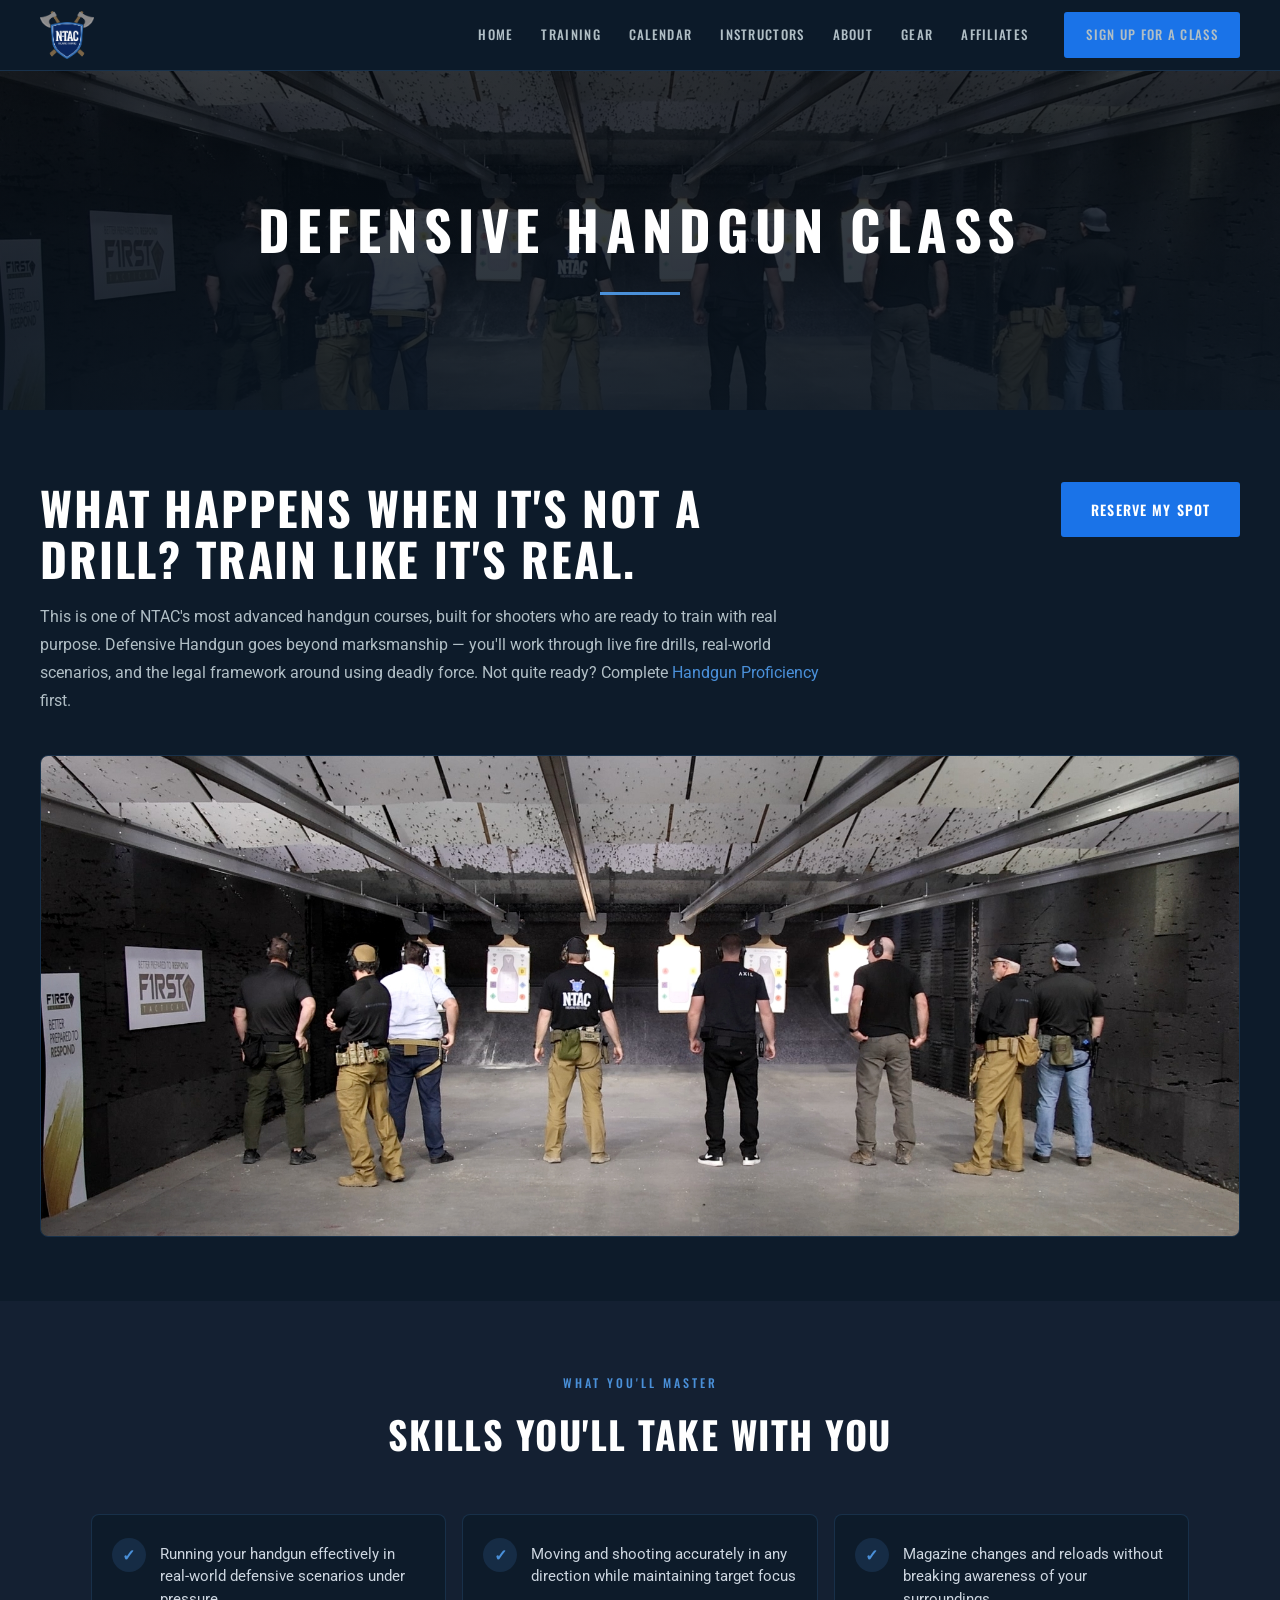
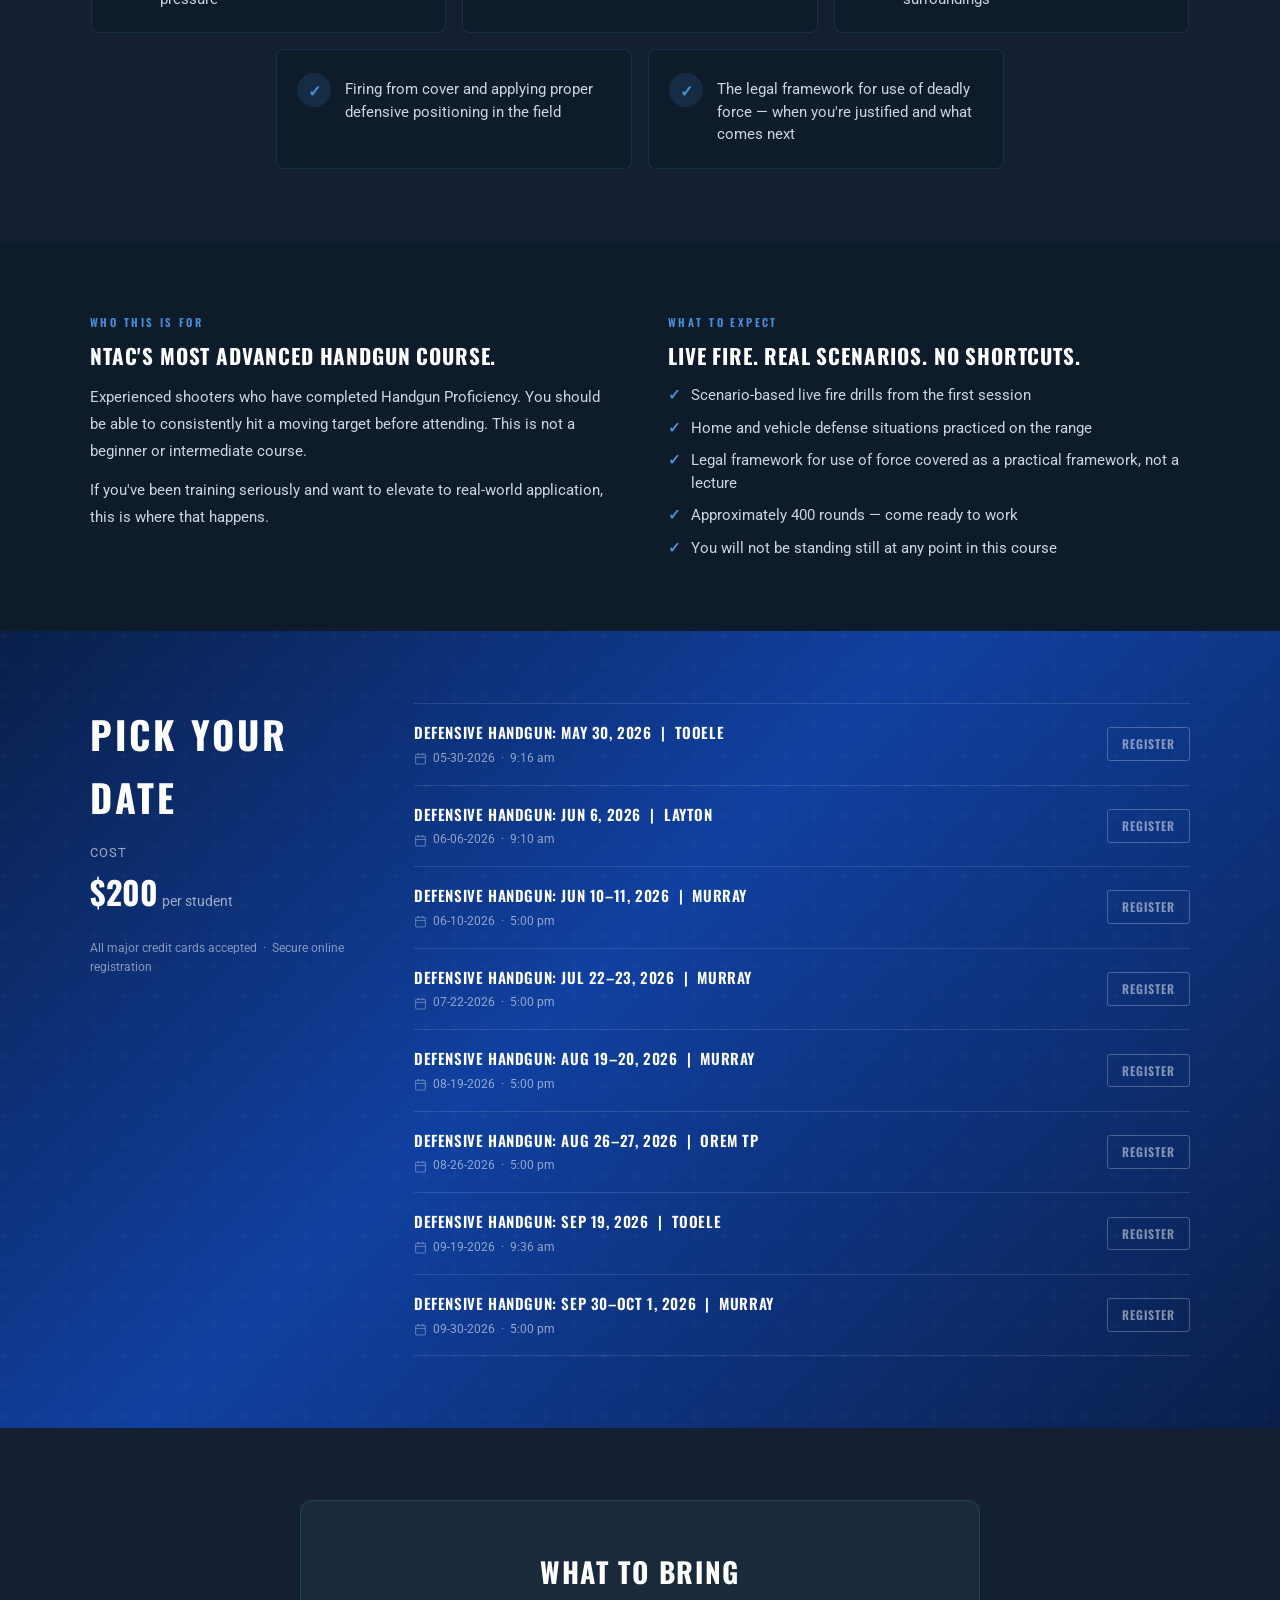
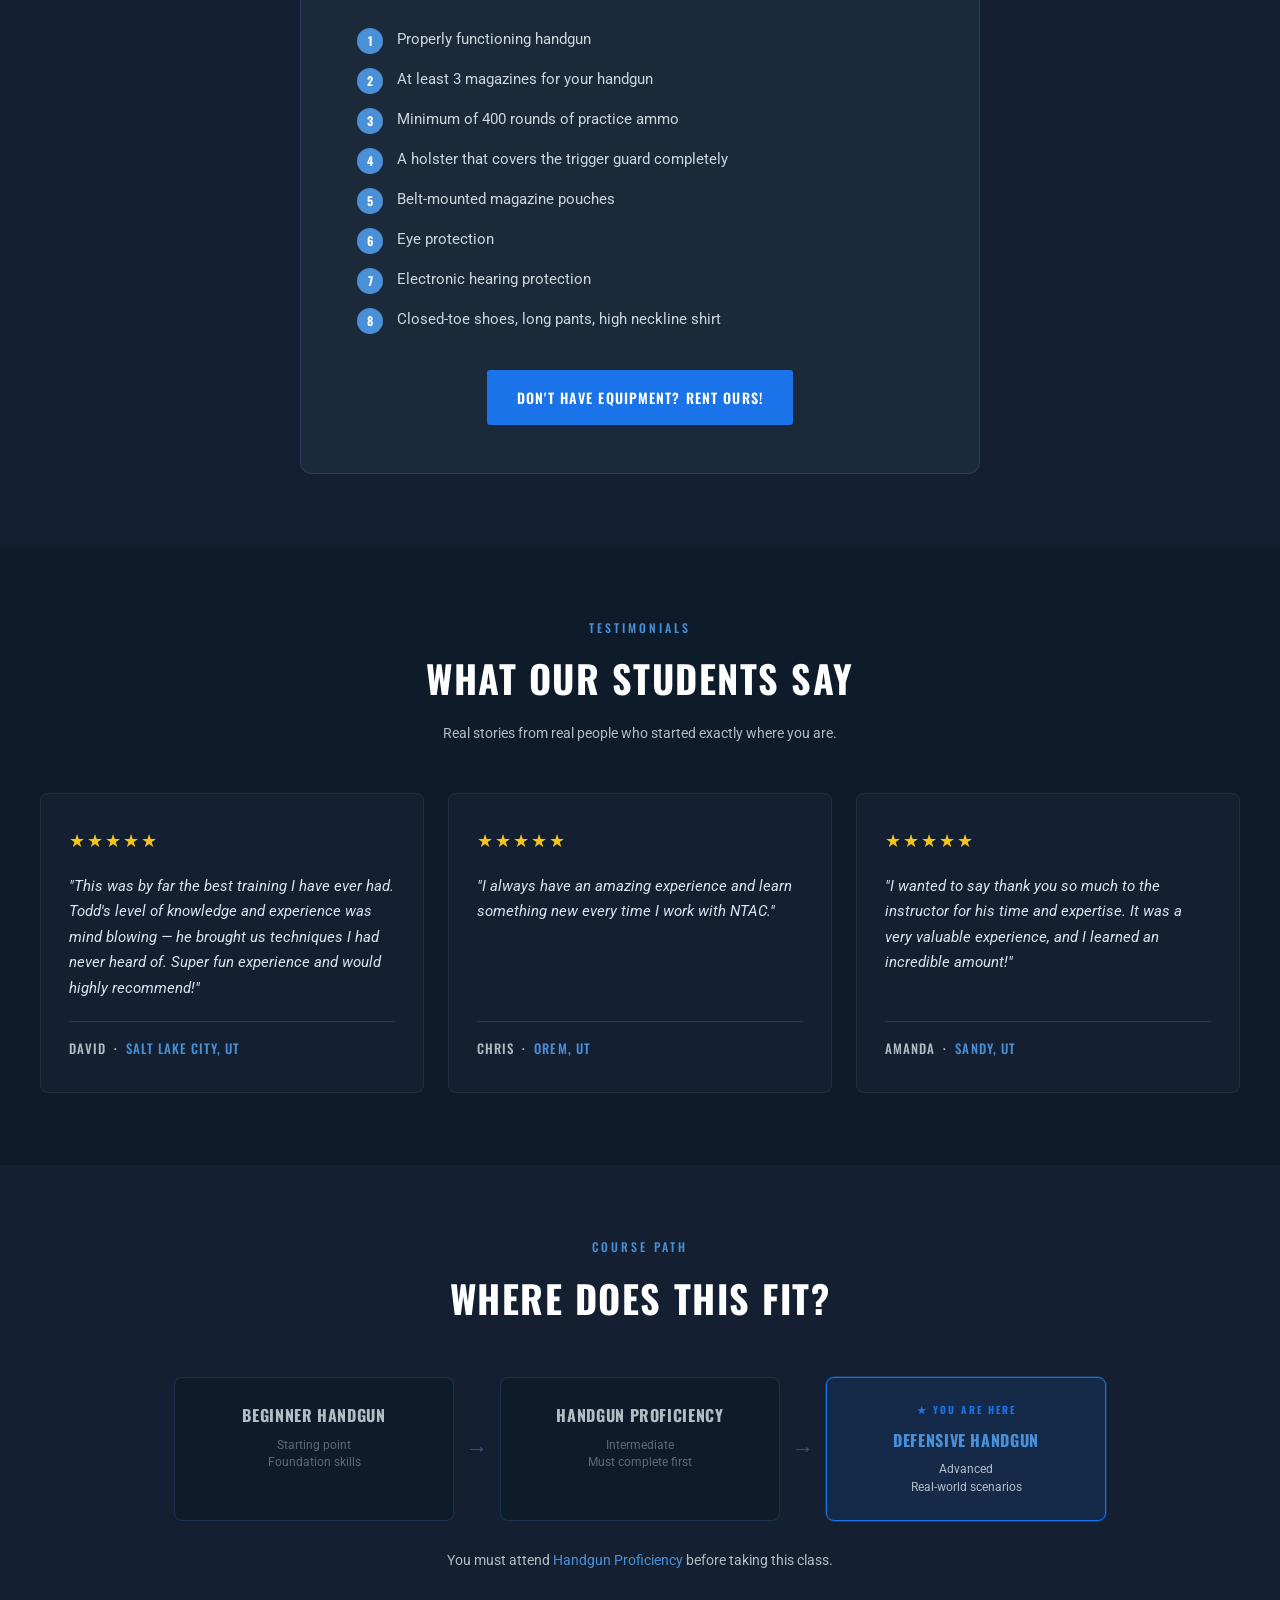
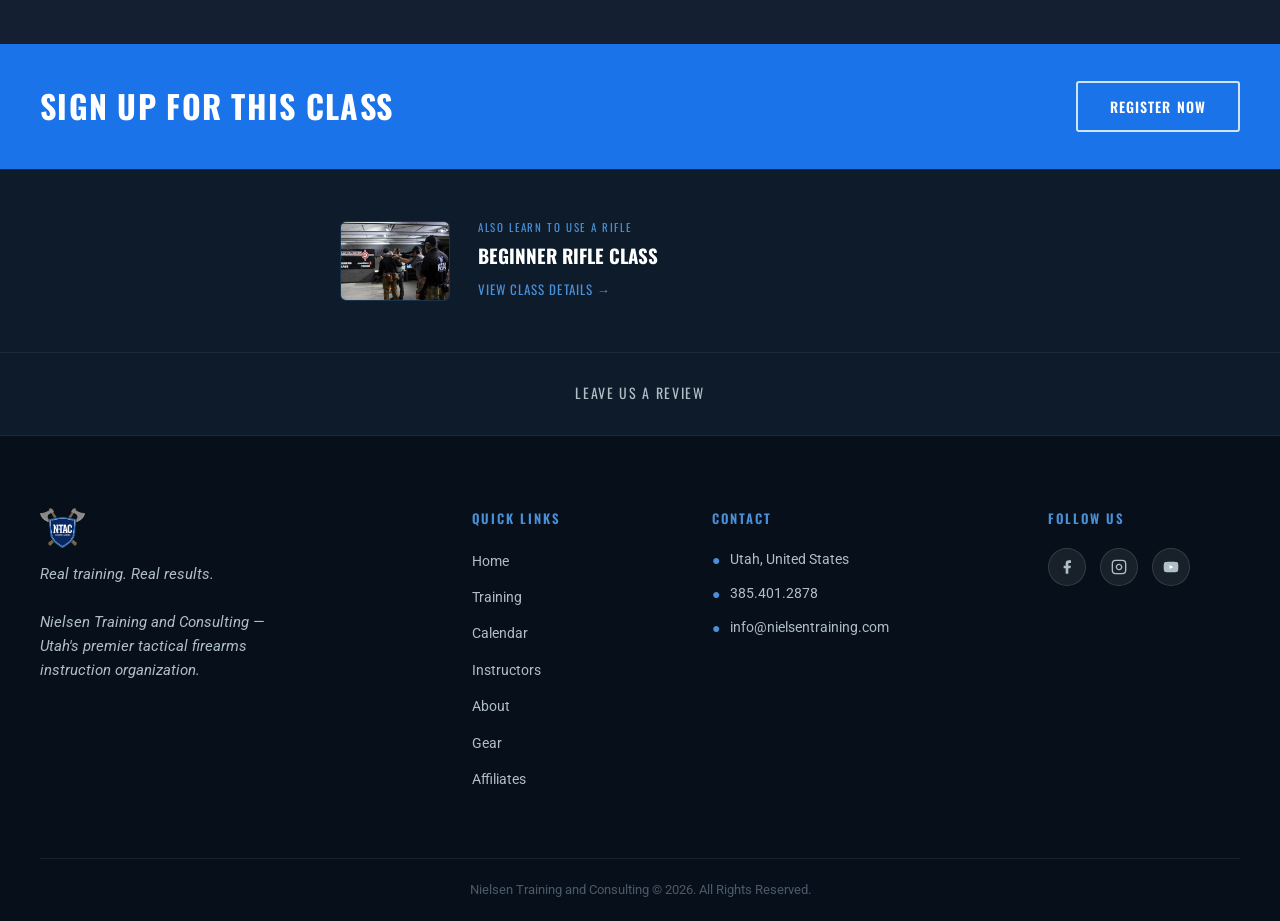
<file: defensive-handgun.html>
<!DOCTYPE html>
<html lang="en">
<head>
  <meta charset="UTF-8" />
  <meta name="viewport" content="width=device-width, initial-scale=1.0" />
  <title>Defensive Handgun Class — NTAC</title>
  <link rel="icon" type="image/png" href="images/logo-shield-color.png" />
  <link rel="preconnect" href="https://fonts.googleapis.com" />
  <link rel="preconnect" href="https://fonts.gstatic.com" crossorigin />
  <link href="https://fonts.googleapis.com/css2?family=Oswald:wght@400;500;600;700&family=Roboto:ital,wght@0,400;0,500;0,700;1,400&display=swap" rel="stylesheet" />
  <link rel="stylesheet" href="course.css" />
</head>
<body>

<nav>
  <div class="nav-inner">
    <div class="nav-logo"><a href="index.html"><img src="images/logo-shield-color.png" alt="NTAC" /></a></div>
    <ul class="nav-links">
      <li><a href="index.html">Home</a></li>
      <li><a href="index.html#courses">Training</a></li>
      <li><a href="calendar.html">Calendar</a></li>
      <li><a href="#">Instructors</a></li>
      <li><a href="#">About</a></li>
      <li><a href="#">Gear</a></li>
      <li><a href="#">Affiliates</a></li>
      <li class="nav-cta"><a href="#register" class="btn btn-primary btn-sm">Sign Up for a Class</a></li>
    </ul>
    <button class="hamburger" id="hamburger" aria-label="Menu"><span></span><span></span><span></span></button>
  </div>
</nav>
<div class="mobile-menu" id="mobileMenu">
  <ul>
    <li><a href="index.html" onclick="closeMenu()">Home</a></li>
    <li><a href="index.html#courses" onclick="closeMenu()">Training</a></li>
    <li><a href="calendar.html" onclick="closeMenu()">Calendar</a></li>
    <li><a href="#" onclick="closeMenu()">Instructors</a></li>
    <li><a href="#" onclick="closeMenu()">About</a></li>
    <li><a href="#" onclick="closeMenu()">Gear</a></li>
    <li><a href="#" onclick="closeMenu()">Affiliates</a></li>
  </ul>
  <a href="#register" class="btn btn-primary" onclick="closeMenu()">Sign Up for a Class</a>
</div>

<!-- HERO -->
<div class="course-hero">
  <div class="course-hero-bg" style="background-image: url('images/defensive-handgun.jpg'); background-position: center 30%;"></div>
  <div class="course-hero-overlay"></div>
  <div class="course-hero-content">
    <h1>Defensive Handgun Class</h1>
    <div class="course-hero-accent"></div>
  </div>
</div>

<!-- INTRO -->
<section class="course-intro">
  <div class="intro-inner">
    <div class="intro-header">
      <h2 class="intro-headline">What Happens When It's Not a Drill? Train Like It's Real.</h2>
      <a href="#register" class="btn btn-primary">Reserve My Spot</a>
    </div>
    <p class="intro-sub">This is one of NTAC's most advanced handgun courses, built for shooters who are ready to train with real purpose. Defensive Handgun goes beyond marksmanship — you'll work through live fire drills, real-world scenarios, and the legal framework around using deadly force. Not quite ready? Complete <a href="handgun-proficiency.html" style="color:var(--accent);">Handgun Proficiency</a> first.</p>
    <div class="intro-photo">
      <img src="images/defensive-handgun.jpg" alt="Defensive Handgun Class" />
    </div>
  </div>
</section>

<!-- WHAT YOU'LL MASTER -->
<section class="master-section">
  <div class="master-inner">
    <div class="section-header">
      <span class="section-label">What You'll Master</span>
      <h2 class="section-heading">Skills You'll Take With You</h2>
    </div>
    <div class="skills-grid">
      <div class="skill-card">
        <div class="skill-icon">&#10003;</div>
        <span class="skill-text">Running your handgun effectively in real-world defensive scenarios under pressure</span>
      </div>
      <div class="skill-card">
        <div class="skill-icon">&#10003;</div>
        <span class="skill-text">Moving and shooting accurately in any direction while maintaining target focus</span>
      </div>
      <div class="skill-card">
        <div class="skill-icon">&#10003;</div>
        <span class="skill-text">Magazine changes and reloads without breaking awareness of your surroundings</span>
      </div>
      <div class="skill-card">
        <div class="skill-icon">&#10003;</div>
        <span class="skill-text">Firing from cover and applying proper defensive positioning in the field</span>
      </div>
      <div class="skill-card">
        <div class="skill-icon">&#10003;</div>
        <span class="skill-text">The legal framework for use of deadly force — when you're justified and what comes next</span>
      </div>
    </div>
  </div>
</section>

<!-- ABOUT THIS COURSE -->
<section class="about-section">
  <div class="about-inner">
    <div class="about-col">
      <span class="about-col-label">Who This Is For</span>
      <h3>NTAC's Most Advanced Handgun Course.</h3>
      <p>Experienced shooters who have completed Handgun Proficiency. You should be able to consistently hit a moving target before attending. This is not a beginner or intermediate course.</p>
      <p>If you've been training seriously and want to elevate to real-world application, this is where that happens.</p>
    </div>
    <div class="about-col">
      <span class="about-col-label">What to Expect</span>
      <h3>Live Fire. Real Scenarios. No Shortcuts.</h3>
      <ul>
        <li>Scenario-based live fire drills from the first session</li>
        <li>Home and vehicle defense situations practiced on the range</li>
        <li>Legal framework for use of force covered as a practical framework, not a lecture</li>
        <li>Approximately 400 rounds — come ready to work</li>
        <li>You will not be standing still at any point in this course</li>
      </ul>
    </div>
  </div>
</section>

<!-- PICK YOUR DATE -->
<section class="pick-date" id="register">
  <div class="date-grid">
    <div class="date-left">
      <h2>Pick Your Date</h2>
      <div class="date-price">
        <span class="price-from">Cost</span>
        <span class="price-amount">$200</span>
        <span class="price-per"> per student</span>
      </div>
      <p class="date-payment">All major credit cards accepted &nbsp;·&nbsp; Secure online registration</p>
    </div>
    <div class="date-list">
      <div class="date-item">
        <div class="date-item-left">
          <div class="date-name">Defensive Handgun: May 30, 2026 &nbsp;|&nbsp; Tooele</div>
          <div class="date-when"><svg width="13" height="13" viewBox="0 0 24 24" fill="none" stroke="currentColor" stroke-width="2"><rect x="3" y="4" width="18" height="18" rx="2"/><line x1="16" y1="2" x2="16" y2="6"/><line x1="8" y1="2" x2="8" y2="6"/><line x1="3" y1="10" x2="21" y2="10"/></svg> 05-30-2026 &nbsp;·&nbsp; 9:16 am</div>
        </div>
        <a href="#" class="date-register">Register</a>
      </div>
      <div class="date-item">
        <div class="date-item-left">
          <div class="date-name">Defensive Handgun: Jun 6, 2026 &nbsp;|&nbsp; Layton</div>
          <div class="date-when"><svg width="13" height="13" viewBox="0 0 24 24" fill="none" stroke="currentColor" stroke-width="2"><rect x="3" y="4" width="18" height="18" rx="2"/><line x1="16" y1="2" x2="16" y2="6"/><line x1="8" y1="2" x2="8" y2="6"/><line x1="3" y1="10" x2="21" y2="10"/></svg> 06-06-2026 &nbsp;·&nbsp; 9:10 am</div>
        </div>
        <a href="#" class="date-register">Register</a>
      </div>
      <div class="date-item">
        <div class="date-item-left">
          <div class="date-name">Defensive Handgun: Jun 10–11, 2026 &nbsp;|&nbsp; Murray</div>
          <div class="date-when"><svg width="13" height="13" viewBox="0 0 24 24" fill="none" stroke="currentColor" stroke-width="2"><rect x="3" y="4" width="18" height="18" rx="2"/><line x1="16" y1="2" x2="16" y2="6"/><line x1="8" y1="2" x2="8" y2="6"/><line x1="3" y1="10" x2="21" y2="10"/></svg> 06-10-2026 &nbsp;·&nbsp; 5:00 pm</div>
        </div>
        <a href="#" class="date-register">Register</a>
      </div>
      <div class="date-item">
        <div class="date-item-left">
          <div class="date-name">Defensive Handgun: Jul 22–23, 2026 &nbsp;|&nbsp; Murray</div>
          <div class="date-when"><svg width="13" height="13" viewBox="0 0 24 24" fill="none" stroke="currentColor" stroke-width="2"><rect x="3" y="4" width="18" height="18" rx="2"/><line x1="16" y1="2" x2="16" y2="6"/><line x1="8" y1="2" x2="8" y2="6"/><line x1="3" y1="10" x2="21" y2="10"/></svg> 07-22-2026 &nbsp;·&nbsp; 5:00 pm</div>
        </div>
        <a href="#" class="date-register">Register</a>
      </div>
      <div class="date-item">
        <div class="date-item-left">
          <div class="date-name">Defensive Handgun: Aug 19–20, 2026 &nbsp;|&nbsp; Murray</div>
          <div class="date-when"><svg width="13" height="13" viewBox="0 0 24 24" fill="none" stroke="currentColor" stroke-width="2"><rect x="3" y="4" width="18" height="18" rx="2"/><line x1="16" y1="2" x2="16" y2="6"/><line x1="8" y1="2" x2="8" y2="6"/><line x1="3" y1="10" x2="21" y2="10"/></svg> 08-19-2026 &nbsp;·&nbsp; 5:00 pm</div>
        </div>
        <a href="#" class="date-register">Register</a>
      </div>
      <div class="date-item">
        <div class="date-item-left">
          <div class="date-name">Defensive Handgun: Aug 26–27, 2026 &nbsp;|&nbsp; Orem TP</div>
          <div class="date-when"><svg width="13" height="13" viewBox="0 0 24 24" fill="none" stroke="currentColor" stroke-width="2"><rect x="3" y="4" width="18" height="18" rx="2"/><line x1="16" y1="2" x2="16" y2="6"/><line x1="8" y1="2" x2="8" y2="6"/><line x1="3" y1="10" x2="21" y2="10"/></svg> 08-26-2026 &nbsp;·&nbsp; 5:00 pm</div>
        </div>
        <a href="#" class="date-register">Register</a>
      </div>
      <div class="date-item">
        <div class="date-item-left">
          <div class="date-name">Defensive Handgun: Sep 19, 2026 &nbsp;|&nbsp; Tooele</div>
          <div class="date-when"><svg width="13" height="13" viewBox="0 0 24 24" fill="none" stroke="currentColor" stroke-width="2"><rect x="3" y="4" width="18" height="18" rx="2"/><line x1="16" y1="2" x2="16" y2="6"/><line x1="8" y1="2" x2="8" y2="6"/><line x1="3" y1="10" x2="21" y2="10"/></svg> 09-19-2026 &nbsp;·&nbsp; 9:36 am</div>
        </div>
        <a href="#" class="date-register">Register</a>
      </div>
      <div class="date-item">
        <div class="date-item-left">
          <div class="date-name">Defensive Handgun: Sep 30–Oct 1, 2026 &nbsp;|&nbsp; Murray</div>
          <div class="date-when"><svg width="13" height="13" viewBox="0 0 24 24" fill="none" stroke="currentColor" stroke-width="2"><rect x="3" y="4" width="18" height="18" rx="2"/><line x1="16" y1="2" x2="16" y2="6"/><line x1="8" y1="2" x2="8" y2="6"/><line x1="3" y1="10" x2="21" y2="10"/></svg> 09-30-2026 &nbsp;·&nbsp; 5:00 pm</div>
        </div>
        <a href="#" class="date-register">Register</a>
      </div>
    </div>
  </div>
</section>

<!-- WHAT TO BRING -->
<section class="bring-section">
  <div class="bring-card">
    <h3>What to Bring</h3>
    <ul class="bring-list">
      <li>Properly functioning handgun</li>
      <li>At least 3 magazines for your handgun</li>
      <li>Minimum of 400 rounds of practice ammo</li>
      <li>A holster that covers the trigger guard completely</li>
      <li>Belt-mounted magazine pouches</li>
      <li>Eye protection</li>
      <li>Electronic hearing protection</li>
      <li>Closed-toe shoes, long pants, high neckline shirt</li>
    </ul>
    <div class="bring-cta">
      <a href="#" class="btn btn-primary">Don't Have Equipment? Rent Ours!</a>
    </div>
  </div>
</section>

<!-- TESTIMONIALS -->
<section class="testimonials">
  <div class="testi-inner">
    <div class="section-header">
      <span class="section-label">Testimonials</span>
      <h2 class="section-heading">What Our Students Say</h2>
    </div>
    <p class="testi-subhead">Real stories from real people who started exactly where you are.</p>
    <div class="testi-grid">
      <div class="testi-card">
        <div class="testi-stars">&#9733;&#9733;&#9733;&#9733;&#9733;</div>
        <p class="testi-quote">"This was by far the best training I have ever had. Todd's level of knowledge and experience was mind blowing — he brought us techniques I had never heard of. Super fun experience and would highly recommend!"</p>
        <div class="testi-name">David &nbsp;·&nbsp; <span>Salt Lake City, UT</span></div>
      </div>
      <div class="testi-card">
        <div class="testi-stars">&#9733;&#9733;&#9733;&#9733;&#9733;</div>
        <p class="testi-quote">"I always have an amazing experience and learn something new every time I work with NTAC."</p>
        <div class="testi-name">Chris &nbsp;·&nbsp; <span>Orem, UT</span></div>
      </div>
      <div class="testi-card">
        <div class="testi-stars">&#9733;&#9733;&#9733;&#9733;&#9733;</div>
        <p class="testi-quote">"I wanted to say thank you so much to the instructor for his time and expertise. It was a very valuable experience, and I learned an incredible amount!"</p>
        <div class="testi-name">Amanda &nbsp;·&nbsp; <span>Sandy, UT</span></div>
      </div>
    </div>
  </div>
</section>

<!-- WHERE DOES THIS FIT -->
<section class="course-track">
  <div class="track-inner">
    <div class="section-header">
      <span class="section-label">Course Path</span>
      <h2 class="section-heading">Where Does This Fit?</h2>
    </div>
    <div class="track-path">
      <div class="track-node">
        <div class="track-node-title">Beginner Handgun</div>
        <div class="track-node-sub">Starting point<br>Foundation skills</div>
      </div>
      <div class="track-arrow">&#8594;</div>
      <div class="track-node">
        <div class="track-node-title">Handgun Proficiency</div>
        <div class="track-node-sub">Intermediate<br>Must complete first</div>
      </div>
      <div class="track-arrow">&#8594;</div>
      <div class="track-node active">
        <div class="track-badge">&#9733; You Are Here</div>
        <div class="track-node-title">Defensive Handgun</div>
        <div class="track-node-sub">Advanced<br>Real-world scenarios</div>
      </div>
    </div>
    <p class="prereq-note">You must attend <a href="handgun-proficiency.html">Handgun Proficiency</a> before taking this class.</p>
  </div>
</section>

<!-- SIGNUP BANNER -->
<div class="signup-banner">
  <h2>Sign up for this class</h2>
  <a href="#register" class="btn btn-outline">Register Now</a>
</div>

<!-- CROSS-SELL -->
<section class="cross-sell">
  <div class="cross-sell-inner">
    <div class="cross-sell-img">
      <img src="images/beginner-rifle.jpg" alt="Beginner Rifle" />
    </div>
    <div>
      <div class="cross-sell-label">Also Learn To Use A Rifle</div>
      <div class="cross-sell-title">Beginner Rifle Class</div>
      <a href="beginner-rifle.html" class="cross-sell-link">View Class Details &rarr;</a>
    </div>
  </div>
</section>

<div class="review-strip"><a href="#">Leave Us a Review</a></div>

<footer>
  <div class="footer-grid">
    <div>
      <div class="footer-logo"><img src="images/logo-shield-color.png" alt="NTAC" /></div>
      <p class="footer-tagline">Real training. Real results.<br><br>Nielsen Training and Consulting — Utah's premier tactical firearms instruction organization.</p>
    </div>
    <div class="footer-col">
      <h4>Quick Links</h4>
      <ul>
        <li><a href="index.html">Home</a></li>
        <li><a href="index.html#courses">Training</a></li>
        <li><a href="calendar.html">Calendar</a></li>
        <li><a href="#">Instructors</a></li>
        <li><a href="#">About</a></li>
        <li><a href="#">Gear</a></li>
        <li><a href="#">Affiliates</a></li>
      </ul>
    </div>
    <div class="footer-col">
      <h4>Contact</h4>
      <div class="footer-contact-item"><span>&#9679;</span><span>Utah, United States</span></div>
      <div class="footer-contact-item"><span>&#9679;</span><a href="tel:3854012878">385.401.2878</a></div>
      <div class="footer-contact-item"><span>&#9679;</span><a href="mailto:info@nielsentraining.com">info@nielsentraining.com</a></div>
    </div>
    <div class="footer-col">
      <h4>Follow Us</h4>
      <div class="social-icons">
        <a href="#" class="social-icon" aria-label="Facebook"><svg width="16" height="16" viewBox="0 0 24 24" fill="currentColor"><path d="M18 2h-3a5 5 0 0 0-5 5v3H7v4h3v8h4v-8h3l1-4h-4V7a1 1 0 0 1 1-1h3z"/></svg></a>
        <a href="#" class="social-icon" aria-label="Instagram"><svg width="16" height="16" viewBox="0 0 24 24" fill="none" stroke="currentColor" stroke-width="2"><rect x="2" y="2" width="20" height="20" rx="5"/><path d="M16 11.37A4 4 0 1 1 12.63 8 4 4 0 0 1 16 11.37z"/><line x1="17.5" y1="6.5" x2="17.51" y2="6.5"/></svg></a>
        <a href="#" class="social-icon" aria-label="YouTube"><svg width="16" height="16" viewBox="0 0 24 24" fill="currentColor"><path d="M22.54 6.42a2.78 2.78 0 0 0-1.95-1.96C18.88 4 12 4 12 4s-6.88 0-8.59.46a2.78 2.78 0 0 0-1.95 1.96A29 29 0 0 0 1 12a29 29 0 0 0 .46 5.58A2.78 2.78 0 0 0 3.41 19.6C5.12 20 12 20 12 20s6.88 0 8.59-.46a2.78 2.78 0 0 0 1.95-1.95A29 29 0 0 0 23 12a29 29 0 0 0-.46-5.58z"/><polygon points="9.75 15.02 15.5 12 9.75 8.98 9.75 15.02" fill="white"/></svg></a>
      </div>
    </div>
  </div>
  <div class="footer-bottom">Nielsen Training and Consulting &copy; 2026. All Rights Reserved.</div>
</footer>

<script>
  const hamburger = document.getElementById('hamburger');
  const mobileMenu = document.getElementById('mobileMenu');
  hamburger.addEventListener('click', () => {
    hamburger.classList.toggle('open');
    mobileMenu.classList.toggle('open');
  });
  function closeMenu() {
    hamburger.classList.remove('open');
    mobileMenu.classList.remove('open');
  }
</script>
</body>
</html>
</file>
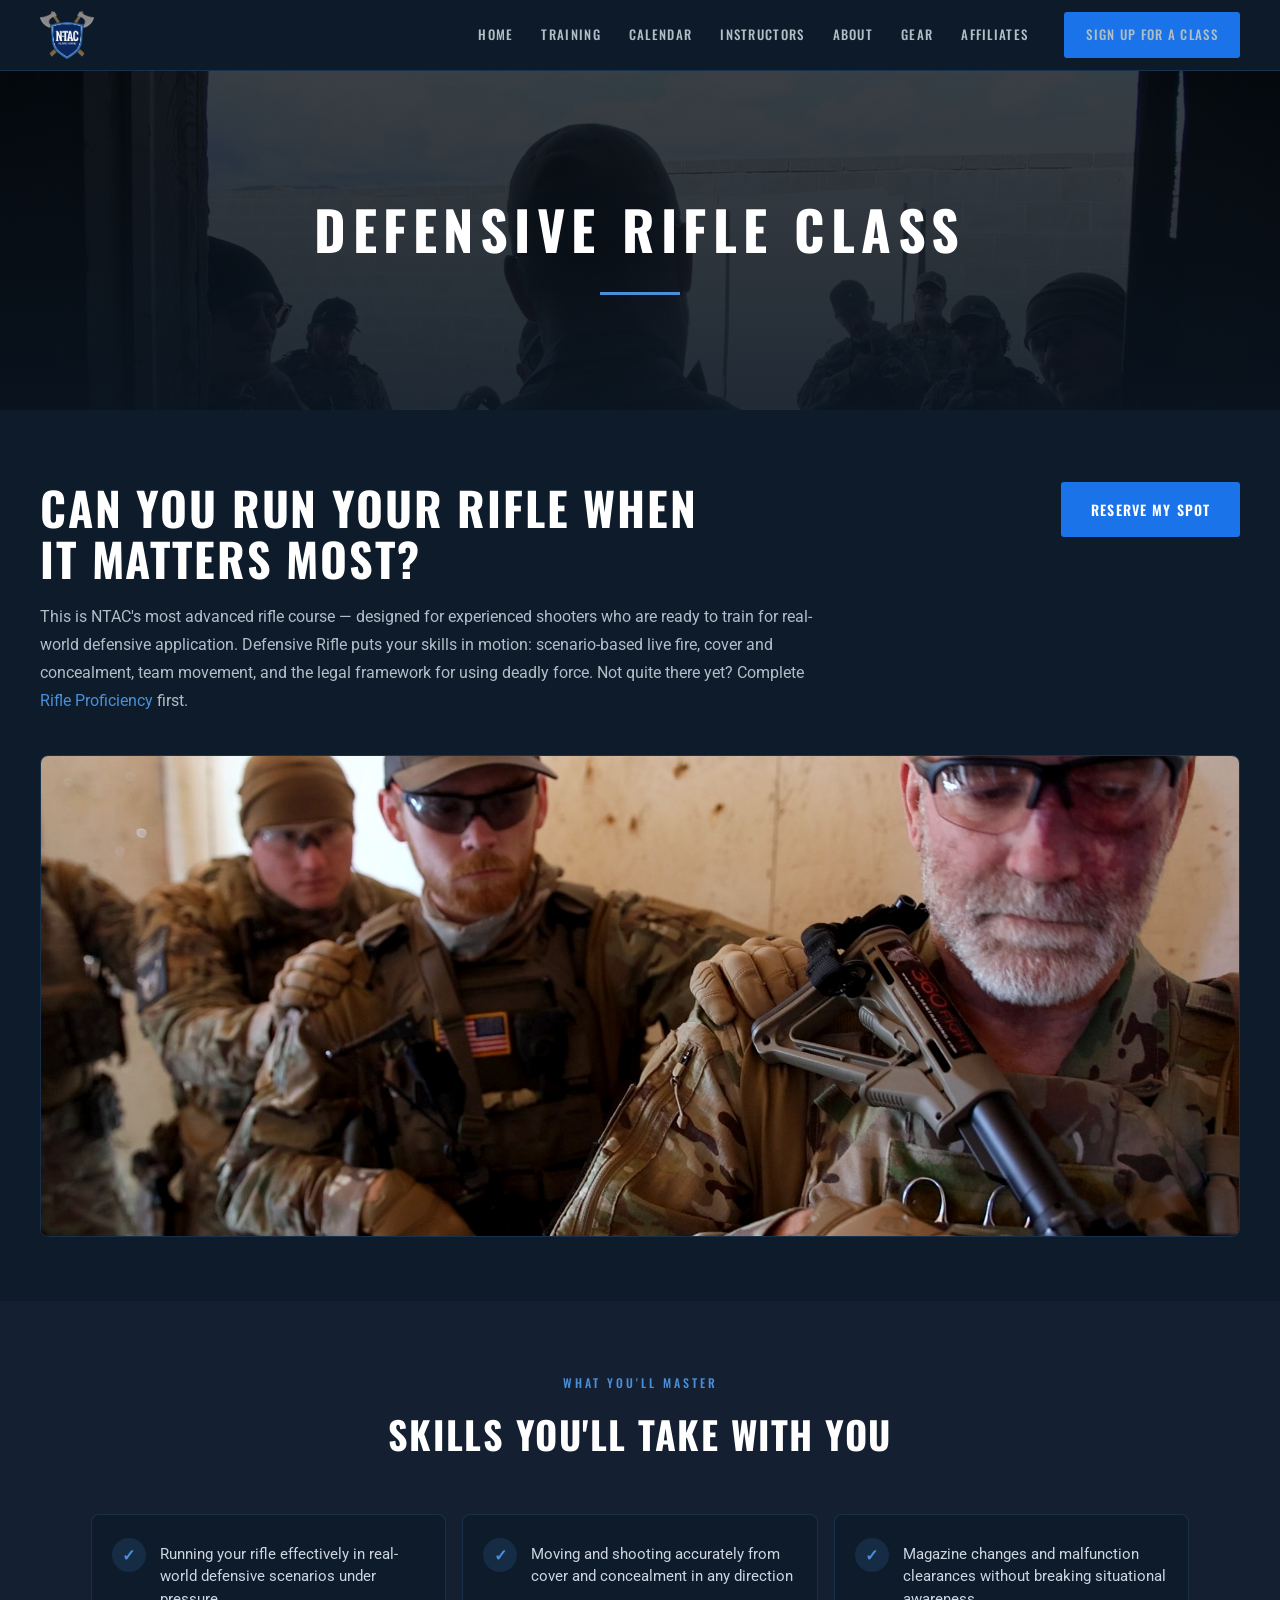
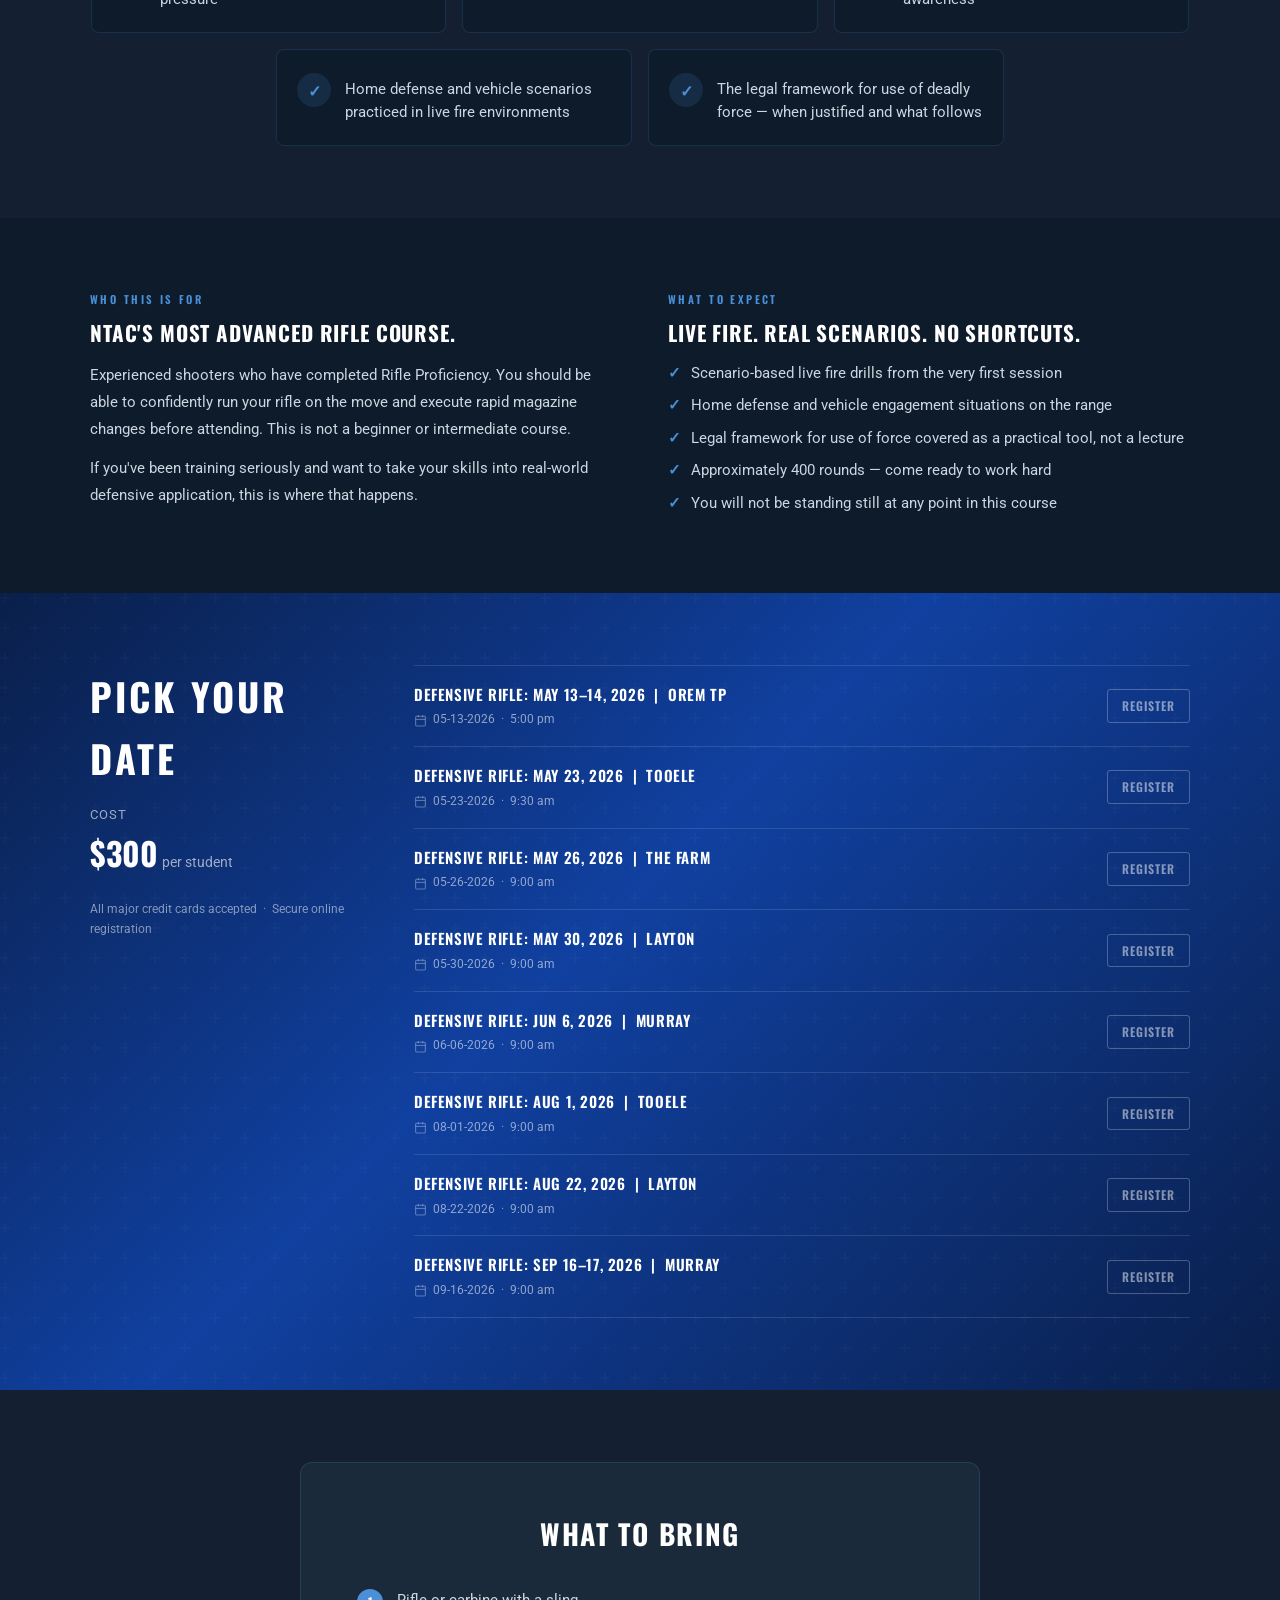
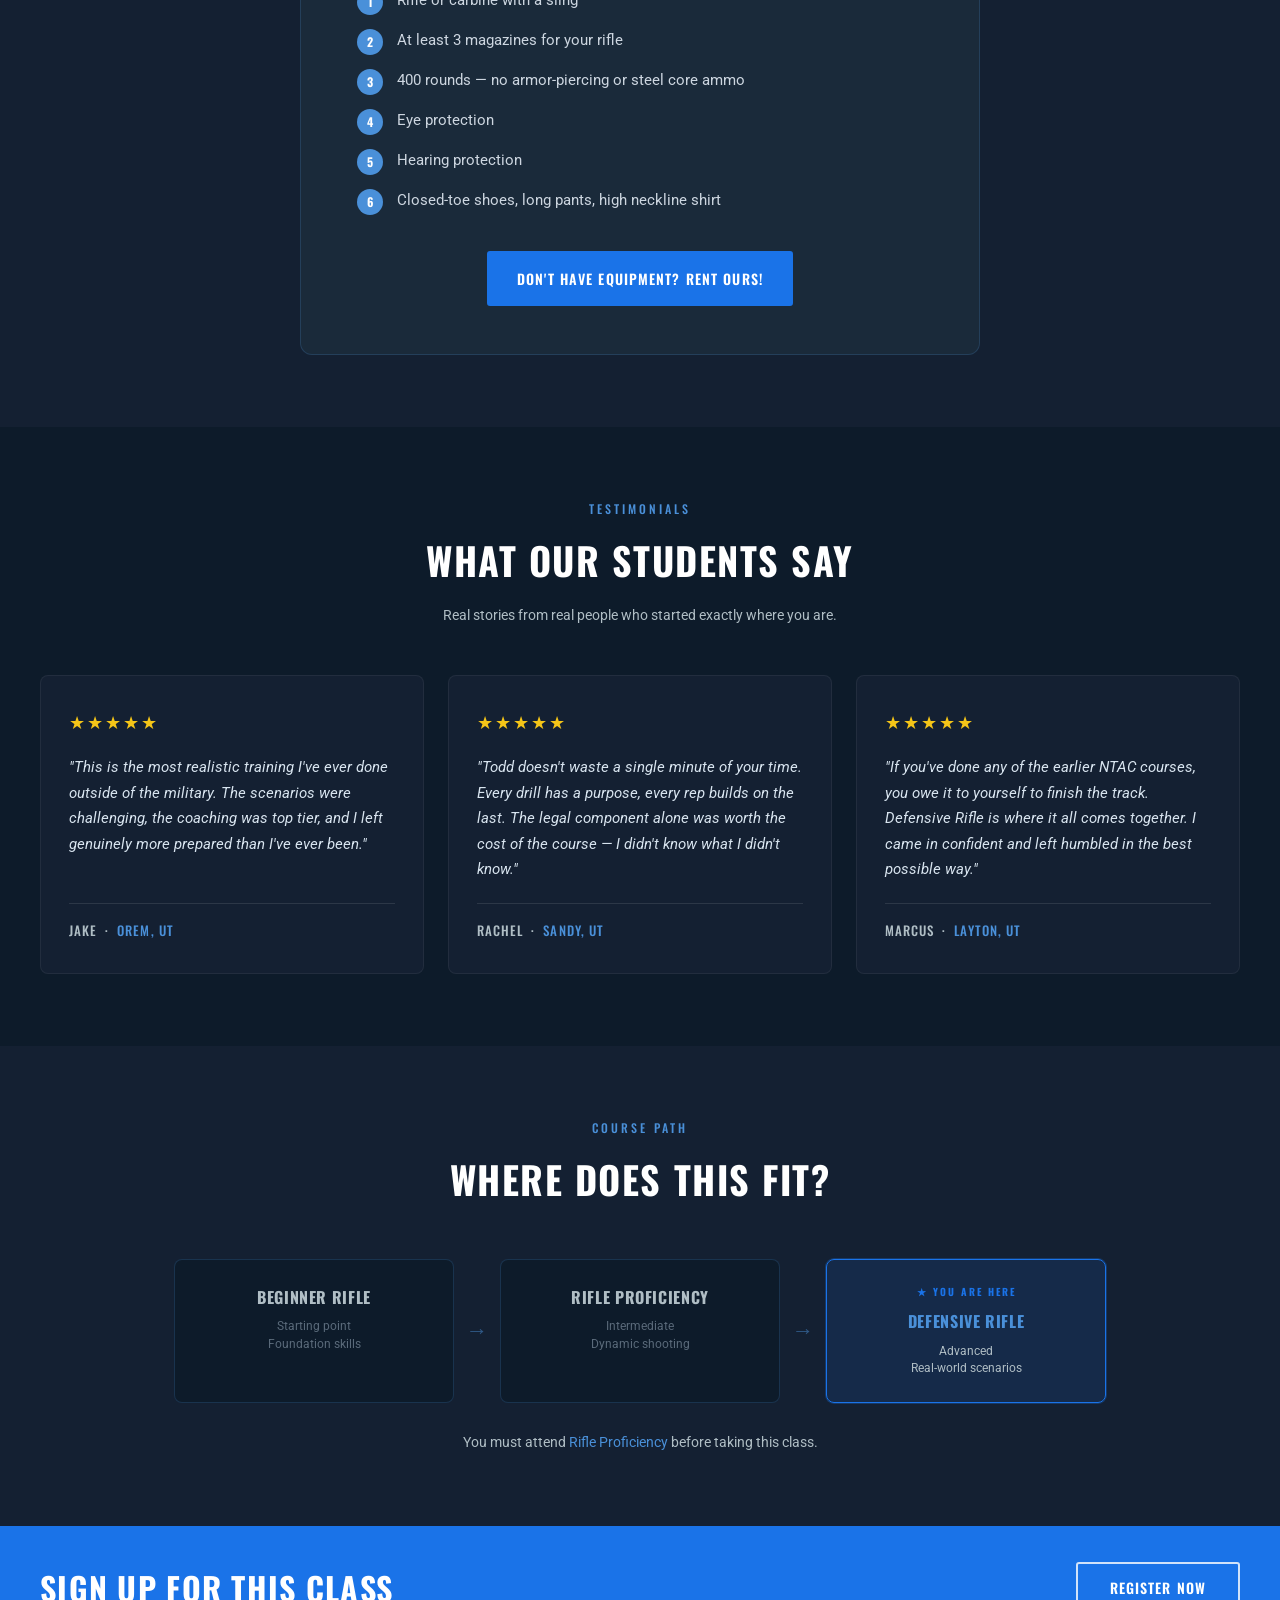
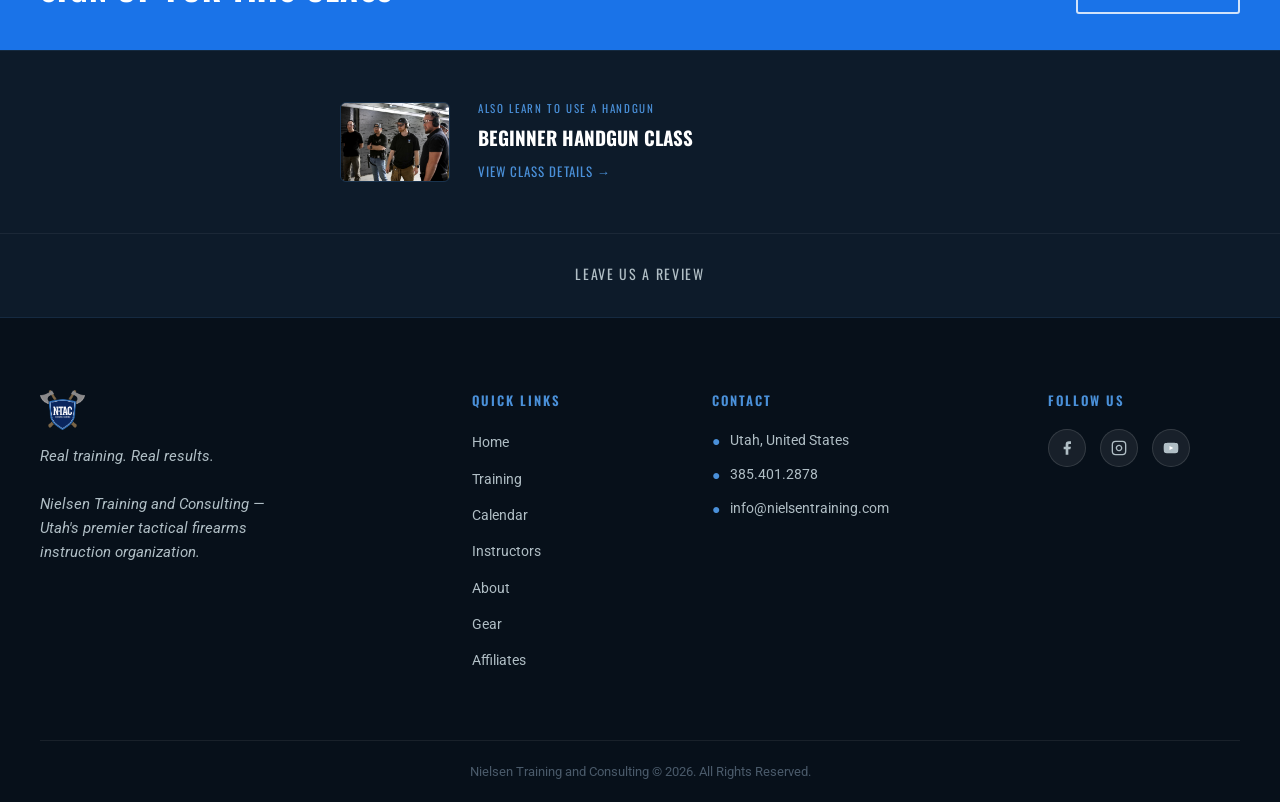
<file: defensive-rifle.html>
<!DOCTYPE html>
<html lang="en">
<head>
  <meta charset="UTF-8" />
  <meta name="viewport" content="width=device-width, initial-scale=1.0" />
  <title>Defensive Rifle Class — NTAC</title>
  <link rel="icon" type="image/png" href="images/logo-shield-color.png" />
  <link rel="preconnect" href="https://fonts.googleapis.com" />
  <link rel="preconnect" href="https://fonts.gstatic.com" crossorigin />
  <link href="https://fonts.googleapis.com/css2?family=Oswald:wght@400;500;600;700&family=Roboto:ital,wght@0,400;0,500;0,700;1,400&display=swap" rel="stylesheet" />
  <link rel="stylesheet" href="course.css" />
</head>
<body>

<nav>
  <div class="nav-inner">
    <div class="nav-logo"><a href="index.html"><img src="images/logo-shield-color.png" alt="NTAC" /></a></div>
    <ul class="nav-links">
      <li><a href="index.html">Home</a></li>
      <li><a href="index.html#courses">Training</a></li>
      <li><a href="calendar.html">Calendar</a></li>
      <li><a href="#">Instructors</a></li>
      <li><a href="#">About</a></li>
      <li><a href="#">Gear</a></li>
      <li><a href="#">Affiliates</a></li>
      <li class="nav-cta"><a href="#register" class="btn btn-primary btn-sm">Sign Up for a Class</a></li>
    </ul>
    <button class="hamburger" id="hamburger" aria-label="Menu"><span></span><span></span><span></span></button>
  </div>
</nav>
<div class="mobile-menu" id="mobileMenu">
  <ul>
    <li><a href="index.html" onclick="closeMenu()">Home</a></li>
    <li><a href="index.html#courses" onclick="closeMenu()">Training</a></li>
    <li><a href="calendar.html" onclick="closeMenu()">Calendar</a></li>
    <li><a href="#" onclick="closeMenu()">Instructors</a></li>
    <li><a href="#" onclick="closeMenu()">About</a></li>
    <li><a href="#" onclick="closeMenu()">Gear</a></li>
    <li><a href="#" onclick="closeMenu()">Affiliates</a></li>
  </ul>
  <a href="#register" class="btn btn-primary" onclick="closeMenu()">Sign Up for a Class</a>
</div>

<!-- HERO -->
<div class="course-hero">
  <div class="course-hero-bg" style="background-image: url('images/defensive-rifle-3.jpg'); background-position: center 20%;"></div>
  <div class="course-hero-overlay"></div>
  <div class="course-hero-content">
    <h1>Defensive Rifle Class</h1>
    <div class="course-hero-accent"></div>
  </div>
</div>

<!-- INTRO -->
<section class="course-intro">
  <div class="intro-inner">
    <div class="intro-header">
      <h2 class="intro-headline">Can You Run Your Rifle When It Matters Most?</h2>
      <a href="#register" class="btn btn-primary">Reserve My Spot</a>
    </div>
    <p class="intro-sub">This is NTAC's most advanced rifle course — designed for experienced shooters who are ready to train for real-world defensive application. Defensive Rifle puts your skills in motion: scenario-based live fire, cover and concealment, team movement, and the legal framework for using deadly force. Not quite there yet? Complete <a href="rifle-proficiency.html" style="color:var(--accent);">Rifle Proficiency</a> first.</p>
    <div class="intro-photo">
      <img src="images/defensive-rifle.jpg" alt="Defensive Rifle Class" />
    </div>
  </div>
</section>

<!-- WHAT YOU'LL MASTER -->
<section class="master-section">
  <div class="master-inner">
    <div class="section-header">
      <span class="section-label">What You'll Master</span>
      <h2 class="section-heading">Skills You'll Take With You</h2>
    </div>
    <div class="skills-grid">
      <div class="skill-card">
        <div class="skill-icon">&#10003;</div>
        <span class="skill-text">Running your rifle effectively in real-world defensive scenarios under pressure</span>
      </div>
      <div class="skill-card">
        <div class="skill-icon">&#10003;</div>
        <span class="skill-text">Moving and shooting accurately from cover and concealment in any direction</span>
      </div>
      <div class="skill-card">
        <div class="skill-icon">&#10003;</div>
        <span class="skill-text">Magazine changes and malfunction clearances without breaking situational awareness</span>
      </div>
      <div class="skill-card">
        <div class="skill-icon">&#10003;</div>
        <span class="skill-text">Home defense and vehicle scenarios practiced in live fire environments</span>
      </div>
      <div class="skill-card">
        <div class="skill-icon">&#10003;</div>
        <span class="skill-text">The legal framework for use of deadly force — when justified and what follows</span>
      </div>
    </div>
  </div>
</section>

<!-- ABOUT THIS COURSE -->
<section class="about-section">
  <div class="about-inner">
    <div class="about-col">
      <span class="about-col-label">Who This Is For</span>
      <h3>NTAC's Most Advanced Rifle Course.</h3>
      <p>Experienced shooters who have completed Rifle Proficiency. You should be able to confidently run your rifle on the move and execute rapid magazine changes before attending. This is not a beginner or intermediate course.</p>
      <p>If you've been training seriously and want to take your skills into real-world defensive application, this is where that happens.</p>
    </div>
    <div class="about-col">
      <span class="about-col-label">What to Expect</span>
      <h3>Live Fire. Real Scenarios. No Shortcuts.</h3>
      <ul>
        <li>Scenario-based live fire drills from the very first session</li>
        <li>Home defense and vehicle engagement situations on the range</li>
        <li>Legal framework for use of force covered as a practical tool, not a lecture</li>
        <li>Approximately 400 rounds — come ready to work hard</li>
        <li>You will not be standing still at any point in this course</li>
      </ul>
    </div>
  </div>
</section>

<!-- PICK YOUR DATE -->
<section class="pick-date" id="register">
  <div class="date-grid">
    <div class="date-left">
      <h2>Pick Your Date</h2>
      <div class="date-price">
        <span class="price-from">Cost</span>
        <span class="price-amount">$300</span>
        <span class="price-per"> per student</span>
      </div>
      <p class="date-payment">All major credit cards accepted &nbsp;·&nbsp; Secure online registration</p>
    </div>
    <div class="date-list">
      <div class="date-item">
        <div class="date-item-left">
          <div class="date-name">Defensive Rifle: May 13–14, 2026 &nbsp;|&nbsp; Orem TP</div>
          <div class="date-when"><svg width="13" height="13" viewBox="0 0 24 24" fill="none" stroke="currentColor" stroke-width="2"><rect x="3" y="4" width="18" height="18" rx="2"/><line x1="16" y1="2" x2="16" y2="6"/><line x1="8" y1="2" x2="8" y2="6"/><line x1="3" y1="10" x2="21" y2="10"/></svg> 05-13-2026 &nbsp;·&nbsp; 5:00 pm</div>
        </div>
        <a href="#" class="date-register">Register</a>
      </div>
      <div class="date-item">
        <div class="date-item-left">
          <div class="date-name">Defensive Rifle: May 23, 2026 &nbsp;|&nbsp; Tooele</div>
          <div class="date-when"><svg width="13" height="13" viewBox="0 0 24 24" fill="none" stroke="currentColor" stroke-width="2"><rect x="3" y="4" width="18" height="18" rx="2"/><line x1="16" y1="2" x2="16" y2="6"/><line x1="8" y1="2" x2="8" y2="6"/><line x1="3" y1="10" x2="21" y2="10"/></svg> 05-23-2026 &nbsp;·&nbsp; 9:30 am</div>
        </div>
        <a href="#" class="date-register">Register</a>
      </div>
      <div class="date-item">
        <div class="date-item-left">
          <div class="date-name">Defensive Rifle: May 26, 2026 &nbsp;|&nbsp; The Farm</div>
          <div class="date-when"><svg width="13" height="13" viewBox="0 0 24 24" fill="none" stroke="currentColor" stroke-width="2"><rect x="3" y="4" width="18" height="18" rx="2"/><line x1="16" y1="2" x2="16" y2="6"/><line x1="8" y1="2" x2="8" y2="6"/><line x1="3" y1="10" x2="21" y2="10"/></svg> 05-26-2026 &nbsp;·&nbsp; 9:00 am</div>
        </div>
        <a href="#" class="date-register">Register</a>
      </div>
      <div class="date-item">
        <div class="date-item-left">
          <div class="date-name">Defensive Rifle: May 30, 2026 &nbsp;|&nbsp; Layton</div>
          <div class="date-when"><svg width="13" height="13" viewBox="0 0 24 24" fill="none" stroke="currentColor" stroke-width="2"><rect x="3" y="4" width="18" height="18" rx="2"/><line x1="16" y1="2" x2="16" y2="6"/><line x1="8" y1="2" x2="8" y2="6"/><line x1="3" y1="10" x2="21" y2="10"/></svg> 05-30-2026 &nbsp;·&nbsp; 9:00 am</div>
        </div>
        <a href="#" class="date-register">Register</a>
      </div>
      <div class="date-item">
        <div class="date-item-left">
          <div class="date-name">Defensive Rifle: Jun 6, 2026 &nbsp;|&nbsp; Murray</div>
          <div class="date-when"><svg width="13" height="13" viewBox="0 0 24 24" fill="none" stroke="currentColor" stroke-width="2"><rect x="3" y="4" width="18" height="18" rx="2"/><line x1="16" y1="2" x2="16" y2="6"/><line x1="8" y1="2" x2="8" y2="6"/><line x1="3" y1="10" x2="21" y2="10"/></svg> 06-06-2026 &nbsp;·&nbsp; 9:00 am</div>
        </div>
        <a href="#" class="date-register">Register</a>
      </div>
      <div class="date-item">
        <div class="date-item-left">
          <div class="date-name">Defensive Rifle: Aug 1, 2026 &nbsp;|&nbsp; Tooele</div>
          <div class="date-when"><svg width="13" height="13" viewBox="0 0 24 24" fill="none" stroke="currentColor" stroke-width="2"><rect x="3" y="4" width="18" height="18" rx="2"/><line x1="16" y1="2" x2="16" y2="6"/><line x1="8" y1="2" x2="8" y2="6"/><line x1="3" y1="10" x2="21" y2="10"/></svg> 08-01-2026 &nbsp;·&nbsp; 9:00 am</div>
        </div>
        <a href="#" class="date-register">Register</a>
      </div>
      <div class="date-item">
        <div class="date-item-left">
          <div class="date-name">Defensive Rifle: Aug 22, 2026 &nbsp;|&nbsp; Layton</div>
          <div class="date-when"><svg width="13" height="13" viewBox="0 0 24 24" fill="none" stroke="currentColor" stroke-width="2"><rect x="3" y="4" width="18" height="18" rx="2"/><line x1="16" y1="2" x2="16" y2="6"/><line x1="8" y1="2" x2="8" y2="6"/><line x1="3" y1="10" x2="21" y2="10"/></svg> 08-22-2026 &nbsp;·&nbsp; 9:00 am</div>
        </div>
        <a href="#" class="date-register">Register</a>
      </div>
      <div class="date-item">
        <div class="date-item-left">
          <div class="date-name">Defensive Rifle: Sep 16–17, 2026 &nbsp;|&nbsp; Murray</div>
          <div class="date-when"><svg width="13" height="13" viewBox="0 0 24 24" fill="none" stroke="currentColor" stroke-width="2"><rect x="3" y="4" width="18" height="18" rx="2"/><line x1="16" y1="2" x2="16" y2="6"/><line x1="8" y1="2" x2="8" y2="6"/><line x1="3" y1="10" x2="21" y2="10"/></svg> 09-16-2026 &nbsp;·&nbsp; 9:00 am</div>
        </div>
        <a href="#" class="date-register">Register</a>
      </div>
    </div>
  </div>
</section>

<!-- WHAT TO BRING -->
<section class="bring-section">
  <div class="bring-card">
    <h3>What to Bring</h3>
    <ul class="bring-list">
      <li>Rifle or carbine with a sling</li>
      <li>At least 3 magazines for your rifle</li>
      <li>400 rounds — no armor-piercing or steel core ammo</li>
      <li>Eye protection</li>
      <li>Hearing protection</li>
      <li>Closed-toe shoes, long pants, high neckline shirt</li>
    </ul>
    <div class="bring-cta">
      <a href="#" class="btn btn-primary">Don't Have Equipment? Rent Ours!</a>
    </div>
  </div>
</section>

<!-- TESTIMONIALS -->
<section class="testimonials">
  <div class="testi-inner">
    <div class="section-header">
      <span class="section-label">Testimonials</span>
      <h2 class="section-heading">What Our Students Say</h2>
    </div>
    <p class="testi-subhead">Real stories from real people who started exactly where you are.</p>
    <div class="testi-grid">
      <div class="testi-card">
        <div class="testi-stars">&#9733;&#9733;&#9733;&#9733;&#9733;</div>
        <p class="testi-quote">"This is the most realistic training I've ever done outside of the military. The scenarios were challenging, the coaching was top tier, and I left genuinely more prepared than I've ever been."</p>
        <div class="testi-name">Jake &nbsp;·&nbsp; <span>Orem, UT</span></div>
      </div>
      <div class="testi-card">
        <div class="testi-stars">&#9733;&#9733;&#9733;&#9733;&#9733;</div>
        <p class="testi-quote">"Todd doesn't waste a single minute of your time. Every drill has a purpose, every rep builds on the last. The legal component alone was worth the cost of the course — I didn't know what I didn't know."</p>
        <div class="testi-name">Rachel &nbsp;·&nbsp; <span>Sandy, UT</span></div>
      </div>
      <div class="testi-card">
        <div class="testi-stars">&#9733;&#9733;&#9733;&#9733;&#9733;</div>
        <p class="testi-quote">"If you've done any of the earlier NTAC courses, you owe it to yourself to finish the track. Defensive Rifle is where it all comes together. I came in confident and left humbled in the best possible way."</p>
        <div class="testi-name">Marcus &nbsp;·&nbsp; <span>Layton, UT</span></div>
      </div>
    </div>
  </div>
</section>

<!-- WHERE DOES THIS FIT -->
<section class="course-track">
  <div class="track-inner">
    <div class="section-header">
      <span class="section-label">Course Path</span>
      <h2 class="section-heading">Where Does This Fit?</h2>
    </div>
    <div class="track-path">
      <div class="track-node">
        <div class="track-node-title">Beginner Rifle</div>
        <div class="track-node-sub">Starting point<br>Foundation skills</div>
      </div>
      <div class="track-arrow">&#8594;</div>
      <div class="track-node">
        <div class="track-node-title">Rifle Proficiency</div>
        <div class="track-node-sub">Intermediate<br>Dynamic shooting</div>
      </div>
      <div class="track-arrow">&#8594;</div>
      <div class="track-node active">
        <div class="track-badge">&#9733; You Are Here</div>
        <div class="track-node-title">Defensive Rifle</div>
        <div class="track-node-sub">Advanced<br>Real-world scenarios</div>
      </div>
    </div>
    <p class="prereq-note">You must attend <a href="rifle-proficiency.html">Rifle Proficiency</a> before taking this class.</p>
  </div>
</section>

<!-- SIGNUP BANNER -->
<div class="signup-banner">
  <h2>Sign up for this class</h2>
  <a href="#register" class="btn btn-outline">Register Now</a>
</div>

<!-- CROSS-SELL -->
<section class="cross-sell">
  <div class="cross-sell-inner">
    <div class="cross-sell-img">
      <img src="images/beginner-handgun.jpg" alt="Beginner Handgun" />
    </div>
    <div>
      <div class="cross-sell-label">Also Learn To Use A Handgun</div>
      <div class="cross-sell-title">Beginner Handgun Class</div>
      <a href="beginner-handgun.html" class="cross-sell-link">View Class Details &rarr;</a>
    </div>
  </div>
</section>

<div class="review-strip"><a href="#">Leave Us a Review</a></div>

<footer>
  <div class="footer-grid">
    <div>
      <div class="footer-logo"><img src="images/logo-shield-color.png" alt="NTAC" /></div>
      <p class="footer-tagline">Real training. Real results.<br><br>Nielsen Training and Consulting — Utah's premier tactical firearms instruction organization.</p>
    </div>
    <div class="footer-col">
      <h4>Quick Links</h4>
      <ul>
        <li><a href="index.html">Home</a></li>
        <li><a href="index.html#courses">Training</a></li>
        <li><a href="calendar.html">Calendar</a></li>
        <li><a href="#">Instructors</a></li>
        <li><a href="#">About</a></li>
        <li><a href="#">Gear</a></li>
        <li><a href="#">Affiliates</a></li>
      </ul>
    </div>
    <div class="footer-col">
      <h4>Contact</h4>
      <div class="footer-contact-item"><span>&#9679;</span><span>Utah, United States</span></div>
      <div class="footer-contact-item"><span>&#9679;</span><a href="tel:3854012878">385.401.2878</a></div>
      <div class="footer-contact-item"><span>&#9679;</span><a href="mailto:info@nielsentraining.com">info@nielsentraining.com</a></div>
    </div>
    <div class="footer-col">
      <h4>Follow Us</h4>
      <div class="social-icons">
        <a href="#" class="social-icon" aria-label="Facebook"><svg width="16" height="16" viewBox="0 0 24 24" fill="currentColor"><path d="M18 2h-3a5 5 0 0 0-5 5v3H7v4h3v8h4v-8h3l1-4h-4V7a1 1 0 0 1 1-1h3z"/></svg></a>
        <a href="#" class="social-icon" aria-label="Instagram"><svg width="16" height="16" viewBox="0 0 24 24" fill="none" stroke="currentColor" stroke-width="2"><rect x="2" y="2" width="20" height="20" rx="5"/><path d="M16 11.37A4 4 0 1 1 12.63 8 4 4 0 0 1 16 11.37z"/><line x1="17.5" y1="6.5" x2="17.51" y2="6.5"/></svg></a>
        <a href="#" class="social-icon" aria-label="YouTube"><svg width="16" height="16" viewBox="0 0 24 24" fill="currentColor"><path d="M22.54 6.42a2.78 2.78 0 0 0-1.95-1.96C18.88 4 12 4 12 4s-6.88 0-8.59.46a2.78 2.78 0 0 0-1.95 1.96A29 29 0 0 0 1 12a29 29 0 0 0 .46 5.58A2.78 2.78 0 0 0 3.41 19.6C5.12 20 12 20 12 20s6.88 0 8.59-.46a2.78 2.78 0 0 0 1.95-1.95A29 29 0 0 0 23 12a29 29 0 0 0-.46-5.58z"/><polygon points="9.75 15.02 15.5 12 9.75 8.98 9.75 15.02" fill="white"/></svg></a>
      </div>
    </div>
  </div>
  <div class="footer-bottom">Nielsen Training and Consulting &copy; 2026. All Rights Reserved.</div>
</footer>

<script>
  const hamburger = document.getElementById('hamburger');
  const mobileMenu = document.getElementById('mobileMenu');
  hamburger.addEventListener('click', () => {
    hamburger.classList.toggle('open');
    mobileMenu.classList.toggle('open');
  });
  function closeMenu() {
    hamburger.classList.remove('open');
    mobileMenu.classList.remove('open');
  }
</script>
</body>
</html>
</file>
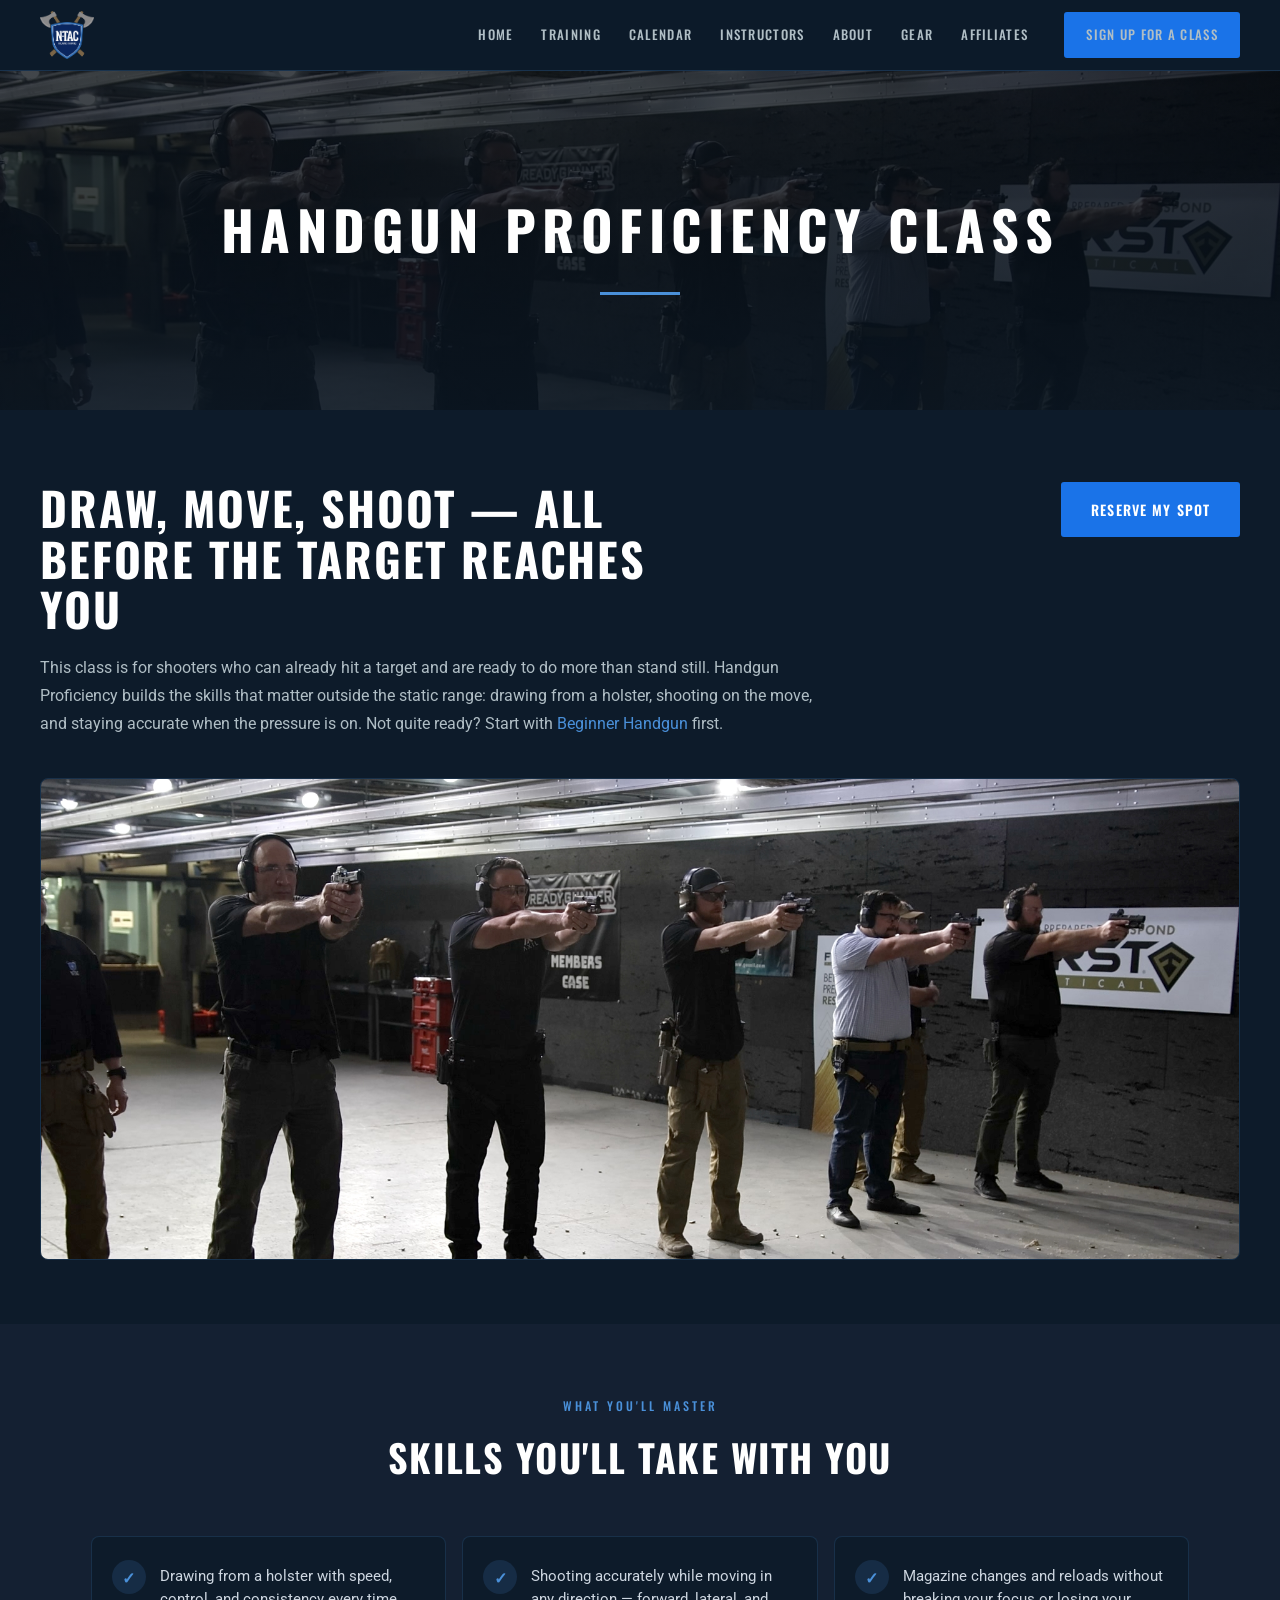
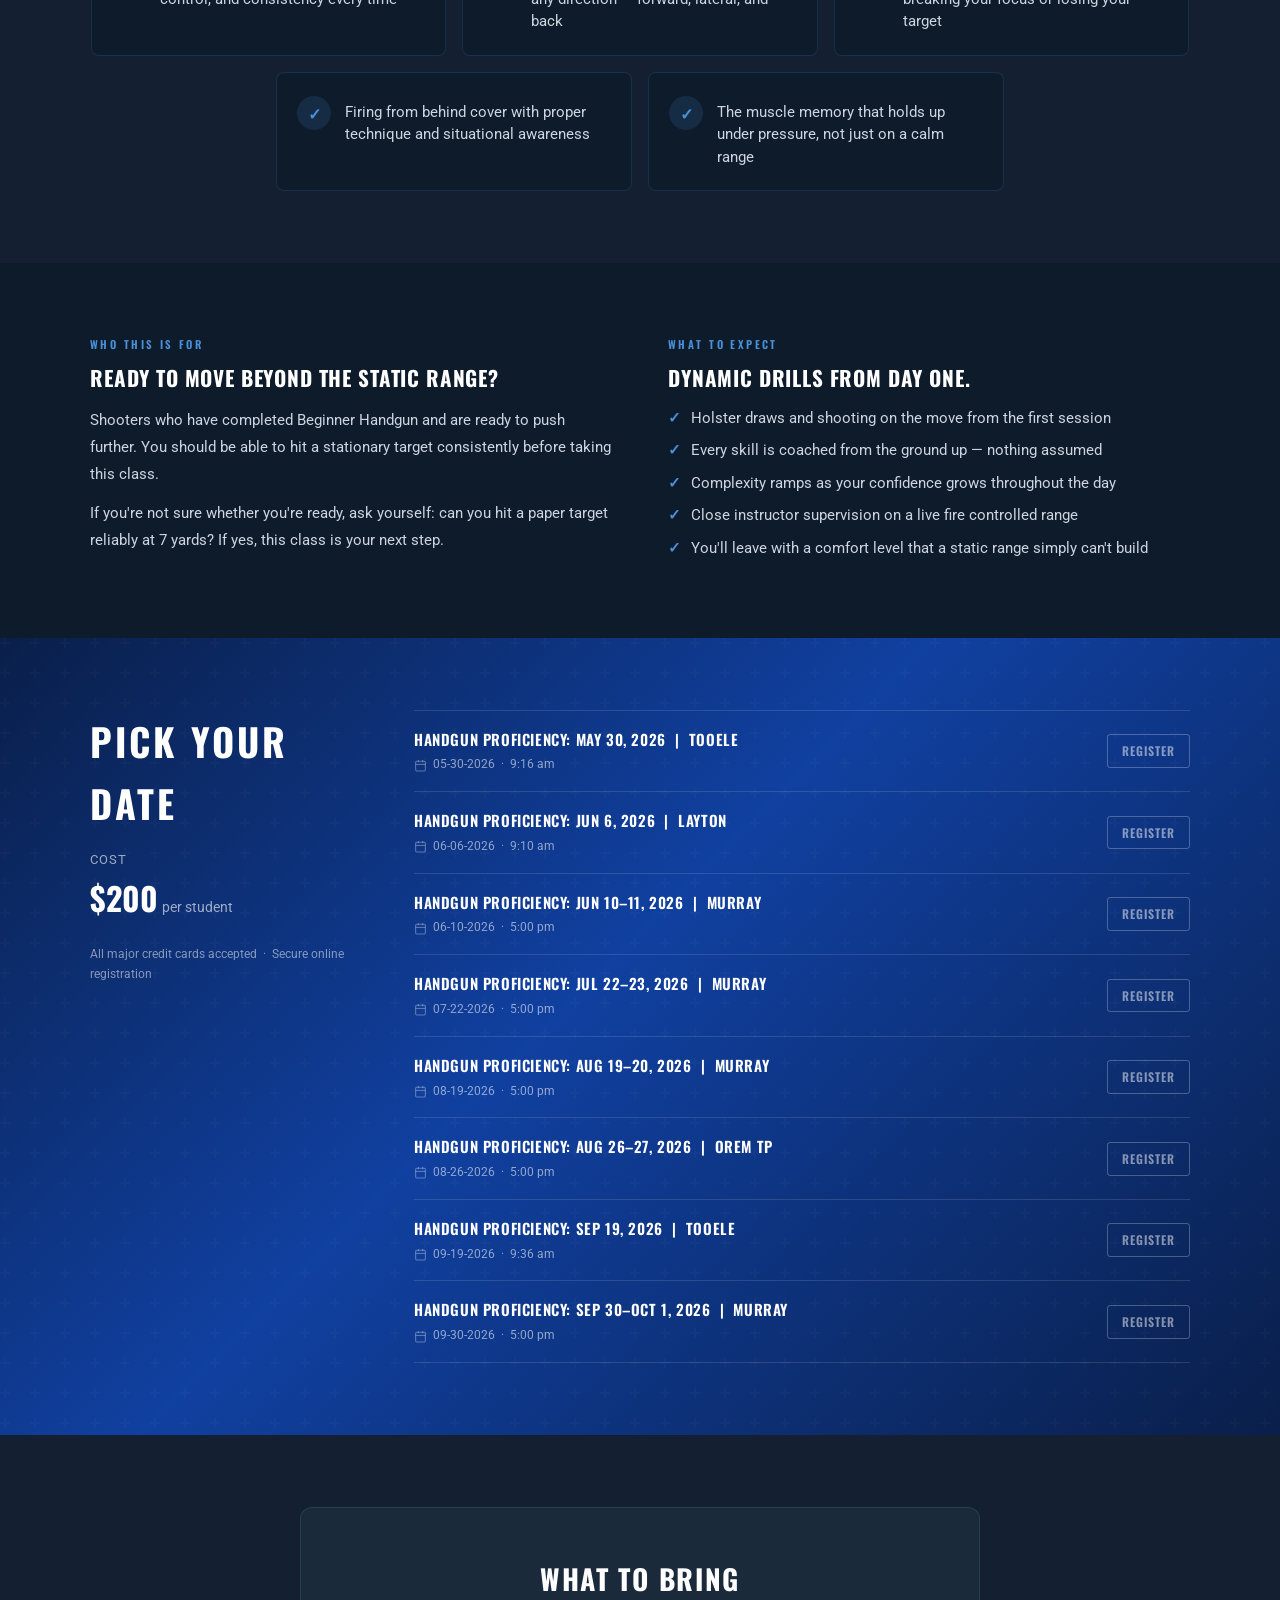
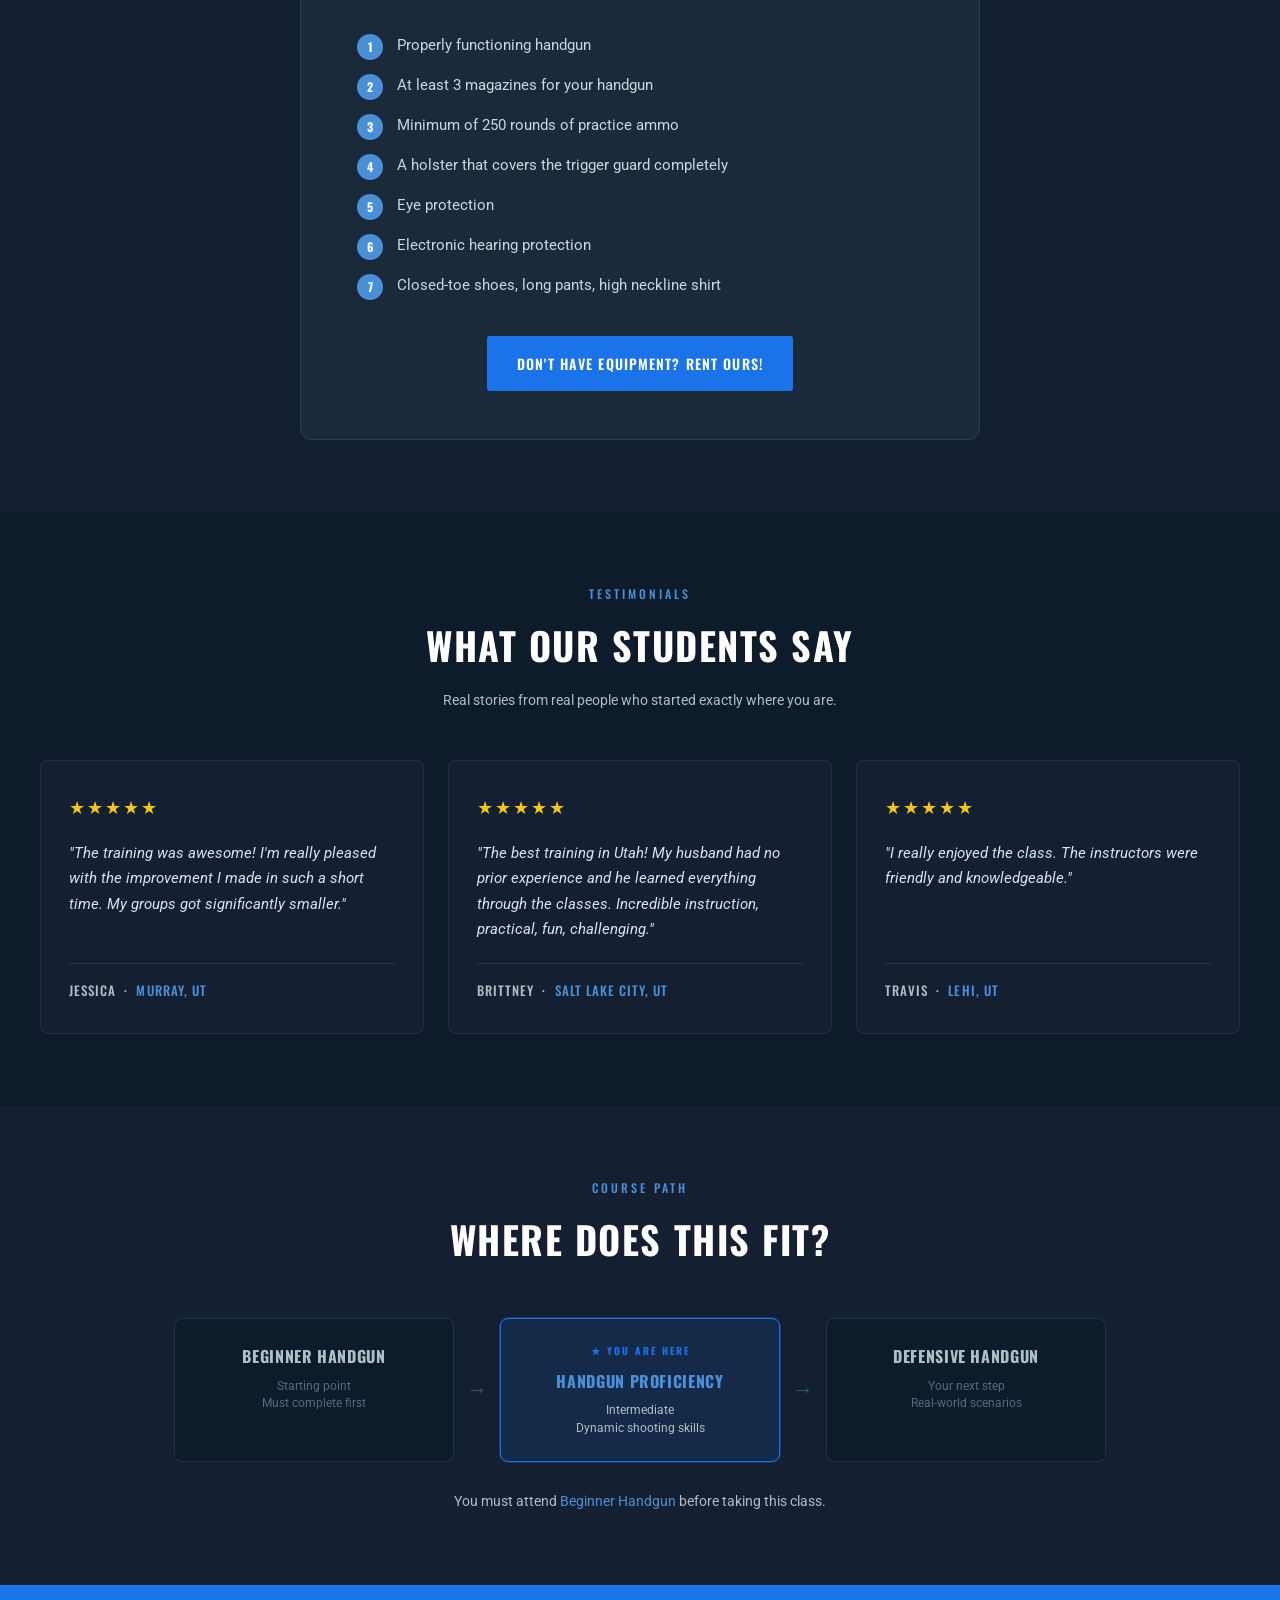
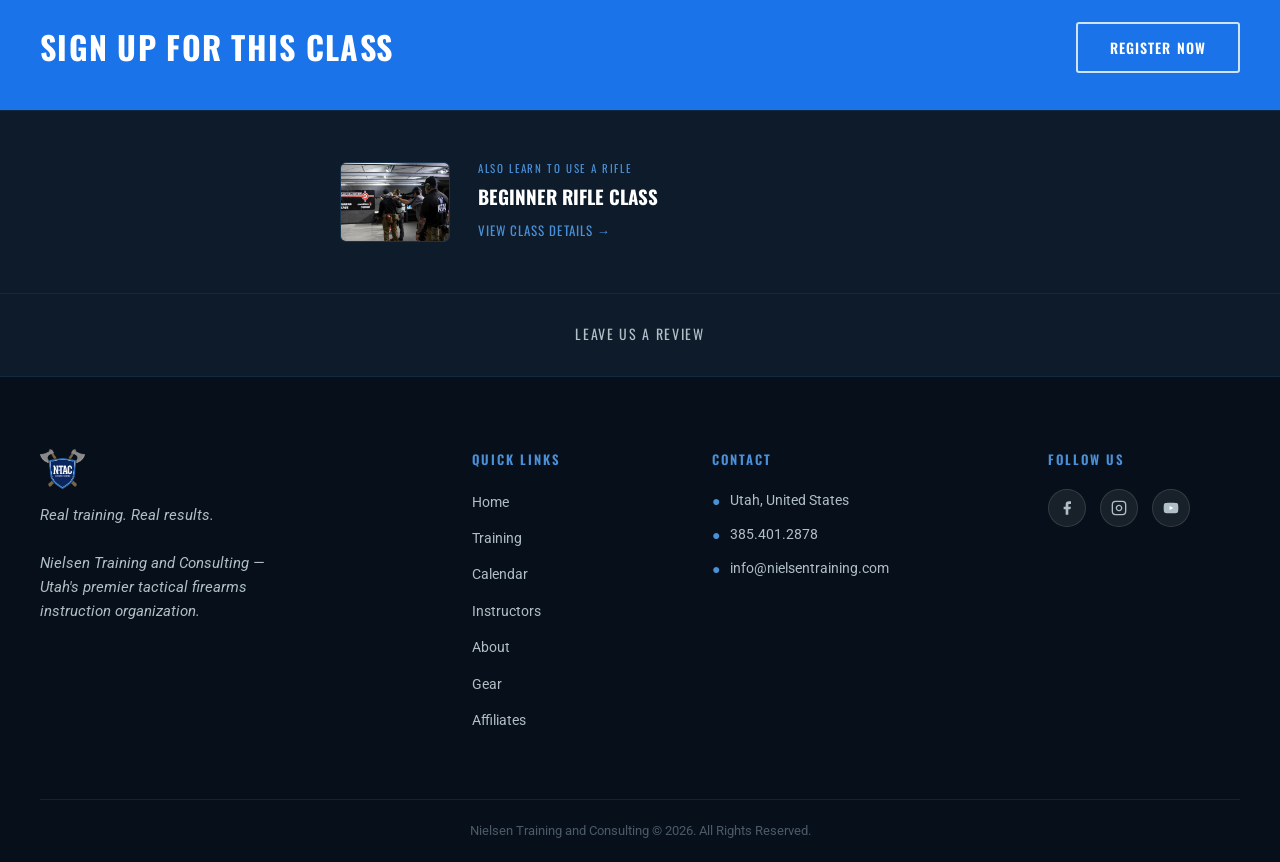
<file: handgun-proficiency.html>
<!DOCTYPE html>
<html lang="en">
<head>
  <meta charset="UTF-8" />
  <meta name="viewport" content="width=device-width, initial-scale=1.0" />
  <title>Handgun Proficiency Class — NTAC</title>
  <link rel="icon" type="image/png" href="images/logo-shield-color.png" />
  <link rel="preconnect" href="https://fonts.googleapis.com" />
  <link rel="preconnect" href="https://fonts.gstatic.com" crossorigin />
  <link href="https://fonts.googleapis.com/css2?family=Oswald:wght@400;500;600;700&family=Roboto:ital,wght@0,400;0,500;0,700;1,400&display=swap" rel="stylesheet" />
  <link rel="stylesheet" href="course.css" />
</head>
<body>

<nav>
  <div class="nav-inner">
    <div class="nav-logo"><a href="index.html"><img src="images/logo-shield-color.png" alt="NTAC" /></a></div>
    <ul class="nav-links">
      <li><a href="index.html">Home</a></li>
      <li><a href="index.html#courses">Training</a></li>
      <li><a href="calendar.html">Calendar</a></li>
      <li><a href="#">Instructors</a></li>
      <li><a href="#">About</a></li>
      <li><a href="#">Gear</a></li>
      <li><a href="#">Affiliates</a></li>
      <li class="nav-cta"><a href="#register" class="btn btn-primary btn-sm">Sign Up for a Class</a></li>
    </ul>
    <button class="hamburger" id="hamburger" aria-label="Menu"><span></span><span></span><span></span></button>
  </div>
</nav>
<div class="mobile-menu" id="mobileMenu">
  <ul>
    <li><a href="index.html" onclick="closeMenu()">Home</a></li>
    <li><a href="index.html#courses" onclick="closeMenu()">Training</a></li>
    <li><a href="calendar.html" onclick="closeMenu()">Calendar</a></li>
    <li><a href="#" onclick="closeMenu()">Instructors</a></li>
    <li><a href="#" onclick="closeMenu()">About</a></li>
    <li><a href="#" onclick="closeMenu()">Gear</a></li>
    <li><a href="#" onclick="closeMenu()">Affiliates</a></li>
  </ul>
  <a href="#register" class="btn btn-primary" onclick="closeMenu()">Sign Up for a Class</a>
</div>

<!-- HERO -->
<div class="course-hero">
  <div class="course-hero-bg" style="background-image: url('images/handgun-proficiency.jpg'); background-position: center 20%;"></div>
  <div class="course-hero-overlay"></div>
  <div class="course-hero-content">
    <h1>Handgun Proficiency Class</h1>
    <div class="course-hero-accent"></div>
  </div>
</div>

<!-- INTRO -->
<section class="course-intro">
  <div class="intro-inner">
    <div class="intro-header">
      <h2 class="intro-headline">Draw, Move, Shoot — All Before the Target Reaches You</h2>
      <a href="#register" class="btn btn-primary">Reserve My Spot</a>
    </div>
    <p class="intro-sub">This class is for shooters who can already hit a target and are ready to do more than stand still. Handgun Proficiency builds the skills that matter outside the static range: drawing from a holster, shooting on the move, and staying accurate when the pressure is on. Not quite ready? Start with <a href="beginner-handgun.html" style="color:var(--accent);">Beginner Handgun</a> first.</p>
    <div class="intro-photo">
      <img src="images/handgun-proficiency.jpg" alt="Handgun Proficiency Class" />
    </div>
  </div>
</section>

<!-- WHAT YOU'LL MASTER -->
<section class="master-section">
  <div class="master-inner">
    <div class="section-header">
      <span class="section-label">What You'll Master</span>
      <h2 class="section-heading">Skills You'll Take With You</h2>
    </div>
    <div class="skills-grid">
      <div class="skill-card">
        <div class="skill-icon">&#10003;</div>
        <span class="skill-text">Drawing from a holster with speed, control, and consistency every time</span>
      </div>
      <div class="skill-card">
        <div class="skill-icon">&#10003;</div>
        <span class="skill-text">Shooting accurately while moving in any direction — forward, lateral, and back</span>
      </div>
      <div class="skill-card">
        <div class="skill-icon">&#10003;</div>
        <span class="skill-text">Magazine changes and reloads without breaking your focus or losing your target</span>
      </div>
      <div class="skill-card">
        <div class="skill-icon">&#10003;</div>
        <span class="skill-text">Firing from behind cover with proper technique and situational awareness</span>
      </div>
      <div class="skill-card">
        <div class="skill-icon">&#10003;</div>
        <span class="skill-text">The muscle memory that holds up under pressure, not just on a calm range</span>
      </div>
    </div>
  </div>
</section>

<!-- ABOUT THIS COURSE -->
<section class="about-section">
  <div class="about-inner">
    <div class="about-col">
      <span class="about-col-label">Who This Is For</span>
      <h3>Ready To Move Beyond the Static Range?</h3>
      <p>Shooters who have completed Beginner Handgun and are ready to push further. You should be able to hit a stationary target consistently before taking this class.</p>
      <p>If you're not sure whether you're ready, ask yourself: can you hit a paper target reliably at 7 yards? If yes, this class is your next step.</p>
    </div>
    <div class="about-col">
      <span class="about-col-label">What to Expect</span>
      <h3>Dynamic Drills From Day One.</h3>
      <ul>
        <li>Holster draws and shooting on the move from the first session</li>
        <li>Every skill is coached from the ground up — nothing assumed</li>
        <li>Complexity ramps as your confidence grows throughout the day</li>
        <li>Close instructor supervision on a live fire controlled range</li>
        <li>You'll leave with a comfort level that a static range simply can't build</li>
      </ul>
    </div>
  </div>
</section>

<!-- PICK YOUR DATE -->
<section class="pick-date" id="register">
  <div class="date-grid">
    <div class="date-left">
      <h2>Pick Your Date</h2>
      <div class="date-price">
        <span class="price-from">Cost</span>
        <span class="price-amount">$200</span>
        <span class="price-per"> per student</span>
      </div>
      <p class="date-payment">All major credit cards accepted &nbsp;·&nbsp; Secure online registration</p>
    </div>
    <div class="date-list">
      <div class="date-item">
        <div class="date-item-left">
          <div class="date-name">Handgun Proficiency: May 30, 2026 &nbsp;|&nbsp; Tooele</div>
          <div class="date-when"><svg width="13" height="13" viewBox="0 0 24 24" fill="none" stroke="currentColor" stroke-width="2"><rect x="3" y="4" width="18" height="18" rx="2"/><line x1="16" y1="2" x2="16" y2="6"/><line x1="8" y1="2" x2="8" y2="6"/><line x1="3" y1="10" x2="21" y2="10"/></svg> 05-30-2026 &nbsp;·&nbsp; 9:16 am</div>
        </div>
        <a href="#" class="date-register">Register</a>
      </div>
      <div class="date-item">
        <div class="date-item-left">
          <div class="date-name">Handgun Proficiency: Jun 6, 2026 &nbsp;|&nbsp; Layton</div>
          <div class="date-when"><svg width="13" height="13" viewBox="0 0 24 24" fill="none" stroke="currentColor" stroke-width="2"><rect x="3" y="4" width="18" height="18" rx="2"/><line x1="16" y1="2" x2="16" y2="6"/><line x1="8" y1="2" x2="8" y2="6"/><line x1="3" y1="10" x2="21" y2="10"/></svg> 06-06-2026 &nbsp;·&nbsp; 9:10 am</div>
        </div>
        <a href="#" class="date-register">Register</a>
      </div>
      <div class="date-item">
        <div class="date-item-left">
          <div class="date-name">Handgun Proficiency: Jun 10–11, 2026 &nbsp;|&nbsp; Murray</div>
          <div class="date-when"><svg width="13" height="13" viewBox="0 0 24 24" fill="none" stroke="currentColor" stroke-width="2"><rect x="3" y="4" width="18" height="18" rx="2"/><line x1="16" y1="2" x2="16" y2="6"/><line x1="8" y1="2" x2="8" y2="6"/><line x1="3" y1="10" x2="21" y2="10"/></svg> 06-10-2026 &nbsp;·&nbsp; 5:00 pm</div>
        </div>
        <a href="#" class="date-register">Register</a>
      </div>
      <div class="date-item">
        <div class="date-item-left">
          <div class="date-name">Handgun Proficiency: Jul 22–23, 2026 &nbsp;|&nbsp; Murray</div>
          <div class="date-when"><svg width="13" height="13" viewBox="0 0 24 24" fill="none" stroke="currentColor" stroke-width="2"><rect x="3" y="4" width="18" height="18" rx="2"/><line x1="16" y1="2" x2="16" y2="6"/><line x1="8" y1="2" x2="8" y2="6"/><line x1="3" y1="10" x2="21" y2="10"/></svg> 07-22-2026 &nbsp;·&nbsp; 5:00 pm</div>
        </div>
        <a href="#" class="date-register">Register</a>
      </div>
      <div class="date-item">
        <div class="date-item-left">
          <div class="date-name">Handgun Proficiency: Aug 19–20, 2026 &nbsp;|&nbsp; Murray</div>
          <div class="date-when"><svg width="13" height="13" viewBox="0 0 24 24" fill="none" stroke="currentColor" stroke-width="2"><rect x="3" y="4" width="18" height="18" rx="2"/><line x1="16" y1="2" x2="16" y2="6"/><line x1="8" y1="2" x2="8" y2="6"/><line x1="3" y1="10" x2="21" y2="10"/></svg> 08-19-2026 &nbsp;·&nbsp; 5:00 pm</div>
        </div>
        <a href="#" class="date-register">Register</a>
      </div>
      <div class="date-item">
        <div class="date-item-left">
          <div class="date-name">Handgun Proficiency: Aug 26–27, 2026 &nbsp;|&nbsp; Orem TP</div>
          <div class="date-when"><svg width="13" height="13" viewBox="0 0 24 24" fill="none" stroke="currentColor" stroke-width="2"><rect x="3" y="4" width="18" height="18" rx="2"/><line x1="16" y1="2" x2="16" y2="6"/><line x1="8" y1="2" x2="8" y2="6"/><line x1="3" y1="10" x2="21" y2="10"/></svg> 08-26-2026 &nbsp;·&nbsp; 5:00 pm</div>
        </div>
        <a href="#" class="date-register">Register</a>
      </div>
      <div class="date-item">
        <div class="date-item-left">
          <div class="date-name">Handgun Proficiency: Sep 19, 2026 &nbsp;|&nbsp; Tooele</div>
          <div class="date-when"><svg width="13" height="13" viewBox="0 0 24 24" fill="none" stroke="currentColor" stroke-width="2"><rect x="3" y="4" width="18" height="18" rx="2"/><line x1="16" y1="2" x2="16" y2="6"/><line x1="8" y1="2" x2="8" y2="6"/><line x1="3" y1="10" x2="21" y2="10"/></svg> 09-19-2026 &nbsp;·&nbsp; 9:36 am</div>
        </div>
        <a href="#" class="date-register">Register</a>
      </div>
      <div class="date-item">
        <div class="date-item-left">
          <div class="date-name">Handgun Proficiency: Sep 30–Oct 1, 2026 &nbsp;|&nbsp; Murray</div>
          <div class="date-when"><svg width="13" height="13" viewBox="0 0 24 24" fill="none" stroke="currentColor" stroke-width="2"><rect x="3" y="4" width="18" height="18" rx="2"/><line x1="16" y1="2" x2="16" y2="6"/><line x1="8" y1="2" x2="8" y2="6"/><line x1="3" y1="10" x2="21" y2="10"/></svg> 09-30-2026 &nbsp;·&nbsp; 5:00 pm</div>
        </div>
        <a href="#" class="date-register">Register</a>
      </div>
    </div>
  </div>
</section>

<!-- WHAT TO BRING -->
<section class="bring-section">
  <div class="bring-card">
    <h3>What to Bring</h3>
    <ul class="bring-list">
      <li>Properly functioning handgun</li>
      <li>At least 3 magazines for your handgun</li>
      <li>Minimum of 250 rounds of practice ammo</li>
      <li>A holster that covers the trigger guard completely</li>
      <li>Eye protection</li>
      <li>Electronic hearing protection</li>
      <li>Closed-toe shoes, long pants, high neckline shirt</li>
    </ul>
    <div class="bring-cta">
      <a href="#" class="btn btn-primary">Don't Have Equipment? Rent Ours!</a>
    </div>
  </div>
</section>

<!-- TESTIMONIALS -->
<section class="testimonials">
  <div class="testi-inner">
    <div class="section-header">
      <span class="section-label">Testimonials</span>
      <h2 class="section-heading">What Our Students Say</h2>
    </div>
    <p class="testi-subhead">Real stories from real people who started exactly where you are.</p>
    <div class="testi-grid">
      <div class="testi-card">
        <div class="testi-stars">&#9733;&#9733;&#9733;&#9733;&#9733;</div>
        <p class="testi-quote">"The training was awesome! I'm really pleased with the improvement I made in such a short time. My groups got significantly smaller."</p>
        <div class="testi-name">Jessica &nbsp;·&nbsp; <span>Murray, UT</span></div>
      </div>
      <div class="testi-card">
        <div class="testi-stars">&#9733;&#9733;&#9733;&#9733;&#9733;</div>
        <p class="testi-quote">"The best training in Utah! My husband had no prior experience and he learned everything through the classes. Incredible instruction, practical, fun, challenging."</p>
        <div class="testi-name">Brittney &nbsp;·&nbsp; <span>Salt Lake City, UT</span></div>
      </div>
      <div class="testi-card">
        <div class="testi-stars">&#9733;&#9733;&#9733;&#9733;&#9733;</div>
        <p class="testi-quote">"I really enjoyed the class. The instructors were friendly and knowledgeable."</p>
        <div class="testi-name">Travis &nbsp;·&nbsp; <span>Lehi, UT</span></div>
      </div>
    </div>
  </div>
</section>

<!-- WHERE DOES THIS FIT -->
<section class="course-track">
  <div class="track-inner">
    <div class="section-header">
      <span class="section-label">Course Path</span>
      <h2 class="section-heading">Where Does This Fit?</h2>
    </div>
    <div class="track-path">
      <div class="track-node">
        <div class="track-node-title">Beginner Handgun</div>
        <div class="track-node-sub">Starting point<br>Must complete first</div>
      </div>
      <div class="track-arrow">&#8594;</div>
      <div class="track-node active">
        <div class="track-badge">&#9733; You Are Here</div>
        <div class="track-node-title">Handgun Proficiency</div>
        <div class="track-node-sub">Intermediate<br>Dynamic shooting skills</div>
      </div>
      <div class="track-arrow">&#8594;</div>
      <div class="track-node">
        <div class="track-node-title">Defensive Handgun</div>
        <div class="track-node-sub">Your next step<br>Real-world scenarios</div>
      </div>
    </div>
    <p class="prereq-note">You must attend <a href="beginner-handgun.html">Beginner Handgun</a> before taking this class.</p>
  </div>
</section>

<!-- SIGNUP BANNER -->
<div class="signup-banner">
  <h2>Sign up for this class</h2>
  <a href="#register" class="btn btn-outline">Register Now</a>
</div>

<!-- CROSS-SELL -->
<section class="cross-sell">
  <div class="cross-sell-inner">
    <div class="cross-sell-img">
      <img src="images/beginner-rifle.jpg" alt="Beginner Rifle" />
    </div>
    <div>
      <div class="cross-sell-label">Also Learn To Use A Rifle</div>
      <div class="cross-sell-title">Beginner Rifle Class</div>
      <a href="beginner-rifle.html" class="cross-sell-link">View Class Details &rarr;</a>
    </div>
  </div>
</section>

<div class="review-strip"><a href="#">Leave Us a Review</a></div>

<footer>
  <div class="footer-grid">
    <div>
      <div class="footer-logo"><img src="images/logo-shield-color.png" alt="NTAC" /></div>
      <p class="footer-tagline">Real training. Real results.<br><br>Nielsen Training and Consulting — Utah's premier tactical firearms instruction organization.</p>
    </div>
    <div class="footer-col">
      <h4>Quick Links</h4>
      <ul>
        <li><a href="index.html">Home</a></li>
        <li><a href="index.html#courses">Training</a></li>
        <li><a href="calendar.html">Calendar</a></li>
        <li><a href="#">Instructors</a></li>
        <li><a href="#">About</a></li>
        <li><a href="#">Gear</a></li>
        <li><a href="#">Affiliates</a></li>
      </ul>
    </div>
    <div class="footer-col">
      <h4>Contact</h4>
      <div class="footer-contact-item"><span>&#9679;</span><span>Utah, United States</span></div>
      <div class="footer-contact-item"><span>&#9679;</span><a href="tel:3854012878">385.401.2878</a></div>
      <div class="footer-contact-item"><span>&#9679;</span><a href="mailto:info@nielsentraining.com">info@nielsentraining.com</a></div>
    </div>
    <div class="footer-col">
      <h4>Follow Us</h4>
      <div class="social-icons">
        <a href="#" class="social-icon" aria-label="Facebook"><svg width="16" height="16" viewBox="0 0 24 24" fill="currentColor"><path d="M18 2h-3a5 5 0 0 0-5 5v3H7v4h3v8h4v-8h3l1-4h-4V7a1 1 0 0 1 1-1h3z"/></svg></a>
        <a href="#" class="social-icon" aria-label="Instagram"><svg width="16" height="16" viewBox="0 0 24 24" fill="none" stroke="currentColor" stroke-width="2"><rect x="2" y="2" width="20" height="20" rx="5"/><path d="M16 11.37A4 4 0 1 1 12.63 8 4 4 0 0 1 16 11.37z"/><line x1="17.5" y1="6.5" x2="17.51" y2="6.5"/></svg></a>
        <a href="#" class="social-icon" aria-label="YouTube"><svg width="16" height="16" viewBox="0 0 24 24" fill="currentColor"><path d="M22.54 6.42a2.78 2.78 0 0 0-1.95-1.96C18.88 4 12 4 12 4s-6.88 0-8.59.46a2.78 2.78 0 0 0-1.95 1.96A29 29 0 0 0 1 12a29 29 0 0 0 .46 5.58A2.78 2.78 0 0 0 3.41 19.6C5.12 20 12 20 12 20s6.88 0 8.59-.46a2.78 2.78 0 0 0 1.95-1.95A29 29 0 0 0 23 12a29 29 0 0 0-.46-5.58z"/><polygon points="9.75 15.02 15.5 12 9.75 8.98 9.75 15.02" fill="white"/></svg></a>
      </div>
    </div>
  </div>
  <div class="footer-bottom">Nielsen Training and Consulting &copy; 2026. All Rights Reserved.</div>
</footer>

<script>
  const hamburger = document.getElementById('hamburger');
  const mobileMenu = document.getElementById('mobileMenu');
  hamburger.addEventListener('click', () => {
    hamburger.classList.toggle('open');
    mobileMenu.classList.toggle('open');
  });
  function closeMenu() {
    hamburger.classList.remove('open');
    mobileMenu.classList.remove('open');
  }
</script>
</body>
</html>
</file>
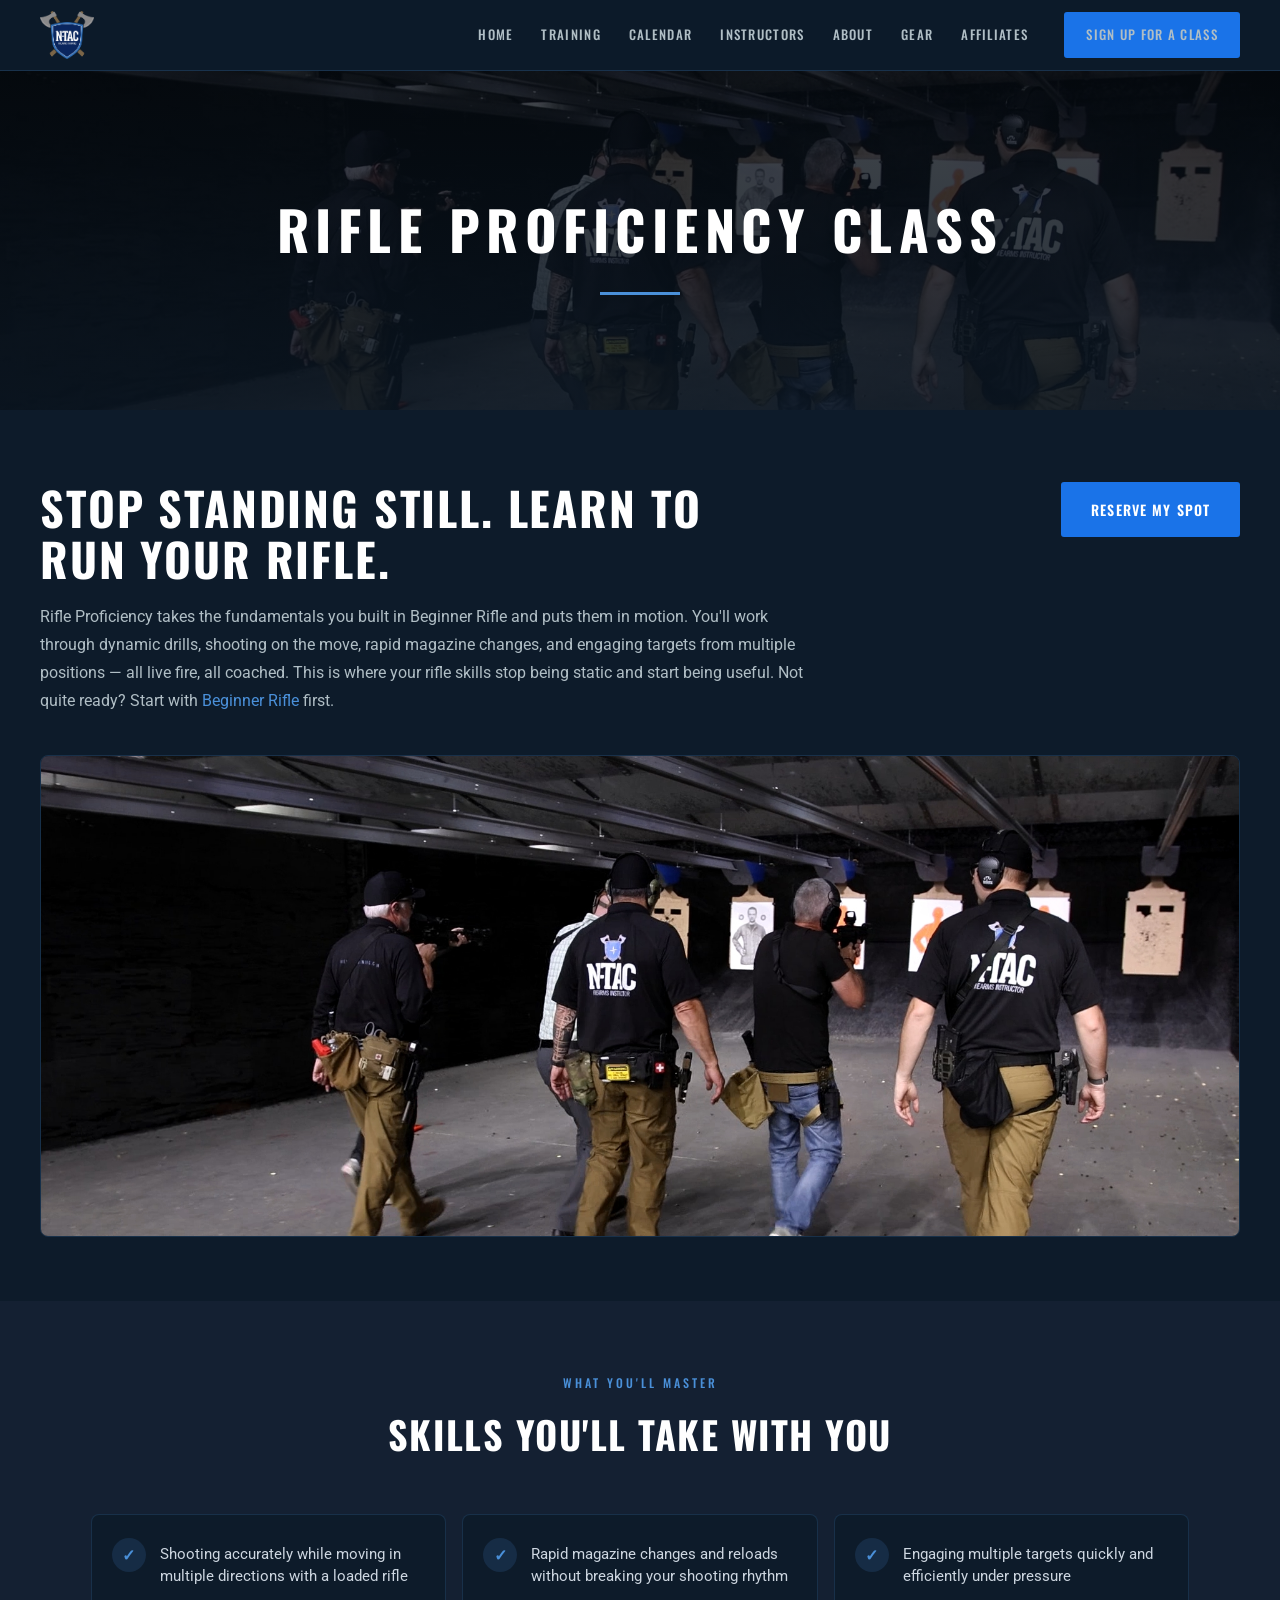
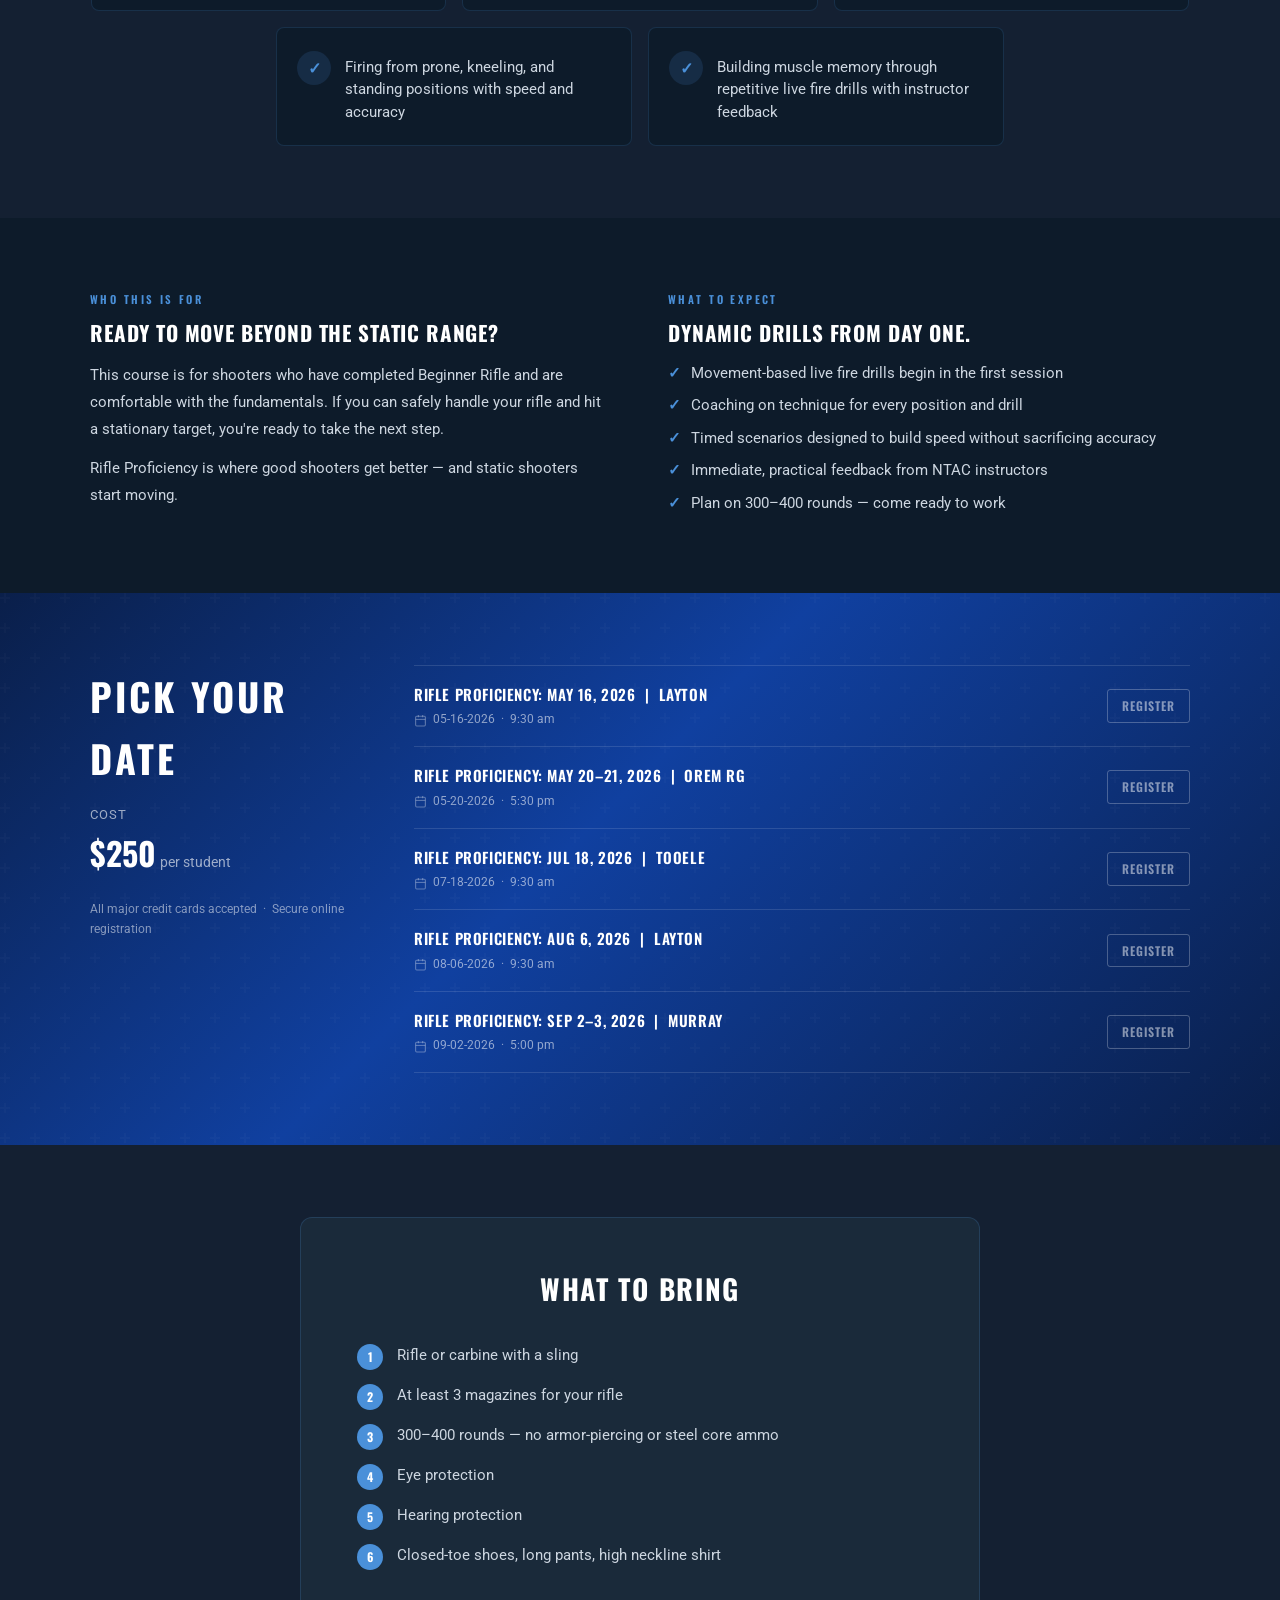
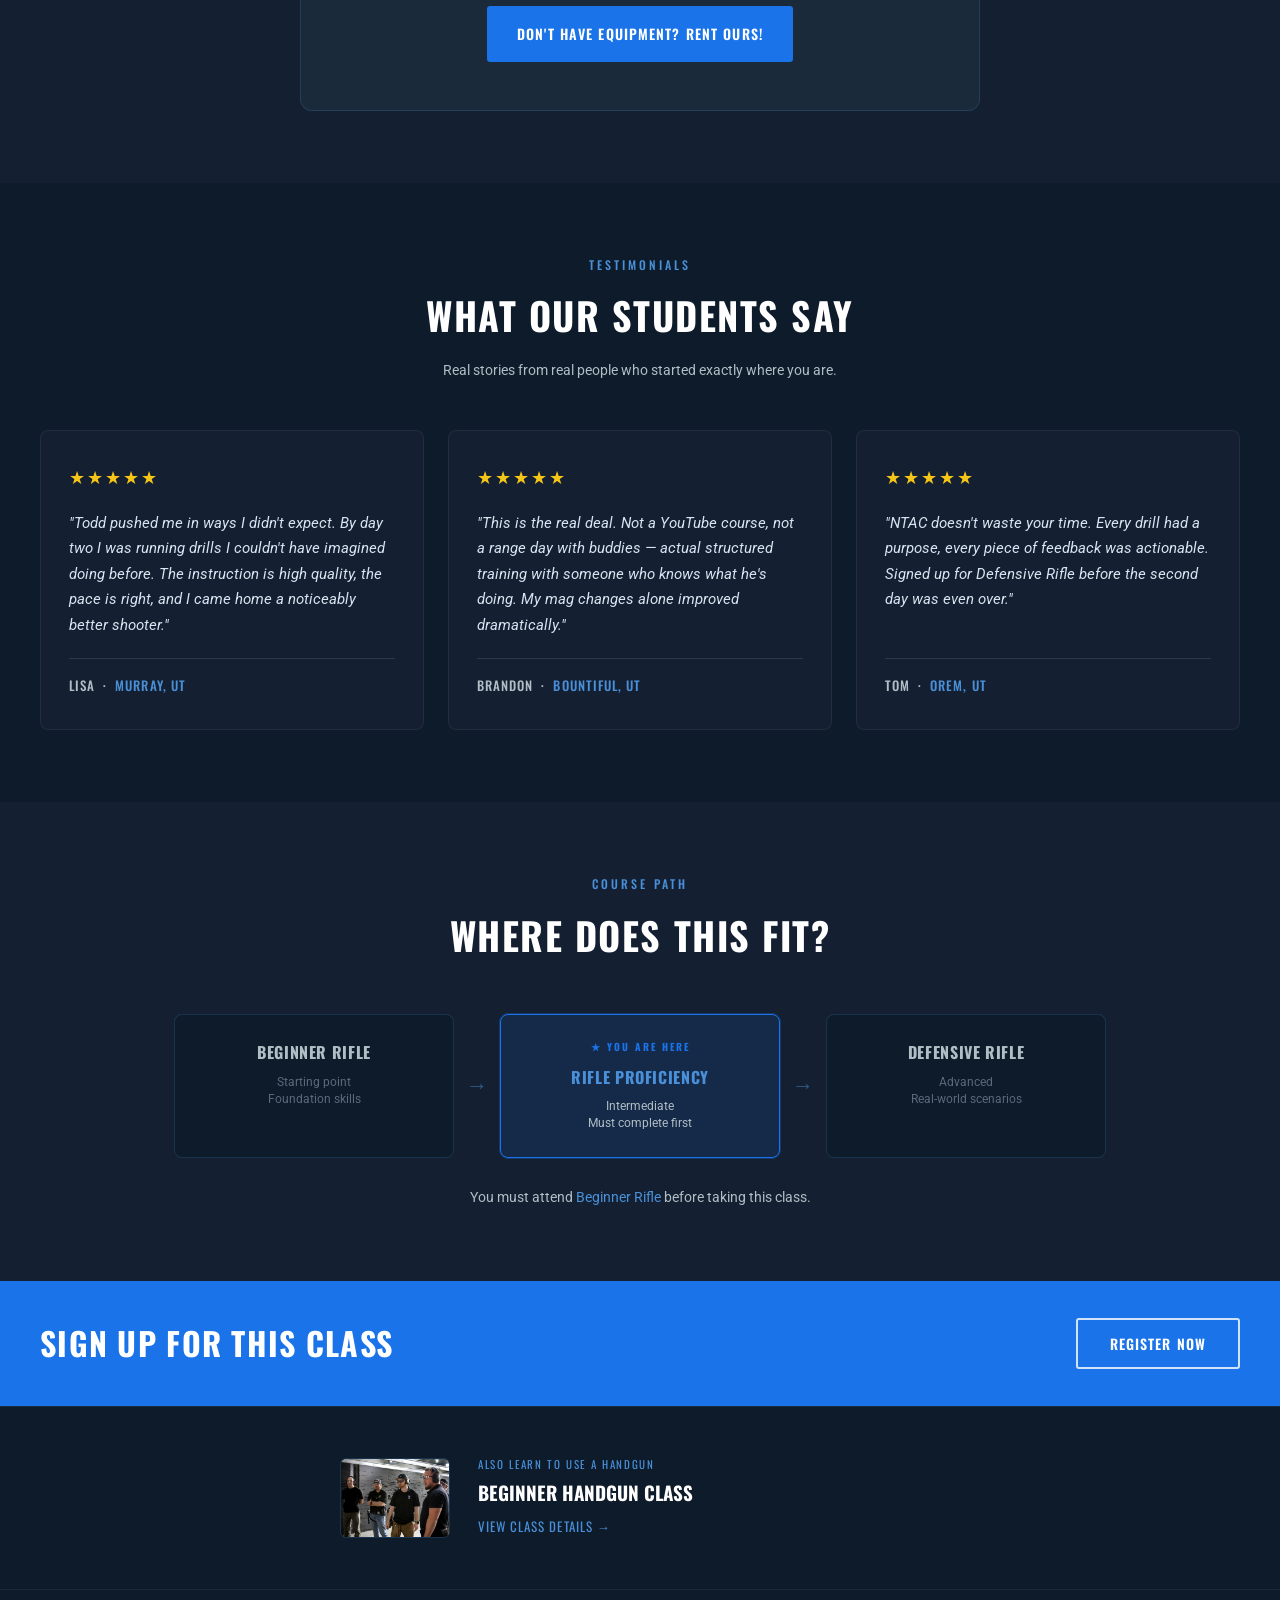
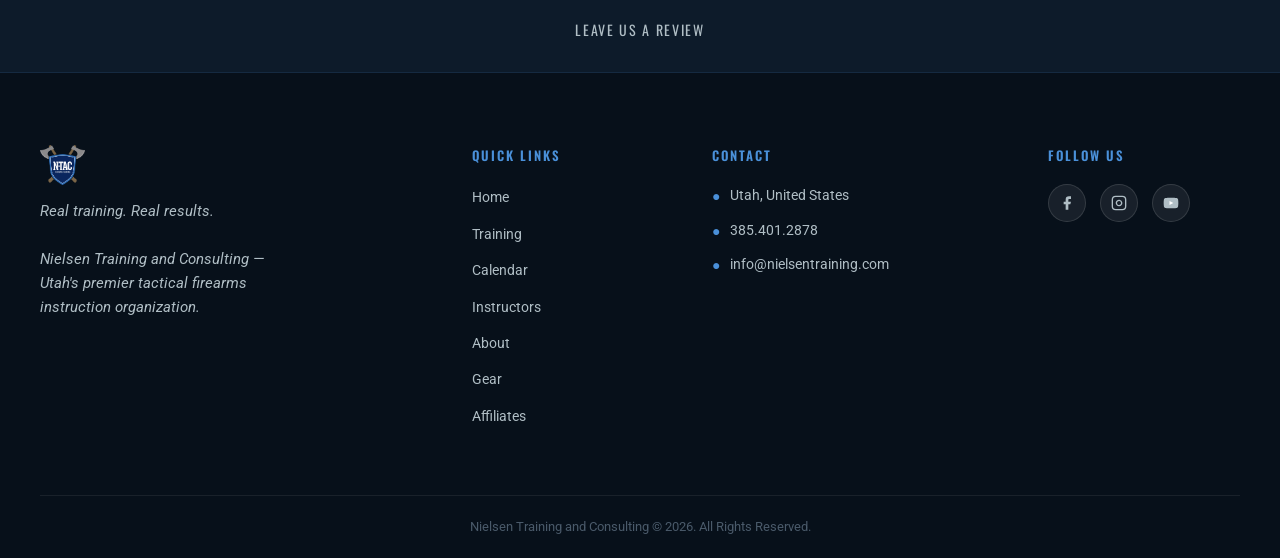
<file: rifle-proficiency.html>
<!DOCTYPE html>
<html lang="en">
<head>
  <meta charset="UTF-8" />
  <meta name="viewport" content="width=device-width, initial-scale=1.0" />
  <title>Rifle Proficiency Class — NTAC</title>
  <link rel="icon" type="image/png" href="images/logo-shield-color.png" />
  <link rel="preconnect" href="https://fonts.googleapis.com" />
  <link rel="preconnect" href="https://fonts.gstatic.com" crossorigin />
  <link href="https://fonts.googleapis.com/css2?family=Oswald:wght@400;500;600;700&family=Roboto:ital,wght@0,400;0,500;0,700;1,400&display=swap" rel="stylesheet" />
  <link rel="stylesheet" href="course.css" />
</head>
<body>

<nav>
  <div class="nav-inner">
    <div class="nav-logo"><a href="index.html"><img src="images/logo-shield-color.png" alt="NTAC" /></a></div>
    <ul class="nav-links">
      <li><a href="index.html">Home</a></li>
      <li><a href="index.html#courses">Training</a></li>
      <li><a href="calendar.html">Calendar</a></li>
      <li><a href="#">Instructors</a></li>
      <li><a href="#">About</a></li>
      <li><a href="#">Gear</a></li>
      <li><a href="#">Affiliates</a></li>
      <li class="nav-cta"><a href="#register" class="btn btn-primary btn-sm">Sign Up for a Class</a></li>
    </ul>
    <button class="hamburger" id="hamburger" aria-label="Menu"><span></span><span></span><span></span></button>
  </div>
</nav>
<div class="mobile-menu" id="mobileMenu">
  <ul>
    <li><a href="index.html" onclick="closeMenu()">Home</a></li>
    <li><a href="index.html#courses" onclick="closeMenu()">Training</a></li>
    <li><a href="calendar.html" onclick="closeMenu()">Calendar</a></li>
    <li><a href="#" onclick="closeMenu()">Instructors</a></li>
    <li><a href="#" onclick="closeMenu()">About</a></li>
    <li><a href="#" onclick="closeMenu()">Gear</a></li>
    <li><a href="#" onclick="closeMenu()">Affiliates</a></li>
  </ul>
  <a href="#register" class="btn btn-primary" onclick="closeMenu()">Sign Up for a Class</a>
</div>

<!-- HERO -->
<div class="course-hero">
  <div class="course-hero-bg" style="background-image: url('images/rifle-proficiency.jpg'); background-position: center 30%;"></div>
  <div class="course-hero-overlay"></div>
  <div class="course-hero-content">
    <h1>Rifle Proficiency Class</h1>
    <div class="course-hero-accent"></div>
  </div>
</div>

<!-- INTRO -->
<section class="course-intro">
  <div class="intro-inner">
    <div class="intro-header">
      <h2 class="intro-headline">Stop Standing Still. Learn To Run Your Rifle.</h2>
      <a href="#register" class="btn btn-primary">Reserve My Spot</a>
    </div>
    <p class="intro-sub">Rifle Proficiency takes the fundamentals you built in Beginner Rifle and puts them in motion. You'll work through dynamic drills, shooting on the move, rapid magazine changes, and engaging targets from multiple positions — all live fire, all coached. This is where your rifle skills stop being static and start being useful. Not quite ready? Start with <a href="beginner-rifle.html" style="color:var(--accent);">Beginner Rifle</a> first.</p>
    <div class="intro-photo">
      <img src="images/rifle-proficiency.jpg" alt="Rifle Proficiency Class" />
    </div>
  </div>
</section>

<!-- WHAT YOU'LL MASTER -->
<section class="master-section">
  <div class="master-inner">
    <div class="section-header">
      <span class="section-label">What You'll Master</span>
      <h2 class="section-heading">Skills You'll Take With You</h2>
    </div>
    <div class="skills-grid">
      <div class="skill-card">
        <div class="skill-icon">&#10003;</div>
        <span class="skill-text">Shooting accurately while moving in multiple directions with a loaded rifle</span>
      </div>
      <div class="skill-card">
        <div class="skill-icon">&#10003;</div>
        <span class="skill-text">Rapid magazine changes and reloads without breaking your shooting rhythm</span>
      </div>
      <div class="skill-card">
        <div class="skill-icon">&#10003;</div>
        <span class="skill-text">Engaging multiple targets quickly and efficiently under pressure</span>
      </div>
      <div class="skill-card">
        <div class="skill-icon">&#10003;</div>
        <span class="skill-text">Firing from prone, kneeling, and standing positions with speed and accuracy</span>
      </div>
      <div class="skill-card">
        <div class="skill-icon">&#10003;</div>
        <span class="skill-text">Building muscle memory through repetitive live fire drills with instructor feedback</span>
      </div>
    </div>
  </div>
</section>

<!-- ABOUT THIS COURSE -->
<section class="about-section">
  <div class="about-inner">
    <div class="about-col">
      <span class="about-col-label">Who This Is For</span>
      <h3>Ready To Move Beyond the Static Range?</h3>
      <p>This course is for shooters who have completed Beginner Rifle and are comfortable with the fundamentals. If you can safely handle your rifle and hit a stationary target, you're ready to take the next step.</p>
      <p>Rifle Proficiency is where good shooters get better — and static shooters start moving.</p>
    </div>
    <div class="about-col">
      <span class="about-col-label">What to Expect</span>
      <h3>Dynamic Drills From Day One.</h3>
      <ul>
        <li>Movement-based live fire drills begin in the first session</li>
        <li>Coaching on technique for every position and drill</li>
        <li>Timed scenarios designed to build speed without sacrificing accuracy</li>
        <li>Immediate, practical feedback from NTAC instructors</li>
        <li>Plan on 300–400 rounds — come ready to work</li>
      </ul>
    </div>
  </div>
</section>

<!-- PICK YOUR DATE -->
<section class="pick-date" id="register">
  <div class="date-grid">
    <div class="date-left">
      <h2>Pick Your Date</h2>
      <div class="date-price">
        <span class="price-from">Cost</span>
        <span class="price-amount">$250</span>
        <span class="price-per"> per student</span>
      </div>
      <p class="date-payment">All major credit cards accepted &nbsp;·&nbsp; Secure online registration</p>
    </div>
    <div class="date-list">
      <div class="date-item">
        <div class="date-item-left">
          <div class="date-name">Rifle Proficiency: May 16, 2026 &nbsp;|&nbsp; Layton</div>
          <div class="date-when"><svg width="13" height="13" viewBox="0 0 24 24" fill="none" stroke="currentColor" stroke-width="2"><rect x="3" y="4" width="18" height="18" rx="2"/><line x1="16" y1="2" x2="16" y2="6"/><line x1="8" y1="2" x2="8" y2="6"/><line x1="3" y1="10" x2="21" y2="10"/></svg> 05-16-2026 &nbsp;·&nbsp; 9:30 am</div>
        </div>
        <a href="#" class="date-register">Register</a>
      </div>
      <div class="date-item">
        <div class="date-item-left">
          <div class="date-name">Rifle Proficiency: May 20–21, 2026 &nbsp;|&nbsp; Orem RG</div>
          <div class="date-when"><svg width="13" height="13" viewBox="0 0 24 24" fill="none" stroke="currentColor" stroke-width="2"><rect x="3" y="4" width="18" height="18" rx="2"/><line x1="16" y1="2" x2="16" y2="6"/><line x1="8" y1="2" x2="8" y2="6"/><line x1="3" y1="10" x2="21" y2="10"/></svg> 05-20-2026 &nbsp;·&nbsp; 5:30 pm</div>
        </div>
        <a href="#" class="date-register">Register</a>
      </div>
      <div class="date-item">
        <div class="date-item-left">
          <div class="date-name">Rifle Proficiency: Jul 18, 2026 &nbsp;|&nbsp; Tooele</div>
          <div class="date-when"><svg width="13" height="13" viewBox="0 0 24 24" fill="none" stroke="currentColor" stroke-width="2"><rect x="3" y="4" width="18" height="18" rx="2"/><line x1="16" y1="2" x2="16" y2="6"/><line x1="8" y1="2" x2="8" y2="6"/><line x1="3" y1="10" x2="21" y2="10"/></svg> 07-18-2026 &nbsp;·&nbsp; 9:30 am</div>
        </div>
        <a href="#" class="date-register">Register</a>
      </div>
      <div class="date-item">
        <div class="date-item-left">
          <div class="date-name">Rifle Proficiency: Aug 6, 2026 &nbsp;|&nbsp; Layton</div>
          <div class="date-when"><svg width="13" height="13" viewBox="0 0 24 24" fill="none" stroke="currentColor" stroke-width="2"><rect x="3" y="4" width="18" height="18" rx="2"/><line x1="16" y1="2" x2="16" y2="6"/><line x1="8" y1="2" x2="8" y2="6"/><line x1="3" y1="10" x2="21" y2="10"/></svg> 08-06-2026 &nbsp;·&nbsp; 9:30 am</div>
        </div>
        <a href="#" class="date-register">Register</a>
      </div>
      <div class="date-item">
        <div class="date-item-left">
          <div class="date-name">Rifle Proficiency: Sep 2–3, 2026 &nbsp;|&nbsp; Murray</div>
          <div class="date-when"><svg width="13" height="13" viewBox="0 0 24 24" fill="none" stroke="currentColor" stroke-width="2"><rect x="3" y="4" width="18" height="18" rx="2"/><line x1="16" y1="2" x2="16" y2="6"/><line x1="8" y1="2" x2="8" y2="6"/><line x1="3" y1="10" x2="21" y2="10"/></svg> 09-02-2026 &nbsp;·&nbsp; 5:00 pm</div>
        </div>
        <a href="#" class="date-register">Register</a>
      </div>
    </div>
  </div>
</section>

<!-- WHAT TO BRING -->
<section class="bring-section">
  <div class="bring-card">
    <h3>What to Bring</h3>
    <ul class="bring-list">
      <li>Rifle or carbine with a sling</li>
      <li>At least 3 magazines for your rifle</li>
      <li>300–400 rounds — no armor-piercing or steel core ammo</li>
      <li>Eye protection</li>
      <li>Hearing protection</li>
      <li>Closed-toe shoes, long pants, high neckline shirt</li>
    </ul>
    <div class="bring-cta">
      <a href="#" class="btn btn-primary">Don't Have Equipment? Rent Ours!</a>
    </div>
  </div>
</section>

<!-- TESTIMONIALS -->
<section class="testimonials">
  <div class="testi-inner">
    <div class="section-header">
      <span class="section-label">Testimonials</span>
      <h2 class="section-heading">What Our Students Say</h2>
    </div>
    <p class="testi-subhead">Real stories from real people who started exactly where you are.</p>
    <div class="testi-grid">
      <div class="testi-card">
        <div class="testi-stars">&#9733;&#9733;&#9733;&#9733;&#9733;</div>
        <p class="testi-quote">"Todd pushed me in ways I didn't expect. By day two I was running drills I couldn't have imagined doing before. The instruction is high quality, the pace is right, and I came home a noticeably better shooter."</p>
        <div class="testi-name">Lisa &nbsp;·&nbsp; <span>Murray, UT</span></div>
      </div>
      <div class="testi-card">
        <div class="testi-stars">&#9733;&#9733;&#9733;&#9733;&#9733;</div>
        <p class="testi-quote">"This is the real deal. Not a YouTube course, not a range day with buddies — actual structured training with someone who knows what he's doing. My mag changes alone improved dramatically."</p>
        <div class="testi-name">Brandon &nbsp;·&nbsp; <span>Bountiful, UT</span></div>
      </div>
      <div class="testi-card">
        <div class="testi-stars">&#9733;&#9733;&#9733;&#9733;&#9733;</div>
        <p class="testi-quote">"NTAC doesn't waste your time. Every drill had a purpose, every piece of feedback was actionable. Signed up for Defensive Rifle before the second day was even over."</p>
        <div class="testi-name">Tom &nbsp;·&nbsp; <span>Orem, UT</span></div>
      </div>
    </div>
  </div>
</section>

<!-- WHERE DOES THIS FIT -->
<section class="course-track">
  <div class="track-inner">
    <div class="section-header">
      <span class="section-label">Course Path</span>
      <h2 class="section-heading">Where Does This Fit?</h2>
    </div>
    <div class="track-path">
      <div class="track-node">
        <div class="track-node-title">Beginner Rifle</div>
        <div class="track-node-sub">Starting point<br>Foundation skills</div>
      </div>
      <div class="track-arrow">&#8594;</div>
      <div class="track-node active">
        <div class="track-badge">&#9733; You Are Here</div>
        <div class="track-node-title">Rifle Proficiency</div>
        <div class="track-node-sub">Intermediate<br>Must complete first</div>
      </div>
      <div class="track-arrow">&#8594;</div>
      <div class="track-node">
        <div class="track-node-title">Defensive Rifle</div>
        <div class="track-node-sub">Advanced<br>Real-world scenarios</div>
      </div>
    </div>
    <p class="prereq-note">You must attend <a href="beginner-rifle.html">Beginner Rifle</a> before taking this class.</p>
  </div>
</section>

<!-- SIGNUP BANNER -->
<div class="signup-banner">
  <h2>Sign up for this class</h2>
  <a href="#register" class="btn btn-outline">Register Now</a>
</div>

<!-- CROSS-SELL -->
<section class="cross-sell">
  <div class="cross-sell-inner">
    <div class="cross-sell-img">
      <img src="images/beginner-handgun.jpg" alt="Beginner Handgun" />
    </div>
    <div>
      <div class="cross-sell-label">Also Learn To Use A Handgun</div>
      <div class="cross-sell-title">Beginner Handgun Class</div>
      <a href="beginner-handgun.html" class="cross-sell-link">View Class Details &rarr;</a>
    </div>
  </div>
</section>

<div class="review-strip"><a href="#">Leave Us a Review</a></div>

<footer>
  <div class="footer-grid">
    <div>
      <div class="footer-logo"><img src="images/logo-shield-color.png" alt="NTAC" /></div>
      <p class="footer-tagline">Real training. Real results.<br><br>Nielsen Training and Consulting — Utah's premier tactical firearms instruction organization.</p>
    </div>
    <div class="footer-col">
      <h4>Quick Links</h4>
      <ul>
        <li><a href="index.html">Home</a></li>
        <li><a href="index.html#courses">Training</a></li>
        <li><a href="calendar.html">Calendar</a></li>
        <li><a href="#">Instructors</a></li>
        <li><a href="#">About</a></li>
        <li><a href="#">Gear</a></li>
        <li><a href="#">Affiliates</a></li>
      </ul>
    </div>
    <div class="footer-col">
      <h4>Contact</h4>
      <div class="footer-contact-item"><span>&#9679;</span><span>Utah, United States</span></div>
      <div class="footer-contact-item"><span>&#9679;</span><a href="tel:3854012878">385.401.2878</a></div>
      <div class="footer-contact-item"><span>&#9679;</span><a href="mailto:info@nielsentraining.com">info@nielsentraining.com</a></div>
    </div>
    <div class="footer-col">
      <h4>Follow Us</h4>
      <div class="social-icons">
        <a href="#" class="social-icon" aria-label="Facebook"><svg width="16" height="16" viewBox="0 0 24 24" fill="currentColor"><path d="M18 2h-3a5 5 0 0 0-5 5v3H7v4h3v8h4v-8h3l1-4h-4V7a1 1 0 0 1 1-1h3z"/></svg></a>
        <a href="#" class="social-icon" aria-label="Instagram"><svg width="16" height="16" viewBox="0 0 24 24" fill="none" stroke="currentColor" stroke-width="2"><rect x="2" y="2" width="20" height="20" rx="5"/><path d="M16 11.37A4 4 0 1 1 12.63 8 4 4 0 0 1 16 11.37z"/><line x1="17.5" y1="6.5" x2="17.51" y2="6.5"/></svg></a>
        <a href="#" class="social-icon" aria-label="YouTube"><svg width="16" height="16" viewBox="0 0 24 24" fill="currentColor"><path d="M22.54 6.42a2.78 2.78 0 0 0-1.95-1.96C18.88 4 12 4 12 4s-6.88 0-8.59.46a2.78 2.78 0 0 0-1.95 1.96A29 29 0 0 0 1 12a29 29 0 0 0 .46 5.58A2.78 2.78 0 0 0 3.41 19.6C5.12 20 12 20 12 20s6.88 0 8.59-.46a2.78 2.78 0 0 0 1.95-1.95A29 29 0 0 0 23 12a29 29 0 0 0-.46-5.58z"/><polygon points="9.75 15.02 15.5 12 9.75 8.98 9.75 15.02" fill="white"/></svg></a>
      </div>
    </div>
  </div>
  <div class="footer-bottom">Nielsen Training and Consulting &copy; 2026. All Rights Reserved.</div>
</footer>

<script>
  const hamburger = document.getElementById('hamburger');
  const mobileMenu = document.getElementById('mobileMenu');
  hamburger.addEventListener('click', () => {
    hamburger.classList.toggle('open');
    mobileMenu.classList.toggle('open');
  });
  function closeMenu() {
    hamburger.classList.remove('open');
    mobileMenu.classList.remove('open');
  }
</script>
</body>
</html>
</file>
<file: course.css>
/* ============================================
   NTAC Course Pages — Shared Stylesheet
   ============================================ */

*, *::before, *::after { box-sizing: border-box; margin: 0; padding: 0; }

:root {
  --navy:       #0d1b2a;
  --navy-light: #142032;
  --navy-mid:   #1a2a3a;
  --accent:     #4a90d9;
  --cta:        #1a73e8;
  --cta-hover:  #1558b0;
  --white:      #ffffff;
  --grey:       #b0bec5;
  --gold:       #f5c518;
}

html { scroll-behavior: smooth; }

body {
  background: var(--navy);
  color: var(--white);
  font-family: 'Roboto', sans-serif;
  font-size: 16px;
  line-height: 1.65;
}

h1, h2, h3, h4 {
  font-family: 'Oswald', sans-serif;
  text-transform: uppercase;
  letter-spacing: 0.04em;
}

a { color: inherit; text-decoration: none; }

/* ---- BUTTONS ---- */
.btn {
  display: inline-block;
  padding: 14px 28px;
  font-family: 'Oswald', sans-serif;
  font-size: 14px;
  font-weight: 600;
  letter-spacing: 0.08em;
  text-transform: uppercase;
  border-radius: 3px;
  cursor: pointer;
  transition: all 0.2s ease;
  border: none;
}

.btn-primary { background: var(--cta); color: var(--white); border: 2px solid var(--cta); }
.btn-primary:hover { background: var(--cta-hover); border-color: var(--cta-hover); transform: translateY(-1px); }

.btn-outline { background: transparent; color: var(--white); border: 2px solid rgba(255,255,255,0.7); }
.btn-outline:hover { background: rgba(255,255,255,0.1); transform: translateY(-1px); }

.btn-sm { padding: 10px 20px; font-size: 13px; }

/* ---- NAV ---- */
nav {
  position: fixed;
  top: 0; left: 0; right: 0;
  z-index: 200;
  background: rgba(13,27,42,0.97);
  backdrop-filter: blur(8px);
  border-bottom: 1px solid rgba(74,144,217,0.2);
}

.nav-inner {
  max-width: 1280px;
  margin: 0 auto;
  padding: 0 40px;
  height: 70px;
  display: flex;
  align-items: center;
  justify-content: space-between;
}

.nav-logo img { height: 48px; width: auto; display: block; }

.nav-links {
  display: flex;
  align-items: center;
  gap: 28px;
  list-style: none;
}

.nav-links a {
  font-family: 'Oswald', sans-serif;
  font-size: 13px;
  font-weight: 500;
  letter-spacing: 0.1em;
  text-transform: uppercase;
  color: var(--grey);
  transition: color 0.2s;
}

.nav-links a:hover { color: var(--white); }
.nav-cta { margin-left: 8px; }

.hamburger {
  display: none;
  flex-direction: column;
  gap: 5px;
  cursor: pointer;
  padding: 8px;
  background: none;
  border: none;
}

.hamburger span {
  display: block;
  width: 24px;
  height: 2px;
  background: var(--white);
  border-radius: 2px;
  transition: all 0.3s ease;
}

.hamburger.open span:nth-child(1) { transform: translateY(7px) rotate(45deg); }
.hamburger.open span:nth-child(2) { opacity: 0; }
.hamburger.open span:nth-child(3) { transform: translateY(-7px) rotate(-45deg); }

.mobile-menu {
  display: none;
  position: fixed;
  top: 70px; left: 0; right: 0;
  background: rgba(7,16,26,0.98);
  backdrop-filter: blur(12px);
  border-bottom: 1px solid rgba(74,144,217,0.2);
  z-index: 199;
  padding: 24px 24px 32px;
  transform: translateY(-100%);
  opacity: 0;
  transition: transform 0.3s ease, opacity 0.3s ease;
}

.mobile-menu.open { transform: translateY(0); opacity: 1; }

.mobile-menu ul {
  list-style: none;
  display: flex;
  flex-direction: column;
  gap: 4px;
  margin-bottom: 20px;
}

.mobile-menu ul a {
  display: block;
  font-family: 'Oswald', sans-serif;
  font-size: 18px;
  font-weight: 500;
  letter-spacing: 0.08em;
  text-transform: uppercase;
  color: var(--grey);
  padding: 10px 0;
  border-bottom: 1px solid rgba(255,255,255,0.06);
  transition: color 0.2s;
}

.mobile-menu ul a:hover { color: var(--white); }
.mobile-menu .btn { width: 100%; text-align: center; }

/* ---- COURSE HERO ---- */
.course-hero {
  position: relative;
  height: 340px;
  display: flex;
  align-items: center;
  justify-content: center;
  text-align: center;
  overflow: hidden;
  margin-top: 70px;
}

.course-hero-bg {
  position: absolute;
  inset: 0;
  background-size: cover;
  background-position: center 25%;
  filter: brightness(0.35);
}

.course-hero-overlay {
  position: absolute;
  inset: 0;
  background: linear-gradient(to bottom, rgba(13,27,42,0.3) 0%, rgba(13,27,42,0.7) 100%);
}

.course-hero-content { position: relative; z-index: 2; }

.course-hero-content h1 {
  font-size: clamp(28px, 5vw, 54px);
  font-weight: 700;
  color: var(--white);
  letter-spacing: 0.12em;
  margin-bottom: 18px;
}

.course-hero-accent { width: 80px; height: 3px; background: var(--accent); margin: 0 auto; }

/* ---- SECTION LABEL + HEADING PATTERN ---- */
.section-header { text-align: center; margin-bottom: 48px; }

.section-label {
  font-family: 'Oswald', sans-serif;
  font-size: 12px;
  font-weight: 500;
  letter-spacing: 0.25em;
  color: var(--accent);
  text-transform: uppercase;
  display: block;
  margin-bottom: 10px;
}

.section-heading {
  font-size: clamp(26px, 3.5vw, 38px);
  font-weight: 700;
  color: var(--white);
}

/* ---- COURSE INTRO ---- */
.course-intro {
  background: var(--navy);
  padding: 72px 40px 64px;
}

.intro-inner { max-width: 1200px; margin: 0 auto; }

.intro-header {
  display: flex;
  justify-content: space-between;
  align-items: flex-start;
  gap: 32px;
  margin-bottom: 20px;
}

.intro-headline {
  font-size: clamp(26px, 3.8vw, 46px);
  font-weight: 700;
  color: var(--white);
  line-height: 1.1;
  max-width: 680px;
}

.intro-sub {
  font-size: 16px;
  color: var(--grey);
  line-height: 1.75;
  max-width: 780px;
  margin-bottom: 40px;
}

.intro-photo {
  border-radius: 8px;
  overflow: hidden;
  border: 1px solid rgba(74,144,217,0.18);
}

.intro-photo img {
  width: 100%;
  max-height: 480px;
  object-fit: cover;
  object-position: center 25%;
  display: block;
}

/* ---- WHAT YOU'LL MASTER ---- */
.master-section {
  background: var(--navy-light);
  padding: 72px 40px;
}

.master-inner { max-width: 1100px; margin: 0 auto; }

.skills-grid {
  display: flex;
  flex-wrap: wrap;
  gap: 16px;
  justify-content: center;
}

.skill-card {
  flex: 0 0 calc(33.333% - 11px);
  background: var(--navy);
  border: 1px solid rgba(74,144,217,0.18);
  border-radius: 8px;
  padding: 22px 20px;
  display: flex;
  align-items: flex-start;
  gap: 14px;
}

.skill-icon {
  width: 34px;
  height: 34px;
  background: rgba(74,144,217,0.15);
  border-radius: 50%;
  display: flex;
  align-items: center;
  justify-content: center;
  color: var(--accent);
  font-size: 16px;
  font-weight: 700;
  font-family: 'Oswald', sans-serif;
  flex-shrink: 0;
  margin-top: 1px;
}

.skill-text {
  font-size: 15px;
  color: #cdd6e0;
  line-height: 1.5;
  padding-top: 6px;
}

/* ---- ABOUT THIS COURSE ---- */
.about-section {
  background: var(--navy);
  padding: 72px 40px;
}

.about-inner {
  max-width: 1100px;
  margin: 0 auto;
  display: grid;
  grid-template-columns: 1fr 1fr;
  gap: 56px;
}

.about-col-label {
  font-family: 'Oswald', sans-serif;
  font-size: 11px;
  font-weight: 600;
  letter-spacing: 0.22em;
  color: var(--accent);
  text-transform: uppercase;
  display: block;
  margin-bottom: 12px;
}

.about-col h3 {
  font-size: 21px;
  font-weight: 700;
  color: var(--white);
  margin-bottom: 16px;
  line-height: 1.2;
}

.about-col p {
  font-size: 15px;
  color: #cdd6e0;
  line-height: 1.8;
  margin-bottom: 12px;
}

.about-col ul {
  list-style: none;
  display: flex;
  flex-direction: column;
  gap: 10px;
  margin-top: 4px;
}

.about-col ul li {
  display: flex;
  align-items: flex-start;
  gap: 10px;
  font-size: 15px;
  color: #cdd6e0;
  line-height: 1.5;
}

.about-col ul li::before {
  content: '✓';
  color: var(--accent);
  font-weight: 700;
  flex-shrink: 0;
  line-height: 1.5;
}

/* ---- PICK YOUR DATE ---- */
.pick-date {
  background: linear-gradient(135deg, #0a1f4a 0%, #1040a0 45%, #0a1f4a 100%);
  padding: 72px 40px;
  position: relative;
  overflow: hidden;
}

.pick-date::before {
  content: '';
  position: absolute;
  inset: 0;
  background: url("data:image/svg+xml,%3Csvg width='60' height='60' viewBox='0 0 60 60' xmlns='http://www.w3.org/2000/svg'%3E%3Cg fill='none' fill-rule='evenodd'%3E%3Cg fill='%23ffffff' fill-opacity='0.02'%3E%3Cpath d='M36 34v-4h-2v4h-4v2h4v4h2v-4h4v-2h-4zm0-30V0h-2v4h-4v2h4v4h2V6h4V4h-4zM6 34v-4H4v4H0v2h4v4h2v-4h4v-2H6zM6 4V0H4v4H0v2h4v4h2V6h4V4H6z'/%3E%3C/g%3E%3C/g%3E%3C/svg%3E");
  pointer-events: none;
}

.date-grid {
  display: grid;
  grid-template-columns: 260px 1fr;
  gap: 64px;
  align-items: start;
  max-width: 1100px;
  margin: 0 auto;
  position: relative;
}

.date-left h2 {
  font-size: 38px;
  font-weight: 700;
  color: var(--white);
  letter-spacing: 0.08em;
  margin-bottom: 14px;
}

.date-price { margin-bottom: 20px; }

.date-price .price-from {
  font-size: 13px;
  color: rgba(255,255,255,0.6);
  text-transform: uppercase;
  letter-spacing: 0.08em;
  display: block;
  margin-bottom: 2px;
}

.date-price .price-amount {
  font-family: 'Oswald', sans-serif;
  font-size: 32px;
  font-weight: 700;
  color: var(--white);
}

.date-price .price-per { font-size: 14px; color: rgba(255,255,255,0.6); }

.date-payment { font-size: 12px; color: rgba(255,255,255,0.5); margin-top: 12px; }

.date-list { display: flex; flex-direction: column; }

.date-item {
  padding: 16px 0;
  border-bottom: 1px solid rgba(255,255,255,0.12);
  display: flex;
  justify-content: space-between;
  align-items: center;
  gap: 16px;
}

.date-item:first-child { border-top: 1px solid rgba(255,255,255,0.12); }
.date-item-left { flex: 1; }

.date-name {
  font-family: 'Oswald', sans-serif;
  font-weight: 600;
  font-size: 15px;
  color: var(--white);
  text-transform: uppercase;
  letter-spacing: 0.04em;
  margin-bottom: 4px;
}

.date-when {
  font-size: 12px;
  color: rgba(255,255,255,0.55);
  display: flex;
  align-items: center;
  gap: 6px;
}

.date-when svg { opacity: 0.6; flex-shrink: 0; }

.date-register {
  font-family: 'Oswald', sans-serif;
  font-size: 12px;
  font-weight: 600;
  letter-spacing: 0.08em;
  text-transform: uppercase;
  color: rgba(255,255,255,0.5);
  border: 1px solid rgba(255,255,255,0.25);
  border-radius: 3px;
  padding: 6px 14px;
  white-space: nowrap;
  transition: all 0.2s;
}

.date-register:hover {
  color: var(--white);
  border-color: var(--white);
  background: rgba(255,255,255,0.08);
}

/* ---- WHAT TO BRING ---- */
.bring-section {
  background: var(--navy-light);
  padding: 72px 40px;
}

.bring-card {
  max-width: 680px;
  margin: 0 auto;
  background: var(--navy-mid);
  border: 1px solid rgba(74,144,217,0.2);
  border-radius: 12px;
  padding: 48px 56px;
}

.bring-card h3 {
  font-size: 28px;
  font-weight: 700;
  color: var(--white);
  margin-bottom: 32px;
  letter-spacing: 0.06em;
  text-align: center;
}

.bring-list {
  list-style: none;
  counter-reset: bring-counter;
  display: flex;
  flex-direction: column;
  gap: 14px;
  margin-bottom: 36px;
}

.bring-list li {
  display: flex;
  align-items: flex-start;
  gap: 14px;
  font-size: 15px;
  color: #cdd6e0;
  line-height: 1.5;
  counter-increment: bring-counter;
}

.bring-list li::before {
  content: counter(bring-counter);
  color: var(--white);
  background: var(--accent);
  border-radius: 50%;
  min-width: 26px;
  height: 26px;
  display: inline-flex;
  align-items: center;
  justify-content: center;
  font-family: 'Oswald', sans-serif;
  font-weight: 700;
  font-size: 12px;
  flex-shrink: 0;
  line-height: 1;
}

.bring-cta { text-align: center; }

/* ---- TESTIMONIALS ---- */
.testimonials {
  background: var(--navy);
  padding: 72px 40px;
}

.testi-inner { max-width: 1200px; margin: 0 auto; }

.testi-subhead {
  text-align: center;
  color: var(--grey);
  font-size: 14px;
  margin-top: -36px;
  margin-bottom: 48px;
}

.testi-grid {
  display: grid;
  grid-template-columns: repeat(3, 1fr);
  gap: 24px;
}

.testi-card {
  background: var(--navy-light);
  border-radius: 8px;
  padding: 32px 28px;
  border: 1px solid rgba(255,255,255,0.06);
  display: flex;
  flex-direction: column;
}

.testi-stars { color: var(--gold); font-size: 18px; letter-spacing: 2px; margin-bottom: 18px; }

.testi-quote {
  font-style: italic;
  color: #d8e4ef;
  font-size: 15px;
  line-height: 1.7;
  flex: 1;
  margin-bottom: 20px;
}

.testi-name {
  font-family: 'Oswald', sans-serif;
  font-size: 13px;
  font-weight: 500;
  letter-spacing: 0.08em;
  color: var(--grey);
  text-transform: uppercase;
  border-top: 1px solid rgba(255,255,255,0.1);
  padding-top: 16px;
}

.testi-name span { color: var(--accent); }

/* ---- COURSE TRACK ---- */
.course-track {
  background: var(--navy-light);
  padding: 72px 40px;
  text-align: center;
}

.track-inner { max-width: 1000px; margin: 0 auto; }

.track-path {
  display: flex;
  align-items: stretch;
  justify-content: center;
  gap: 0;
  margin-bottom: 28px;
}

.track-node {
  flex: 1;
  max-width: 280px;
  background: var(--navy);
  border: 1px solid rgba(74,144,217,0.2);
  border-radius: 8px;
  padding: 24px 20px;
  text-align: center;
  transition: all 0.2s;
}

.track-node.active {
  background: rgba(26,115,232,0.12);
  border-color: var(--cta);
  box-shadow: 0 0 0 1px rgba(26,115,232,0.3);
}

.track-badge {
  display: none;
  font-family: 'Oswald', sans-serif;
  font-size: 10px;
  font-weight: 700;
  letter-spacing: 0.2em;
  color: var(--cta);
  text-transform: uppercase;
  margin-bottom: 8px;
}

.track-node.active .track-badge { display: block; }

.track-node-title {
  font-family: 'Oswald', sans-serif;
  font-size: 16px;
  font-weight: 700;
  color: var(--grey);
  text-transform: uppercase;
  letter-spacing: 0.04em;
  margin-bottom: 8px;
}

.track-node.active .track-node-title { color: var(--accent); }

.track-node-sub { font-size: 12px; color: #5a6a7a; line-height: 1.45; }
.track-node.active .track-node-sub { color: var(--grey); }

.track-arrow {
  display: flex;
  align-items: center;
  padding: 0 12px;
  color: rgba(74,144,217,0.5);
  font-size: 22px;
  flex-shrink: 0;
  align-self: center;
}

.prereq-note { font-size: 14px; color: var(--grey); margin-top: 20px; }
.prereq-note a { color: var(--accent); }
.prereq-note a:hover { color: var(--white); }

.permit-link {
  margin-top: 16px;
  font-size: 14px;
  color: var(--accent);
  font-family: 'Oswald', sans-serif;
  letter-spacing: 0.06em;
  text-transform: uppercase;
  transition: color 0.2s;
  display: inline-block;
}

.permit-link:hover { color: var(--white); }

/* ---- SIGNUP BANNER ---- */
.signup-banner {
  background: var(--cta);
  padding: 36px 40px;
  display: flex;
  align-items: center;
  justify-content: space-between;
  gap: 24px;
}

.signup-banner h2 {
  font-size: clamp(22px, 3vw, 32px);
  color: var(--white);
  letter-spacing: 0.04em;
}

.signup-banner .btn-outline {
  border-color: rgba(255,255,255,0.8);
  color: var(--white);
  padding: 12px 32px;
}

.signup-banner .btn-outline:hover { background: rgba(255,255,255,0.15); border-color: var(--white); }

/* ---- CROSS-SELL ---- */
.cross-sell {
  background: var(--navy);
  padding: 48px 40px;
  border-top: 1px solid rgba(74,144,217,0.12);
}

.cross-sell-inner {
  max-width: 600px;
  margin: 0 auto;
  display: flex;
  align-items: center;
  gap: 28px;
}

.cross-sell-img {
  width: 110px;
  height: 80px;
  border-radius: 6px;
  overflow: hidden;
  flex-shrink: 0;
  border: 1px solid rgba(74,144,217,0.2);
}

.cross-sell-img img { width: 100%; height: 100%; object-fit: cover; }

.cross-sell-label {
  font-size: 11px;
  color: var(--accent);
  text-transform: uppercase;
  letter-spacing: 0.15em;
  font-family: 'Oswald', sans-serif;
  margin-bottom: 4px;
}

.cross-sell-title {
  font-family: 'Oswald', sans-serif;
  font-size: 19px;
  color: var(--white);
  text-transform: uppercase;
  font-weight: 700;
  margin-bottom: 6px;
}

.cross-sell-link {
  font-size: 13px;
  color: var(--accent);
  text-transform: uppercase;
  font-family: 'Oswald', sans-serif;
  letter-spacing: 0.08em;
  transition: color 0.2s;
}

.cross-sell-link:hover { color: var(--white); }

/* ---- REVIEW STRIP ---- */
.review-strip {
  background: var(--navy);
  text-align: center;
  padding: 28px 40px;
  border-top: 1px solid rgba(255,255,255,0.06);
}

.review-strip a {
  font-family: 'Oswald', sans-serif;
  font-size: 14px;
  color: var(--grey);
  letter-spacing: 0.12em;
  text-transform: uppercase;
  transition: color 0.2s;
}

.review-strip a:hover { color: var(--white); }

/* ---- FOOTER ---- */
footer {
  background: #07101a;
  padding: 72px 40px 0;
  border-top: 1px solid rgba(74,144,217,0.2);
}

.footer-grid {
  max-width: 1200px;
  margin: 0 auto;
  display: grid;
  grid-template-columns: 2fr 1fr 1.5fr 1fr;
  gap: 48px;
  padding-bottom: 56px;
}

.footer-logo { display: flex; align-items: center; gap: 10px; margin-bottom: 14px; }
.footer-logo img { height: 40px; }

.footer-tagline {
  font-style: italic;
  color: var(--grey);
  font-size: 15px;
  line-height: 1.6;
  max-width: 240px;
}

.footer-col h4 {
  font-family: 'Oswald', sans-serif;
  font-size: 13px;
  font-weight: 600;
  letter-spacing: 0.15em;
  color: var(--accent);
  text-transform: uppercase;
  margin-bottom: 18px;
}

.footer-col ul { list-style: none; }
.footer-col ul li { margin-bottom: 10px; }
.footer-col ul a { font-size: 14px; color: var(--grey); transition: color 0.2s; }
.footer-col ul a:hover { color: var(--white); }

.footer-contact-item {
  display: flex;
  align-items: flex-start;
  gap: 10px;
  margin-bottom: 10px;
  font-size: 14px;
  color: var(--grey);
}

.footer-contact-item span:first-child { color: var(--accent); flex-shrink: 0; margin-top: 1px; }

.social-icons { display: flex; gap: 14px; margin-top: 4px; }

.social-icon {
  width: 38px;
  height: 38px;
  border-radius: 50%;
  background: rgba(255,255,255,0.07);
  border: 1px solid rgba(255,255,255,0.12);
  display: flex;
  align-items: center;
  justify-content: center;
  color: var(--grey);
  transition: all 0.2s;
}

.social-icon:hover { background: var(--cta); border-color: var(--cta); color: var(--white); }

.footer-bottom {
  max-width: 1200px;
  margin: 0 auto;
  padding: 20px 0;
  border-top: 1px solid rgba(255,255,255,0.07);
  text-align: center;
  font-size: 13px;
  color: #4a5a6a;
}

/* ============================================
   RESPONSIVE
   ============================================ */

@media (max-width: 900px) {
  .nav-inner { padding: 0 20px; }
  .nav-links { display: none; }
  .hamburger { display: flex; }
  .mobile-menu { display: block; }

  .course-hero { height: 280px; }

  .course-intro,
  .master-section,
  .about-section,
  .bring-section,
  .testimonials,
  .course-track { padding-left: 20px; padding-right: 20px; }

  .intro-header { flex-direction: column; gap: 20px; }

  .skill-card { flex: 0 0 calc(50% - 8px); }

  .about-inner { grid-template-columns: 1fr; gap: 36px; }

  .pick-date { padding: 56px 20px; }
  .date-grid { grid-template-columns: 1fr; gap: 32px; }

  .bring-card { padding: 36px 28px; }

  .testi-grid { grid-template-columns: 1fr; }

  .track-path { flex-direction: column; align-items: center; gap: 0; }
  .track-node { max-width: 100%; width: 100%; }
  .track-arrow { transform: rotate(90deg); padding: 8px 0; }

  .signup-banner { flex-direction: column; text-align: center; padding: 32px 20px; }

  .cross-sell-inner { flex-direction: column; text-align: center; gap: 16px; }
  .cross-sell-img { width: 100%; height: 120px; }

  .footer-grid { grid-template-columns: 1fr 1fr; gap: 32px; }
  footer { padding: 48px 20px 0; }
}

@media (max-width: 560px) {
  .nav-logo img { height: 40px; }
  .course-hero { height: 220px; }
  .skill-card { flex: 0 0 100%; }
  .footer-grid { grid-template-columns: 1fr; gap: 32px; }
  .footer-tagline { max-width: 100%; }
}
</file>
